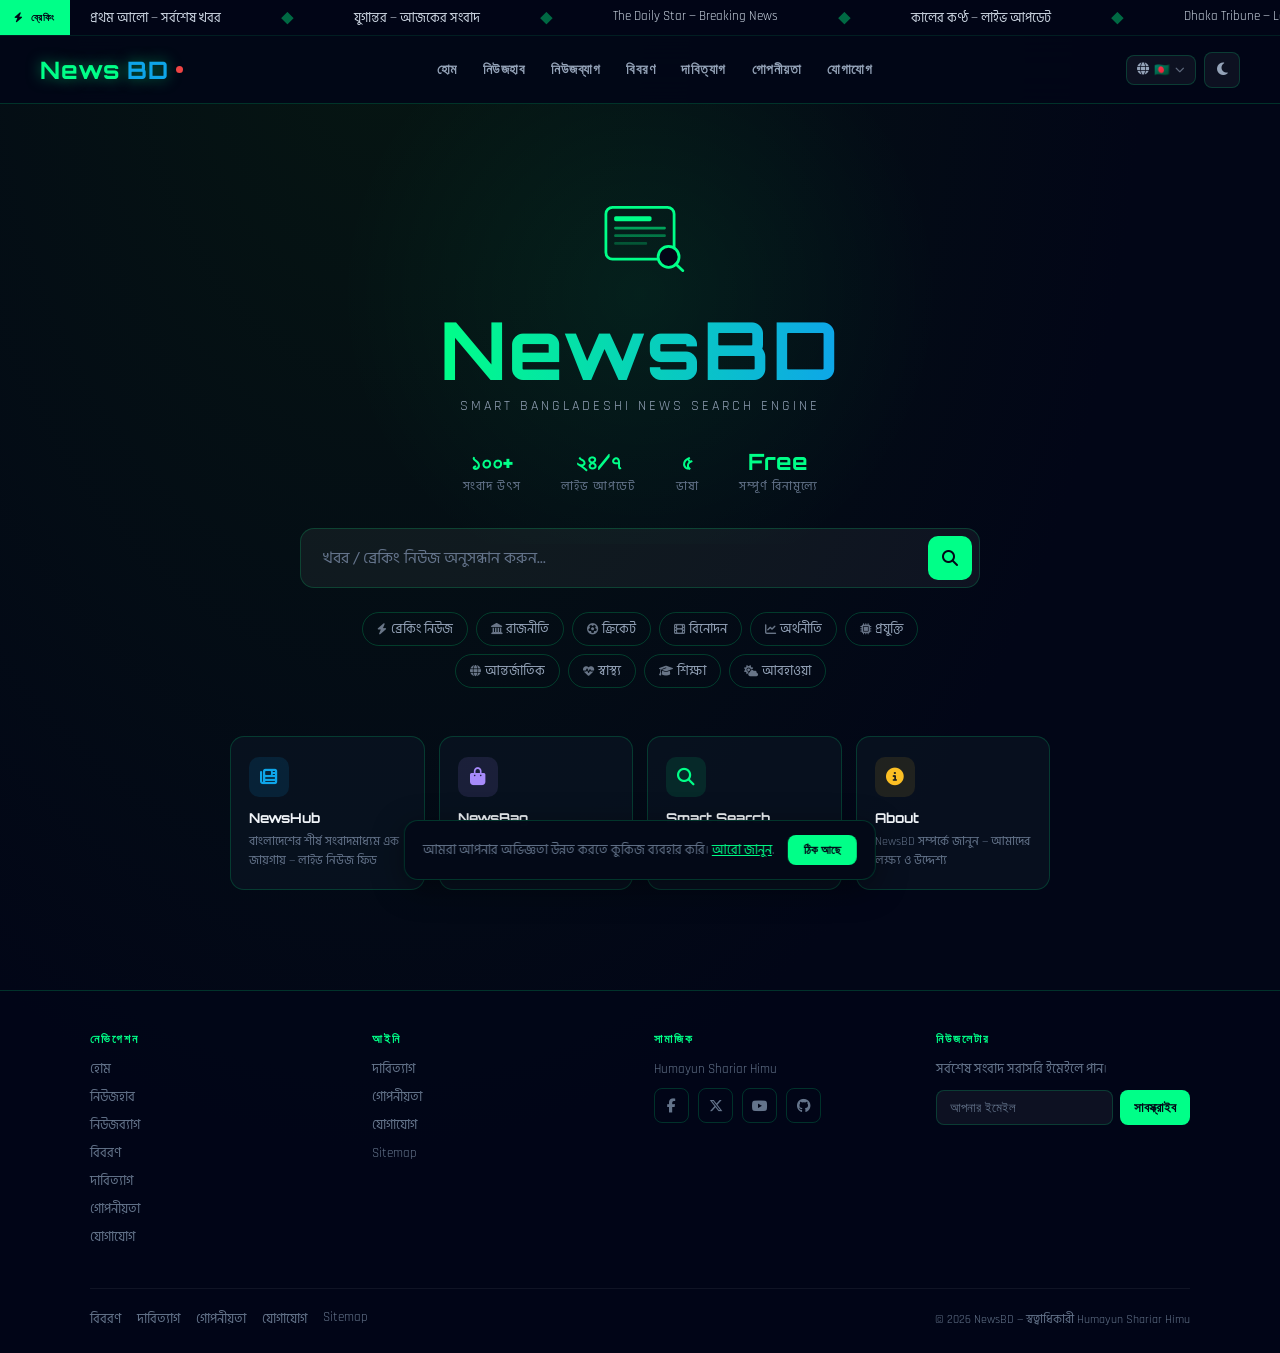
<file: index.html>
<!DOCTYPE html>
<html lang="bn" dir="ltr">
<head>
  <meta charset="UTF-8">
  <meta name="viewport" content="width=device-width, initial-scale=1.0, maximum-scale=5.0">
  <title>NewsBD | বাংলাদেশের সেরা নিউজ সার্চ ইঞ্জিন</title>
  <meta name="description" content="NewsBD — বাংলাদেশের সবচেয়ে স্মার্ট নিউজ সার্চ ইঞ্জিন। প্রথম আলো, যুগান্তর, Daily Star সহ সকল সংবাদপত্র এক জায়গায়। ব্রেকিং নিউজ, রাজনীতি, খেলাধুলা, অর্থনীতি।">
  <meta name="keywords" content="Bangladesh news, BD news, NewsBD, Bangla news, প্রথম আলো, যুগান্তর, Daily Star, ব্রেকিং নিউজ, বাংলাদেশ সংবাদ, news aggregator">
  <meta name="robots" content="index, follow, max-image-preview:large, max-snippet:-1, max-video-preview:-1">
  <meta name="author" content="Humayun Shariar Himu">
  <meta name="theme-color" content="#00ff88">
  <meta name="mobile-web-app-capable" content="yes">
  <meta name="apple-mobile-web-app-capable" content="yes">
  <meta name="apple-mobile-web-app-status-bar-style" content="black-translucent">
  <meta name="apple-mobile-web-app-title" content="NewsBD">
  <meta name="application-name" content="NewsBD">
  <meta name="format-detection" content="telephone=no">
  <meta name="rating" content="general">
  <meta name="revisit-after" content="1 day">

  <!-- Open Graph -->
  <meta property="og:type" content="website">
  <meta property="og:url" content="https://newsbd.psychotech.top/">
  <meta property="og:title" content="NewsBD | বাংলাদেশের সেরা নিউজ সার্চ ইঞ্জিন">
  <meta property="og:description" content="সকল বাংলাদেশী সংবাদপত্র এক জায়গায় — NewsBD। ব্রেকিং নিউজ, রাজনীতি, খেলাধুলা, অর্থনীতি ও আরো।">
  <meta property="og:image" content="https://newsbd.psychotech.top/newsbd_cover.png">
  <meta property="og:image:width" content="1280">
  <meta property="og:image:height" content="720">
  <meta property="og:image:alt" content="NewsBD — Bangladesh News Search Engine">
  <meta property="og:locale" content="bn_BD">
  <meta property="og:locale:alternate" content="en_US">
  <meta property="og:site_name" content="NewsBD">

  <!-- Twitter Card -->
  <meta name="twitter:card" content="summary_large_image">
  <meta name="twitter:site" content="@HumayunShariarHimu">
  <meta name="twitter:creator" content="@HumayunShariarHimu">
  <meta name="twitter:title" content="NewsBD | Bangladesh News Search Engine">
  <meta name="twitter:description" content="All Bangladeshi newspapers in one place. Search breaking news, politics, sports and more.">
  <meta name="twitter:image" content="https://newsbd.psychotech.top/newsbd_cover.png">

  <!-- hreflang -->
  <link rel="alternate" hreflang="bn" href="https://newsbd.psychotech.top/">
  <link rel="alternate" hreflang="en" href="https://newsbd.psychotech.top/">
  <link rel="alternate" hreflang="x-default" href="https://newsbd.psychotech.top/">

  <!-- Icons & PWA -->
  <link rel="icon" href="./newsbd.png" type="image/png">
  <link rel="apple-touch-icon" href="./newsbd.png">
  <link rel="manifest" href="./manifest.json">
  <link rel="canonical" href="https://newsbd.psychotech.top/">

  <!-- Preconnect -->
  <link rel="preconnect" href="https://fonts.googleapis.com">
  <link rel="preconnect" href="https://fonts.gstatic.com" crossorigin>
  <link rel="preconnect" href="https://cdnjs.cloudflare.com">

  <!-- Styles -->
  <link rel="stylesheet" href="./shared.css">
  <link rel="stylesheet" href="https://cdnjs.cloudflare.com/ajax/libs/font-awesome/6.4.0/css/all.min.css">

  <!-- Structured Data -->
  <script type="application/ld+json">
  {
    "@context": "https://schema.org",
    "@type": "WebSite",
    "name": "NewsBD",
    "alternateName": ["নিউজবিডি", "Bangladesh News Search"],
    "url": "https://newsbd.psychotech.top",
    "description": "NewsBD is Bangladesh's smartest news search engine — all newspapers in one place.",
    "inLanguage": ["bn", "en"],
    "potentialAction": {
      "@type": "SearchAction",
      "target": { "@type": "EntryPoint", "urlTemplate": "https://newsbd.psychotech.top/search.html?q={search_term_string}" },
      "query-input": "required name=search_term_string"
    },
    "publisher": {
      "@type": "Person",
      "name": "Humayun Shariar Himu",
      "url": "https://newsbd.psychotech.top/humayun_shariar_himu.html"
    }
  }
  </script>
  <script type="application/ld+json">
  {
    "@context": "https://schema.org",
    "@type": "Organization",
    "name": "NewsBD",
    "url": "https://newsbd.psychotech.top",
    "logo": "https://newsbd.psychotech.top/newsbd.png",
    "sameAs": [
      "https://www.facebook.com/humayunshariarhimu",
      "https://twitter.com/HumayunShariarHimu"
    ]
  }
  </script>

  <!-- Google Analytics -->
  <script async src="https://www.googletagmanager.com/gtag/js?id=G-GSKWQGGTLK"></script>
  <script>window.dataLayer=window.dataLayer||[];function gtag(){dataLayer.push(arguments);}gtag('js',new Date());gtag('config','G-GSKWQGGTLK',{anonymize_ip:true});</script>

  <style>
    /* ── HERO ─────────────────────────── */
    .hero {
      flex:1; display:flex; flex-direction:column;
      align-items:center; justify-content:center;
      padding:clamp(28px,6vw,80px) 20px clamp(40px,8vw,100px);
      text-align:center; position:relative; overflow:hidden;
    }
    .hero::before {
      content:''; position:absolute;
      width:700px; height:500px;
      background:radial-gradient(circle,rgba(0,255,136,0.07) 0%,transparent 70%);
      top:-60px; left:50%; transform:translateX(-50%);
      pointer-events:none;
    }
    .hero-logo svg {
      width:clamp(70px,16vw,110px);
      animation:pulse-glow 3s ease-in-out infinite;
    }
    .hero-title {
      font-family:'Orbitron',sans-serif;
      font-size:clamp(2.4rem,10vw,5rem);
      font-weight:700;
      background:linear-gradient(90deg,var(--primary) 0%,var(--secondary) 100%);
      -webkit-background-clip:text; -webkit-text-fill-color:transparent; background-clip:text;
      letter-spacing:2px; margin:8px 0 4px; line-height:1.1;
    }
    .hero-sub {
      font-size:clamp(0.65rem,2.2vw,0.85rem);
      color:#94a3b8; letter-spacing:3px; text-transform:uppercase; margin-bottom:32px;
    }
    /* Stats bar */
    .hero-stats {
      display:flex; gap:clamp(16px,4vw,40px); margin-bottom:32px;
      flex-wrap:wrap; justify-content:center;
    }
    .hero-stat { text-align:center; }
    .hero-stat strong { display:block; font-family:'Orbitron',sans-serif; font-size:clamp(1rem,3vw,1.4rem); color:var(--primary); }
    .hero-stat span { font-size:0.72rem; color:var(--muted); letter-spacing:1px; text-transform:uppercase; }

    /* Trending tags */
    .trending { display:flex; flex-wrap:wrap; justify-content:center; gap:8px; margin-top:24px; max-width:660px; }
    .tag { padding:6px 14px; border:1px solid rgba(0,255,136,0.2); border-radius:100px; font-size:0.8rem; color:#94a3b8; cursor:pointer; transition:all 0.2s; white-space:nowrap; }
    .tag:hover { border-color:var(--primary); color:var(--primary); background:rgba(0,255,136,0.06); }
    .tag i { font-size:0.7rem; margin-right:4px; opacity:0.7; }

    /* Feature cards */
    .features { display:grid; grid-template-columns:repeat(auto-fit,minmax(190px,1fr)); gap:14px; width:100%; max-width:820px; margin-top:48px; }
    .feat-card { padding:20px 18px; border-radius:14px; background:var(--card); border:1px solid var(--glass-border); text-align:left; text-decoration:none; display:block; transition:all 0.25s; }
    .feat-card:hover { border-color:rgba(0,255,136,0.4); background:rgba(0,255,136,0.04); transform:translateY(-3px); box-shadow:0 12px 32px rgba(0,0,0,0.3); }
    .feat-icon { width:40px; height:40px; border-radius:10px; background:rgba(0,255,136,0.1); display:flex; align-items:center; justify-content:center; font-size:1.1rem; color:var(--primary); margin-bottom:12px; }
    .feat-card h3 { font-family:'Orbitron',sans-serif; font-size:0.85rem; color:#f1f5f9; margin-bottom:6px; }
    .feat-card p { font-size:0.78rem; color:var(--muted); line-height:1.5; }
    .feat-card.hub .feat-icon { background:rgba(14,165,233,0.12); color:var(--secondary); }
    .feat-card.bag .feat-icon { background:rgba(167,139,250,0.12); color:var(--accent); }
    .feat-card.search .feat-icon { background:rgba(0,255,136,0.1); color:var(--primary); }
    .feat-card.about .feat-icon { background:rgba(251,191,36,0.1); color:#fbbf24; }

    @media(max-width:480px) {
      .features { grid-template-columns:1fr 1fr; }
      .feat-card { padding:14px 12px; }
      .feat-icon { width:34px; height:34px; font-size:0.95rem; }
      .feat-card h3 { font-size:0.76rem; }
      .feat-card p { font-size:0.72rem; }
    }
  </style>
</head>
<body>
  <div class="nb-page">
    <main class="hero" role="main">
      <div class="hero-logo anim-up">
        <svg viewBox="0 0 200 200" xmlns="http://www.w3.org/2000/svg" aria-hidden="true">
          <rect x="38" y="48" width="124" height="94" rx="12" fill="none" stroke="#00ff88" stroke-width="5"/>
          <rect x="53" y="64" width="68" height="9" rx="3" fill="#00ff88"/>
          <rect x="53" y="83" width="94" height="5" rx="2" fill="#00ff88" opacity="0.6"/>
          <rect x="53" y="97" width="94" height="5" rx="2" fill="#00ff88" opacity="0.4"/>
          <rect x="53" y="111" width="60" height="5" rx="2" fill="#00ff88" opacity="0.25"/>
          <circle cx="152" cy="138" r="19" stroke="#00ff88" stroke-width="5" fill="#020617"/>
          <line x1="165" y1="151" x2="178" y2="163" stroke="#00ff88" stroke-width="5" stroke-linecap="round"/>
        </svg>
      </div>
      <h1 class="hero-title anim-up anim-up-1">NewsBD</h1>
      <p class="hero-sub anim-up anim-up-2">Smart Bangladeshi News Search Engine</p>

      <div class="hero-stats anim-up anim-up-2">
        <div class="hero-stat"><strong>১০০+</strong><span>সংবাদ উৎস</span></div>
        <div class="hero-stat"><strong>২৪/৭</strong><span>লাইভ আপডেট</span></div>
        <div class="hero-stat"><strong>৫</strong><span>ভাষা</span></div>
        <div class="hero-stat"><strong>Free</strong><span>সম্পূর্ণ বিনামূল্যে</span></div>
      </div>

      <div class="nb-search-wrap anim-up anim-up-2" role="search">
        <input type="search" id="main-search" class="nb-search-input"
          placeholder="খবর / ব্রেকিং নিউজ অনুসন্ধান করুন..."
          data-i18n-ph="search_ph"
          autocomplete="off" spellcheck="false"
          aria-label="Search news">
        <button class="nb-search-btn" id="main-search-btn" aria-label="Search news">
          <i class="fa fa-search"></i>
        </button>
      </div>

      <div class="trending anim-up anim-up-3" role="navigation" aria-label="Trending topics">
        <div class="tag" data-q="ব্রেকিং নিউজ বাংলাদেশ"><i class="fa fa-bolt"></i>ব্রেকিং নিউজ</div>
        <div class="tag" data-q="রাজনীতি বাংলাদেশ"><i class="fa fa-landmark"></i>রাজনীতি</div>
        <div class="tag" data-q="ক্রিকেট বাংলাদেশ"><i class="fa fa-futbol"></i>ক্রিকেট</div>
        <div class="tag" data-q="বিনোদন ঢালিউড"><i class="fa fa-film"></i>বিনোদন</div>
        <div class="tag" data-q="অর্থনীতি বাংলাদেশ"><i class="fa fa-chart-line"></i>অর্থনীতি</div>
        <div class="tag" data-q="প্রযুক্তি সংবাদ"><i class="fa fa-microchip"></i>প্রযুক্তি</div>
        <div class="tag" data-q="আন্তর্জাতিক সংবাদ"><i class="fa fa-globe"></i>আন্তর্জাতিক</div>
        <div class="tag" data-q="স্বাস্থ্য সংবাদ বাংলাদেশ"><i class="fa fa-heart-pulse"></i>স্বাস্থ্য</div>
        <div class="tag" data-q="শিক্ষা বাংলাদেশ"><i class="fa fa-graduation-cap"></i>শিক্ষা</div>
        <div class="tag" data-q="Bangladesh weather today"><i class="fa fa-cloud-sun"></i>আবহাওয়া</div>
      </div>

      <div class="features anim-up anim-up-3">
        <a href="./newsbdhub.html" class="feat-card hub">
          <div class="feat-icon"><i class="fa fa-newspaper"></i></div>
          <h3>NewsHub</h3>
          <p>বাংলাদেশের শীর্ষ সংবাদমাধ্যম এক জায়গায় — লাইভ নিউজ ফিড</p>
        </a>
        <a href="./newsbag.html" class="feat-card bag">
          <div class="feat-icon"><i class="fa fa-bag-shopping"></i></div>
          <h3>NewsBag</h3>
          <p>বিশ্বের যেকোনো সংবাদ খুঁজুন — Global News Discovery</p>
        </a>
        <a href="./search.html" class="feat-card search">
          <div class="feat-icon"><i class="fa fa-magnifying-glass"></i></div>
          <h3>Smart Search</h3>
          <p>AI-powered সার্চ — সকল সংবাদ উৎস থেকে সেরা ফলাফল</p>
        </a>
        <a href="./description.html" class="feat-card about">
          <div class="feat-icon"><i class="fa fa-circle-info"></i></div>
          <h3>About</h3>
          <p>NewsBD সম্পর্কে জানুন — আমাদের লক্ষ্য ও উদ্দেশ্য</p>
        </a>
      </div>
    </main>
  </div>

  <script src="./nb-components.js"></script>
  <script>
    const CX_NEWSBD = '71bce4ff67b1745ad';
    function goSearch(q) {
      const query = (q || document.getElementById('main-search').value).trim();
      if (!query) return;
      window.location.href = `./search.html?cx=${encodeURIComponent(CX_NEWSBD)}&q=${encodeURIComponent(query)}&brand=NewsBD`;
    }
    document.getElementById('main-search-btn').addEventListener('click', () => goSearch());
    document.getElementById('main-search').addEventListener('keydown', e => { if (e.key === 'Enter') goSearch(); });
    document.querySelectorAll('.tag').forEach(t => t.addEventListener('click', () => goSearch(t.dataset.q)));
  </script>
</body>
</html>
</file>
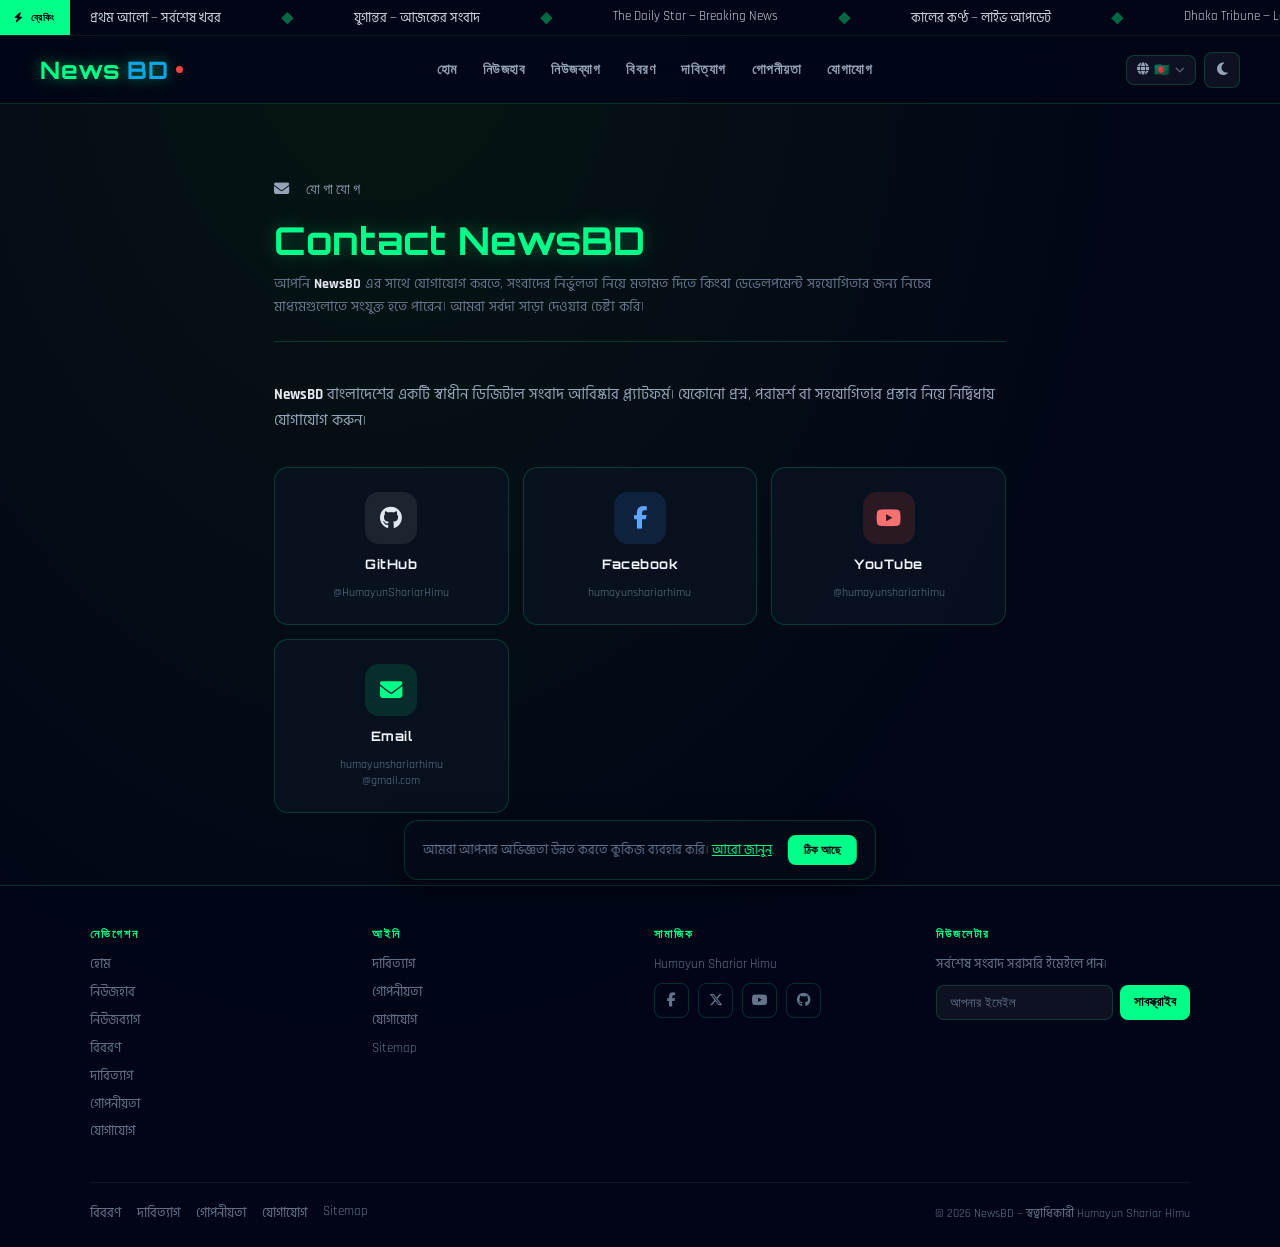
<file: contact.html>
<!DOCTYPE html>
<html lang="bn">
<head>
  <meta charset="UTF-8">
  <meta name="viewport" content="width=device-width, initial-scale=1.0, maximum-scale=1.0, user-scalable=no">
  <title>Contact | NewsBD</title>
  <meta name="description" content="NewsBD এর সাথে যোগাযোগ করুন। GitHub, Facebook, YouTube ও ইমেইল এর মাধ্যমে আমাদের সাথে সংযুক্ত হোন।">
  <meta name="robots" content="index, follow">
  <meta name="author" content="Humayun Shariar Himu">
  <meta name="theme-color" content="#00ff88">
  <meta property="og:title" content="Contact | NewsBD">
  <meta property="og:description" content="NewsBD এর সাথে যোগাযোগ করুন।">
  <meta property="og:type" content="website">
  <meta property="og:url" content="https://newsbd.psychotech.top/contact.html">
  <meta property="og:image" content="./newsbd_cover.png">
  <link rel="icon" href="./newsbd.png" type="image/png">
  <link rel="manifest" href="./manifest.json">
  <link rel="apple-touch-icon" href="./newsbd.png">
  <link rel="canonical" href="https://newsbd.psychotech.top/contact.html">
  <link rel="stylesheet" href="./shared.css">
  <link rel="stylesheet" href="https://cdnjs.cloudflare.com/ajax/libs/font-awesome/6.4.0/css/all.min.css">
  <style>
    .info-page {
      flex: 1;
      padding: clamp(36px,6vw,72px) clamp(16px,5vw,80px);
      max-width: 860px;
      margin: 0 auto;
      width: 100%;
    }
    .page-eyebrow {
      font-family: 'Orbitron', sans-serif;
      font-size: 0.72rem;
      letter-spacing: 3px;
      color: var(--muted);
      text-transform: uppercase;
      margin-bottom: 10px;
    }
    .info-page h1 {
      font-family: 'Orbitron', sans-serif;
      font-size: clamp(1.6rem, 5vw, 2.4rem);
      color: var(--primary);
      text-shadow: 0 0 18px rgba(0,255,136,0.3);
      margin-bottom: 10px;
      line-height: 1.2;
    }
    .info-page .page-sub {
      font-size: 0.9rem;
      color: var(--muted);
      margin-bottom: 40px;
      padding-bottom: 22px;
      border-bottom: 1px solid var(--glass-border);
      line-height: 1.6;
    }
    .info-page p {
      font-size: 0.95rem;
      color: #94a3b8;
      line-height: 1.75;
      margin-bottom: 14px;
    }
    .info-page a { color: var(--primary); text-decoration: none; }
    .info-page a:hover { color: #fff; }
    .info-page strong { color: #e2e8f0; }

    /* Contact cards grid */
    .contact-grid {
      display: grid;
      grid-template-columns: repeat(auto-fill, minmax(200px, 1fr));
      gap: 14px;
      margin-top: 32px;
    }
    .contact-card {
      background: var(--card);
      border: 1px solid var(--glass-border);
      border-radius: 14px;
      padding: 24px 20px;
      text-align: center;
      text-decoration: none;
      display: flex;
      flex-direction: column;
      align-items: center;
      gap: 12px;
      transition: all 0.25s;
      color: inherit;
    }
    .contact-card:hover {
      border-color: rgba(0,255,136,0.4);
      background: rgba(0,255,136,0.04);
      transform: translateY(-4px);
      box-shadow: 0 14px 36px rgba(0,0,0,0.3);
    }
    .contact-icon {
      width: 52px; height: 52px;
      border-radius: 14px;
      display: flex; align-items: center; justify-content: center;
      font-size: 1.4rem;
    }
    .contact-card h3 {
      font-family: 'Orbitron', sans-serif;
      font-size: 0.82rem;
      color: #f1f5f9;
      letter-spacing: 0.5px;
    }
    .contact-card span {
      font-size: 0.78rem;
      color: var(--muted);
    }
    .ic-github  { background: rgba(255,255,255,0.08); color: #e2e8f0; }
    .ic-fb      { background: rgba(59,130,246,0.15);  color: #60a5fa; }
    .ic-yt      { background: rgba(239,68,68,0.15);   color: #f87171; }
    .ic-mail    { background: rgba(0,255,136,0.12);   color: var(--primary); }
    .ic-web     { background: rgba(14,165,233,0.12);  color: var(--secondary); }

    @media(max-width:480px){
      .contact-grid { grid-template-columns: 1fr 1fr; }
      .contact-card { padding: 18px 12px; }
      .contact-icon { width: 44px; height: 44px; font-size: 1.2rem; }
    }
  </style>
  <script async src="https://www.googletagmanager.com/gtag/js?id=G-GSKWQGGTLK"></script>
  <script>window.dataLayer=window.dataLayer||[];function gtag(){dataLayer.push(arguments);}gtag('js',new Date());gtag('config','G-GSKWQGGTLK');</script>
</head>
<body>
  <div class="nb-page">
    <main class="info-page anim-up">

      <p class="page-eyebrow"><i class="fa fa-envelope"></i> &nbsp;যোগাযোগ</p>
      <h1>Contact NewsBD</h1>
      <p class="page-sub">
        আপনি <strong>NewsBD</strong> এর সাথে যোগাযোগ করতে, সংবাদের নির্ভুলতা নিয়ে মতামত দিতে
        কিংবা ডেভেলপমেন্ট সহযোগিতার জন্য নিচের মাধ্যমগুলোতে সংযুক্ত হতে পারেন।
        আমরা সর্বদা সাড়া দেওয়ার চেষ্টা করি।
      </p>

      <p>
        <strong>NewsBD</strong> বাংলাদেশের একটি স্বাধীন ডিজিটাল সংবাদ আবিষ্কার প্ল্যাটফর্ম।
        যেকোনো প্রশ্ন, পরামর্শ বা সহযোগিতার প্রস্তাব নিয়ে নির্দ্বিধায় যোগাযোগ করুন।
      </p>

      <div class="contact-grid">
        <a href="https://github.com/HumayunShariarHimu" target="_blank" rel="noopener" class="contact-card">
          <div class="contact-icon ic-github"><i class="fa-brands fa-github"></i></div>
          <h3>GitHub</h3>
          <span>@HumayunShariarHimu</span>
        </a>
        <a href="https://www.facebook.com/humayunshariarhimu" target="_blank" rel="noopener" class="contact-card">
          <div class="contact-icon ic-fb"><i class="fa-brands fa-facebook-f"></i></div>
          <h3>Facebook</h3>
          <span>humayunshariarhimu</span>
        </a>
        <a href="https://www.youtube.com/@humayunshariarhimu" target="_blank" rel="noopener" class="contact-card">
          <div class="contact-icon ic-yt"><i class="fa-brands fa-youtube"></i></div>
          <h3>YouTube</h3>
          <span>@humayunshariarhimu</span>
        </a>
        <a href="mailto:humayunshariarhimu@gmail.com" class="contact-card">
          <div class="contact-icon ic-mail"><i class="fa fa-envelope"></i></div>
          <h3>Email</h3>
          <span>humayunshariarhimu<br>@gmail.com</span>
        </a>
 
      </div>

    </main>
  </div>
  <script src="./nb-components.js"></script>
</body>
</html>
</file>
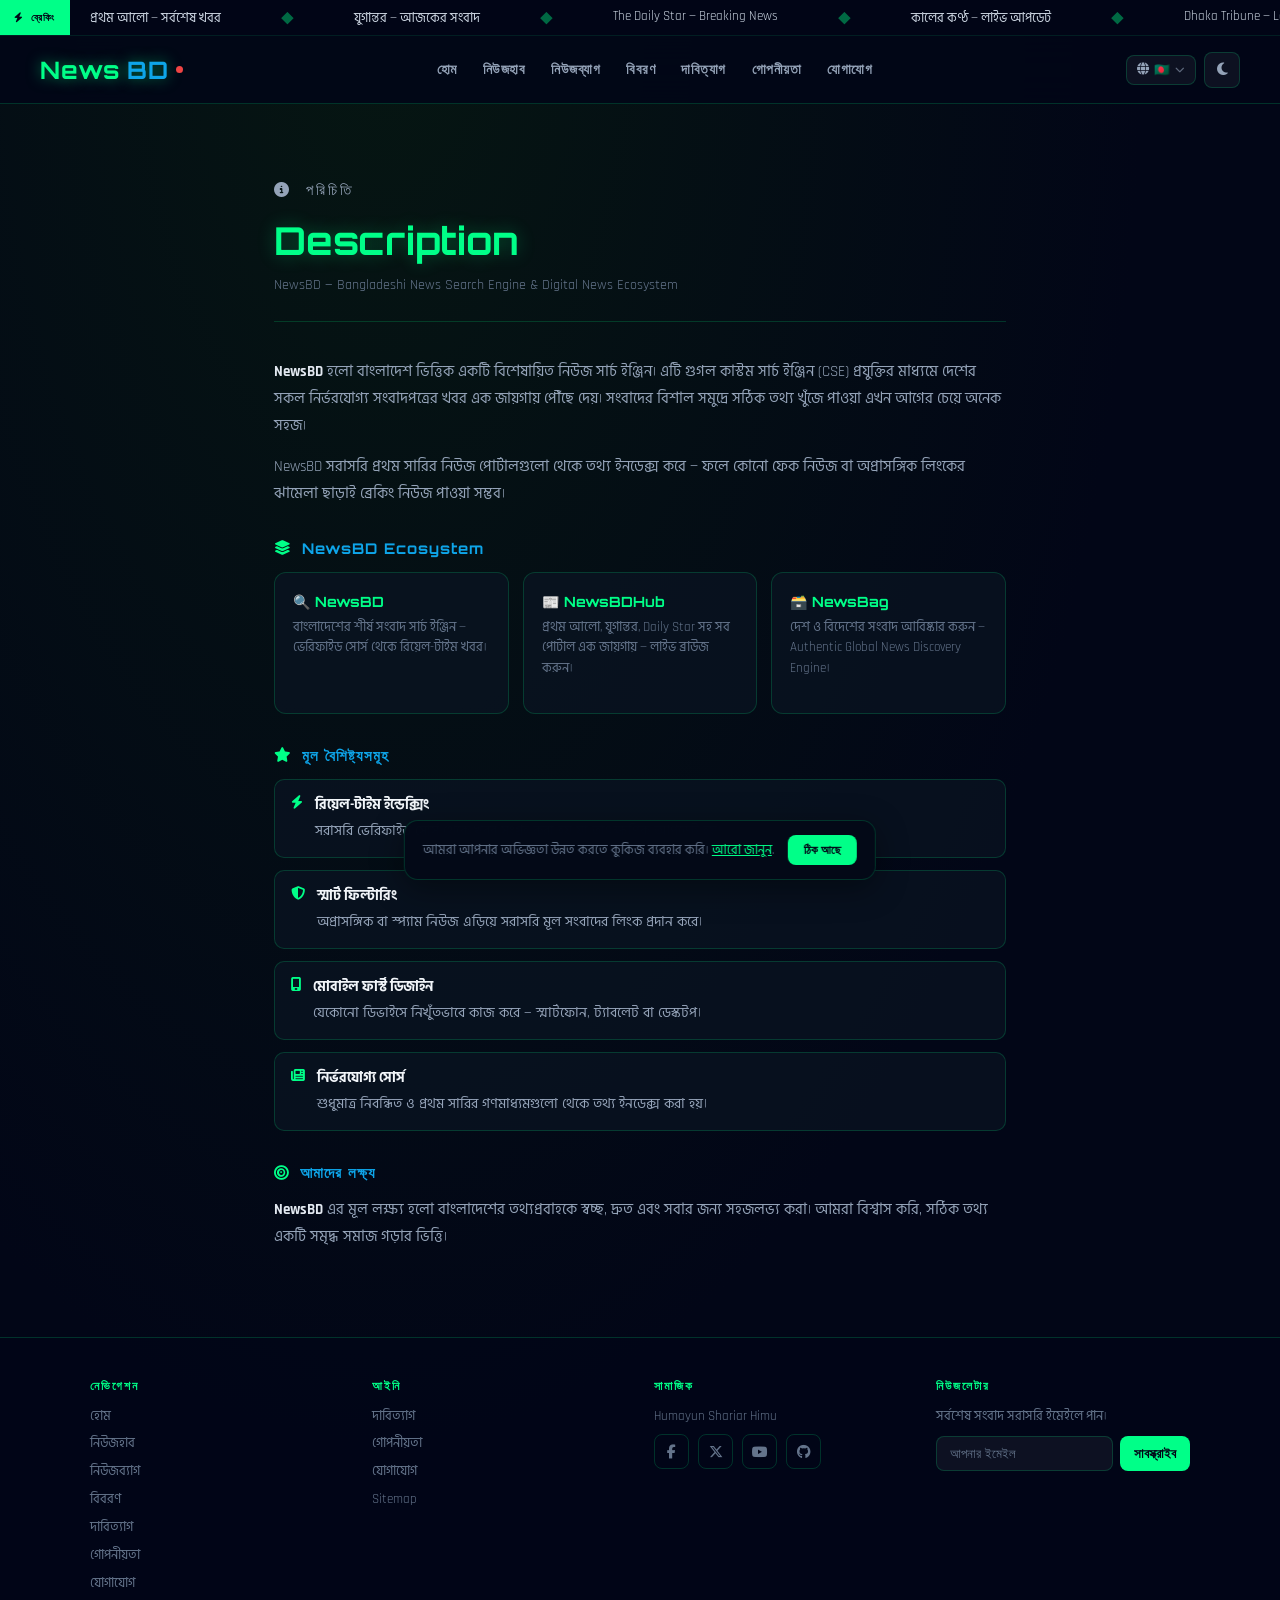
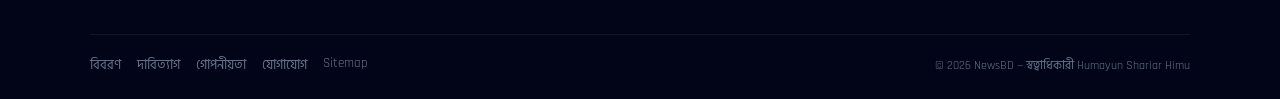
<file: description.html>
<!DOCTYPE html>
<html lang="bn">
<head>
  <meta charset="UTF-8">
  <meta name="viewport" content="width=device-width, initial-scale=1.0, maximum-scale=1.0, user-scalable=no">
  <title>Description | NewsBD</title>
  <meta name="description" content="NewsBD হলো বাংলাদেশের একটি বিশেষায়িত নিউজ সার্চ ইঞ্জিন — রিয়েল-টাইম খবর, NewsHub এবং NewsBag সহ পূর্ণাঙ্গ ডিজিটাল নিউজ ইকোসিস্টেম।">
  <meta name="robots" content="index, follow">
  <meta name="author" content="Humayun Shariar Himu">
  <meta name="theme-color" content="#00ff88">
  <meta property="og:title" content="Description | NewsBD">
  <meta property="og:description" content="NewsBD সম্পর্কে বিস্তারিত জানুন।">
  <meta property="og:type" content="website">
  <meta property="og:url" content="https://newsbd.psychotech.top/description.html">
  <meta property="og:image" content="./newsbd_cover.png">
  <link rel="icon" href="./newsbd.png" type="image/png">
  <link rel="manifest" href="./manifest.json">
  <link rel="apple-touch-icon" href="./newsbd.png">
  <link rel="canonical" href="https://newsbd.psychotech.top/description.html">
  <link rel="stylesheet" href="./shared.css">
  <link rel="stylesheet" href="https://cdnjs.cloudflare.com/ajax/libs/font-awesome/6.4.0/css/all.min.css">
  <style>
    .info-page {
      flex: 1;
      padding: clamp(36px,6vw,72px) clamp(16px,5vw,80px);
      max-width: 860px;
      margin: 0 auto;
      width: 100%;
    }
    .page-eyebrow {
      font-family: 'Orbitron', sans-serif;
      font-size: 0.72rem;
      letter-spacing: 3px;
      color: var(--muted);
      text-transform: uppercase;
      margin-bottom: 10px;
    }
    .info-page h1 {
      font-family: 'Orbitron', sans-serif;
      font-size: clamp(1.6rem, 5vw, 2.4rem);
      color: var(--primary);
      text-shadow: 0 0 18px rgba(0,255,136,0.3);
      margin-bottom: 10px;
      line-height: 1.2;
    }
    .info-page .page-sub {
      font-size: 0.9rem;
      color: var(--muted);
      margin-bottom: 36px;
      padding-bottom: 22px;
      border-bottom: 1px solid var(--glass-border);
    }
    .info-page h2 {
      font-family: 'Orbitron', sans-serif;
      font-size: 0.92rem;
      color: var(--secondary);
      letter-spacing: 1px;
      margin: 32px 0 14px;
      display: flex;
      align-items: center;
      gap: 10px;
    }
    .info-page h2 i { color: var(--primary); }
    .info-page p {
      font-size: 0.95rem;
      color: #94a3b8;
      line-height: 1.78;
      margin-bottom: 14px;
    }
    .info-page strong { color: #e2e8f0; }
    .info-page a { color: var(--primary); text-decoration: none; }
    .info-page a:hover { color: #fff; }
    .feature-list {
      list-style: none;
      padding: 0;
      display: flex;
      flex-direction: column;
      gap: 12px;
      margin-bottom: 20px;
    }
    .feature-list li {
      display: flex;
      align-items: flex-start;
      gap: 12px;
      background: var(--card);
      border: 1px solid var(--glass-border);
      border-radius: 10px;
      padding: 14px 16px;
      font-size: 0.9rem;
      color: #94a3b8;
      line-height: 1.6;
    }
    .feature-list li i {
      color: var(--primary);
      margin-top: 2px;
      flex-shrink: 0;
      font-size: 0.85rem;
    }
    .feature-list li strong { color: #f1f5f9; display: block; margin-bottom: 3px; }

    .product-cards {
      display: grid;
      grid-template-columns: repeat(auto-fit, minmax(210px, 1fr));
      gap: 14px;
      margin: 14px 0 30px;
    }
    .product-card {
      background: var(--card);
      border: 1px solid var(--glass-border);
      border-radius: 12px;
      padding: 20px 18px;
      text-decoration: none;
      transition: all 0.25s;
      display: block;
    }
    .product-card:hover {
      border-color: rgba(0,255,136,0.4);
      background: rgba(0,255,136,0.04);
      transform: translateY(-3px);
    }
    .product-card h3 { font-family: 'Orbitron',sans-serif; font-size: 0.88rem; color: var(--primary); margin-bottom: 8px; }
    .product-card p  { font-size: 0.82rem; color: var(--muted); line-height: 1.55; }
  </style>
  <script async src="https://www.googletagmanager.com/gtag/js?id=G-GSKWQGGTLK"></script>
  <script>window.dataLayer=window.dataLayer||[];function gtag(){dataLayer.push(arguments);}gtag('js',new Date());gtag('config','G-GSKWQGGTLK');</script>
</head>
<body>
  <div class="nb-page">
    <main class="info-page anim-up">

      <p class="page-eyebrow"><i class="fa fa-circle-info"></i> &nbsp;পরিচিতি</p>
      <h1>Description</h1>
      <p class="page-sub">NewsBD — Bangladeshi News Search Engine &amp; Digital News Ecosystem</p>

      <p>
        <strong>NewsBD</strong> হলো বাংলাদেশ ভিত্তিক একটি বিশেষায়িত নিউজ সার্চ ইঞ্জিন।
        এটি গুগল কাস্টম সার্চ ইঞ্জিন (CSE) প্রযুক্তির মাধ্যমে দেশের সকল নির্ভরযোগ্য
        সংবাদপত্রের খবর এক জায়গায় পৌঁছে দেয়। সংবাদের বিশাল সমুদ্রে সঠিক তথ্য খুঁজে পাওয়া
        এখন আগের চেয়ে অনেক সহজ।
      </p>
      <p>
        NewsBD সরাসরি প্রথম সারির নিউজ পোর্টালগুলো থেকে তথ্য ইনডেক্স করে — ফলে কোনো ফেক
        নিউজ বা অপ্রাসঙ্গিক লিংকের ঝামেলা ছাড়াই ব্রেকিং নিউজ পাওয়া সম্ভব।
      </p>

      <h2><i class="fa fa-layer-group"></i> NewsBD Ecosystem</h2>
      <div class="product-cards">
        <a href="./index.html" class="product-card">
          <h3>🔍 NewsBD</h3>
          <p>বাংলাদেশের শীর্ষ সংবাদ সার্চ ইঞ্জিন — ভেরিফাইড সোর্স থেকে রিয়েল-টাইম খবর।</p>
        </a>
        <a href="./newsbdhub.html" class="product-card">
          <h3>📰 NewsBDHub</h3>
          <p>প্রথম আলো, যুগান্তর, Daily Star সহ সব পোর্টাল এক জায়গায় — লাইভ ব্রাউজ করুন।</p>
        </a>
        <a href="./newsbag.html" class="product-card">
          <h3>🗃️ NewsBag</h3>
          <p>দেশ ও বিদেশের সংবাদ আবিষ্কার করুন — Authentic Global News Discovery Engine।</p>
        </a>
      </div>

      <h2><i class="fa fa-star"></i> মূল বৈশিষ্ট্যসমূহ</h2>
      <ul class="feature-list">
        <li>
          <i class="fa fa-bolt"></i>
          <div><strong>রিয়েল-টাইম ইন্ডেক্সিং</strong>সরাসরি ভেরিফাইড সোর্স থেকে খবর সংগ্রহ করা হয় যা তাৎক্ষণিক আপডেট হয়।</div>
        </li>
        <li>
          <i class="fa fa-shield-halved"></i>
          <div><strong>স্মার্ট ফিল্টারিং</strong>অপ্রাসঙ্গিক বা স্প্যাম নিউজ এড়িয়ে সরাসরি মূল সংবাদের লিংক প্রদান করে।</div>
        </li>
            
        <li>
          <i class="fa fa-mobile-screen"></i>
          <div><strong>মোবাইল ফার্স্ট ডিজাইন</strong>যেকোনো ডিভাইসে নিখুঁতভাবে কাজ করে — স্মার্টফোন, ট্যাবলেট বা ডেস্কটপ।</div>
        </li>
        <li>
          <i class="fa fa-newspaper"></i>
          <div><strong>নির্ভরযোগ্য সোর্স</strong>শুধুমাত্র নিবন্ধিত ও প্রথম সারির গণমাধ্যমগুলো থেকে তথ্য ইনডেক্স করা হয়।</div>
        </li>
      </ul>

      <h2><i class="fa fa-bullseye"></i> আমাদের লক্ষ্য</h2>
      <p>
        <strong>NewsBD</strong> এর মূল লক্ষ্য হলো বাংলাদেশের তথ্যপ্রবাহকে স্বচ্ছ, দ্রুত এবং
        সবার জন্য সহজলভ্য করা। আমরা বিশ্বাস করি, সঠিক তথ্য একটি সমৃদ্ধ সমাজ গড়ার
        ভিত্তি।
      </p>

    </main>
  </div>
  <script src="./nb-components.js"></script>
</body>
</html>
</file>
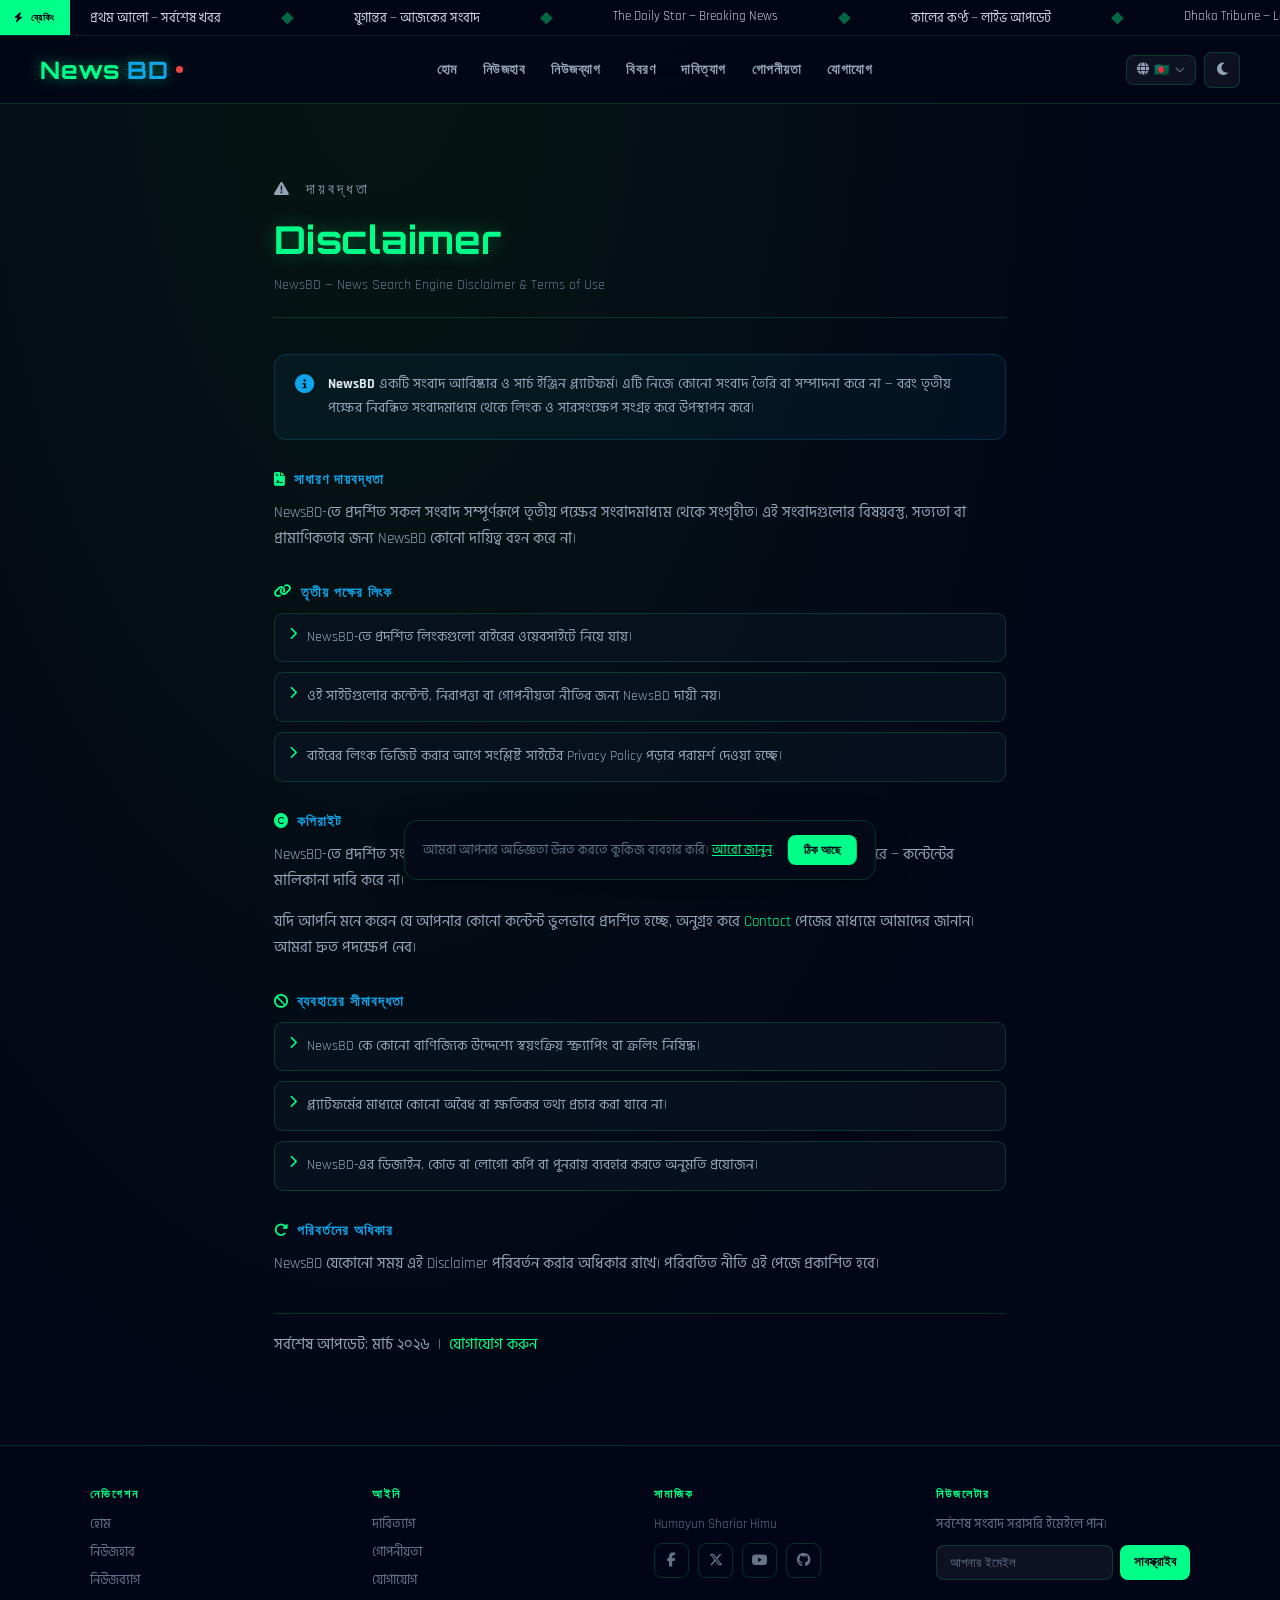
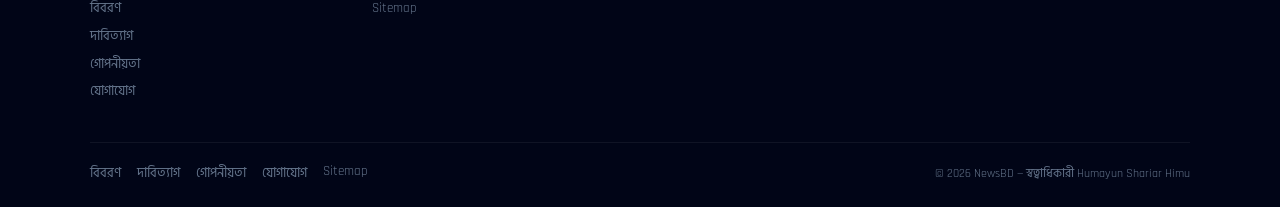
<file: disclaimer.html>
<!DOCTYPE html>
<html lang="bn">
<head>
  <meta charset="UTF-8">
  <meta name="viewport" content="width=device-width, initial-scale=1.0, maximum-scale=1.0, user-scalable=no">
  <title>Disclaimer | NewsBD</title>
  <meta name="description" content="NewsBD Disclaimer — NewsBD একটি নিউজ সার্চ ইঞ্জিন। এটি নিজে সংবাদ তৈরি করে না, বরং তৃতীয় পক্ষের উৎস থেকে সংবাদ সংগ্রহ করে।">
  <meta name="robots" content="index, follow">
  <meta name="author" content="Humayun Shariar Himu">
  <meta name="theme-color" content="#00ff88">
  <meta property="og:title" content="Disclaimer | NewsBD">
  <meta property="og:type" content="website">
  <meta property="og:url" content="https://newsbd.psychotech.top/disclaimer.html">
  <meta property="og:image" content="./newsbd_cover.png">
  <link rel="icon" href="./newsbd.png" type="image/png">
  <link rel="manifest" href="./manifest.json">
  <link rel="apple-touch-icon" href="./newsbd.png">
  <link rel="canonical" href="https://newsbd.psychotech.top/disclaimer.html">
  <link rel="stylesheet" href="./shared.css">
  <link rel="stylesheet" href="https://cdnjs.cloudflare.com/ajax/libs/font-awesome/6.4.0/css/all.min.css">
  <style>
    .info-page {
      flex: 1;
      padding: clamp(36px,6vw,72px) clamp(16px,5vw,80px);
      max-width: 860px;
      margin: 0 auto;
      width: 100%;
    }
    .page-eyebrow {
      font-family: 'Orbitron', sans-serif;
      font-size: 0.72rem;
      letter-spacing: 3px;
      color: var(--muted);
      text-transform: uppercase;
      margin-bottom: 10px;
    }
    .info-page h1 {
      font-family: 'Orbitron', sans-serif;
      font-size: clamp(1.6rem, 5vw, 2.4rem);
      color: var(--primary);
      text-shadow: 0 0 18px rgba(0,255,136,0.3);
      margin-bottom: 10px;
      line-height: 1.2;
    }
    .info-page .page-sub {
      font-size: 0.85rem;
      color: var(--muted);
      margin-bottom: 36px;
      padding-bottom: 20px;
      border-bottom: 1px solid var(--glass-border);
    }
    .info-page h2 {
      font-family: 'Orbitron', sans-serif;
      font-size: 0.88rem;
      color: var(--secondary);
      letter-spacing: 1px;
      margin: 30px 0 12px;
      display: flex; align-items: center; gap: 8px;
    }
    .info-page h2 i { color: var(--primary); }
    .info-page p {
      font-size: 0.93rem;
      color: #94a3b8;
      line-height: 1.78;
      margin-bottom: 14px;
    }
    .info-page strong { color: #e2e8f0; }
    .info-page a { color: var(--primary); text-decoration: none; }
    .info-page a:hover { color: #fff; }
    .info-page ul {
      list-style: none;
      padding: 0;
      display: flex;
      flex-direction: column;
      gap: 10px;
      margin-bottom: 18px;
    }
    .info-page ul li {
      display: flex;
      gap: 10px;
      font-size: 0.9rem;
      color: #94a3b8;
      line-height: 1.65;
      padding: 12px 14px;
      background: var(--card);
      border: 1px solid var(--glass-border);
      border-radius: 9px;
    }
    .info-page ul li i { color: var(--primary); flex-shrink: 0; margin-top: 2px; font-size: 0.8rem; }
    .notice-box {
      background: rgba(14,165,233,0.06);
      border: 1px solid rgba(14,165,233,0.2);
      border-radius: 12px;
      padding: 18px 20px;
      margin: 24px 0;
      display: flex;
      gap: 14px;
      align-items: flex-start;
    }
    .notice-box i { color: var(--secondary); font-size: 1.2rem; flex-shrink: 0; margin-top: 2px; }
    .notice-box p { font-size: 0.88rem; color: #94a3b8; margin: 0; line-height: 1.7; }
    .last-updated { font-size: 0.78rem; color: #475569; margin-top: 36px; padding-top: 18px; border-top: 1px solid var(--glass-border); }
  </style>
  <script async src="https://www.googletagmanager.com/gtag/js?id=G-GSKWQGGTLK"></script>
  <script>window.dataLayer=window.dataLayer||[];function gtag(){dataLayer.push(arguments);}gtag('js',new Date());gtag('config','G-GSKWQGGTLK');</script>
</head>
<body>
  <div class="nb-page">
    <main class="info-page anim-up">

      <p class="page-eyebrow"><i class="fa fa-triangle-exclamation"></i> &nbsp;দায়বদ্ধতা</p>
      <h1>Disclaimer</h1>
      <p class="page-sub">NewsBD — News Search Engine Disclaimer &amp; Terms of Use</p>

      <div class="notice-box">
        <i class="fa fa-circle-info"></i>
        <p>
          <strong>NewsBD</strong> একটি সংবাদ আবিষ্কার ও সার্চ ইঞ্জিন প্ল্যাটফর্ম।
          এটি নিজে কোনো সংবাদ তৈরি বা সম্পাদনা করে না — বরং তৃতীয় পক্ষের
          নিবন্ধিত সংবাদমাধ্যম থেকে লিংক ও সারসংক্ষেপ সংগ্রহ করে উপস্থাপন করে।
        </p>
      </div>

      <h2><i class="fa fa-file-contract"></i> সাধারণ দায়বদ্ধতা</h2>
      <p>
        NewsBD-তে প্রদর্শিত সকল সংবাদ সম্পূর্ণরূপে তৃতীয় পক্ষের সংবাদমাধ্যম থেকে
        সংগৃহীত। এই সংবাদগুলোর বিষয়বস্তু, সত্যতা বা প্রামাণিকতার জন্য NewsBD
        কোনো দায়িত্ব বহন করে না।
      </p>

      <h2><i class="fa fa-link"></i> তৃতীয় পক্ষের লিংক</h2>
      <ul>
        <li><i class="fa fa-chevron-right"></i>NewsBD-তে প্রদর্শিত লিংকগুলো বাইরের ওয়েবসাইটে নিয়ে যায়।</li>
        <li><i class="fa fa-chevron-right"></i>ওই সাইটগুলোর কন্টেন্ট, নিরাপত্তা বা গোপনীয়তা নীতির জন্য NewsBD দায়ী নয়।</li>
        <li><i class="fa fa-chevron-right"></i>বাইরের লিংক ভিজিট করার আগে সংশ্লিষ্ট সাইটের Privacy Policy পড়ার পরামর্শ দেওয়া হচ্ছে।</li>
      </ul>

      <h2><i class="fa fa-copyright"></i> কপিরাইট</h2>
      <p>
        NewsBD-তে প্রদর্শিত সংবাদের কপিরাইট সম্পূর্ণভাবে মূল প্রকাশকের।
        NewsBD শুধুমাত্র সার্চ ইন্টারফেস প্রদান করে — কন্টেন্টের মালিকানা দাবি করে না।
      </p>
      <p>
        যদি আপনি মনে করেন যে আপনার কোনো কন্টেন্ট ভুলভাবে প্রদর্শিত হচ্ছে,
        অনুগ্রহ করে <a href="./contact.html">Contact</a> পেজের মাধ্যমে আমাদের
        জানান। আমরা দ্রুত পদক্ষেপ নেব।
      </p>

      <h2><i class="fa fa-ban"></i> ব্যবহারের সীমাবদ্ধতা</h2>
      <ul>
        <li><i class="fa fa-chevron-right"></i>NewsBD কে কোনো বাণিজ্যিক উদ্দেশ্যে স্বয়ংক্রিয় স্ক্র্যাপিং বা ক্রলিং নিষিদ্ধ।</li>
        <li><i class="fa fa-chevron-right"></i>প্ল্যাটফর্মের মাধ্যমে কোনো অবৈধ বা ক্ষতিকর তথ্য প্রচার করা যাবে না।</li>
        <li><i class="fa fa-chevron-right"></i>NewsBD-এর ডিজাইন, কোড বা লোগো কপি বা পুনরায় ব্যবহার করতে অনুমতি প্রয়োজন।</li>
      </ul>

      <h2><i class="fa fa-rotate-right"></i> পরিবর্তনের অধিকার</h2>
      <p>
        NewsBD যেকোনো সময় এই Disclaimer পরিবর্তন করার অধিকার রাখে।
        পরিবর্তিত নীতি এই পেজে প্রকাশিত হবে।
      </p>

      <p class="last-updated">সর্বশেষ আপডেট: মার্চ ২০২৬ &nbsp;|&nbsp; <a href="./contact.html">যোগাযোগ করুন</a></p>

    </main>
  </div>
  <script src="./nb-components.js"></script>
</body>
</html>
</file>
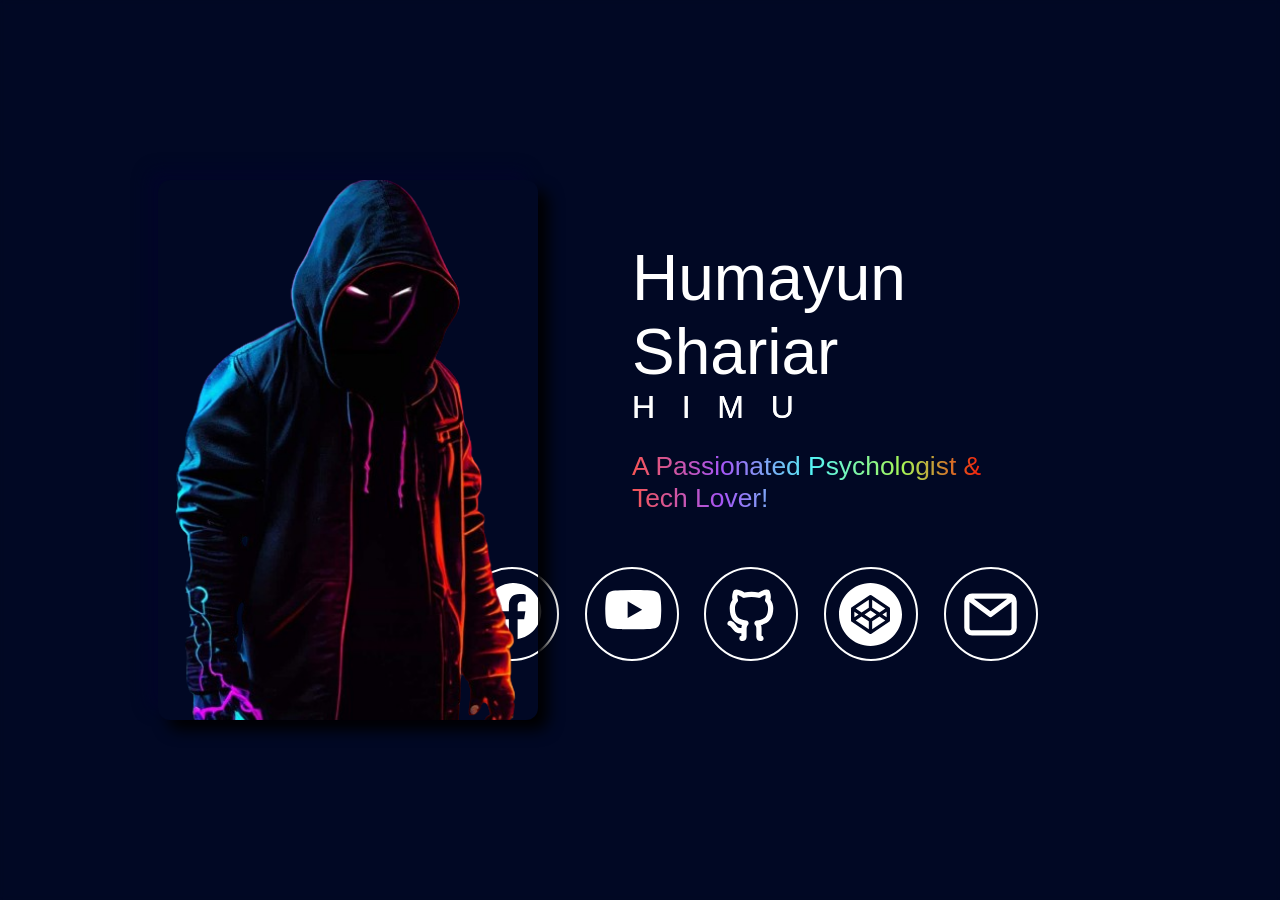
<file: humayun_shariar_himu.html>
<!DOCTYPE html>
<html lang="en" >
<head>
  <meta charset="UTF-8">
  <title>Humayun Shariar Himu</title>
<!-- SEO Meta Tags -->
<meta name="title" content="Humayun Shariar Himu — Owner & Founder of NewsBD">
<meta name="description" content="Humayun Shariar Himu, Owner & Founder of NewsBD, is a passionate psychologist and AI innovator from Bangladesh. Explore his work in Cognitive AI, BrainGuru, NewsBD projects, and technology-driven psychological solutions.">
<meta name="keywords" content="Humayun Shariar Himu, NewsBD, Owner, Founder, Humayun Shariar Himu">
<meta name="author" content="Humayun Shariar Himu">
<meta name="robots" content="index, follow">
<meta name="language" content="Bangla, English">

<!-- Canonical URL -->
<link rel="canonical" href="./humayun_shariar_himu.html">

<!-- Open Graph Meta Tags -->
<meta property="og:type" content="website">
<meta property="og:title" content="Humayun Shariar Himu — Owner & Founder of NewsBD">
<meta property="og:description" content="Humayun Shariar Himu, Owner & Founder of NewsBD, is a passionate psychologist and AI innovator from Bangladesh. Explore his work in Cognitive AI, BrainGuru, NewsBD projects, and technology-driven psychological solutions.">
<meta property="og:image" content="./newsbd_cover.png">
<meta property="og:url" content="./humayun_shariar_himu.html">
<meta property="og:site_name" content="NewsBD">

<!-- Twitter Card Tags -->
<meta name="twitter:card" content="summary_large_image">
<meta name="twitter:title" content="Humayun Shariar Himu — Owner & Founder of NewsBD">
<meta name="twitter:description" content="Humayun Shariar Himu, Owner & Founder of NewsBD, is a passionate psychologist and AI innovator from Bangladesh. Explore his work in Cognitive AI, BrainGuru, NewsBD projects, and technology-driven psychological solutions.">
<meta name="twitter:image" content="./NewsBD_cover.jpg">

<!-- Favicon -->
<link rel="icon" type="image/png" href="./newsbd.png">
<link rel="apple-touch-icon" href="./newsbd.png">

<!-- JSON-LD Schema Markup -->
<script type="application/ld+json">
{
  "@context": "https://schema.org",
  "@type": "Person",
  "name": "Humayun Shariar Himu",
  "url": "https://newsbd.psychotech.top/humayun_shariar_himu.html",
  "sameAs": [
    "https://www.facebook.com/humayunshariarhimu",
    "https://github.com/HumayunShariarHimu",
    "https://youtube.com/@HumayunShariarHimu",
    "https://codepen.io/HumayunShariarHimu",
    "mailto:humayunshariarhimu@gmail.com"
  ],
  "jobTitle": "Owner & Founder",
  "worksFor": {
    "@type": "Organization",
    "name": "NewsBD"
  }
}
</script>
<link rel="stylesheet" href="./humayun_shariar_himu_style_one.css">
<link rel="stylesheet" href="./humayun_shariar_himu_style_two.css">
<link rel="stylesheet" href="./humayun_shariar_himu_style_three.css">
<!-- Google tag (gtag.js) -->
<script async src="https://www.googletagmanager.com/gtag/js?id=G-GSKWQGGTLK"></script>
<script>
  window.dataLayer = window.dataLayer || [];
  function gtag(){dataLayer.push(arguments);}
  gtag('js', new Date());

  gtag('config', 'G-GSKWQGGTLK');
</script>
</head>
<body>
<!-- partial:index.partial.html -->
<body class="main-content">
    <canvas class="particles-js"></canvas>
    <header class="section sec1 header active" id="home">
        <div class="header-content">
            <div class="left-header">
                <div class="image">
                    <img src="./HumayunShariarHimu.png" alt="Humayun Shariar Himu">
                </div>
            </div>
            <div class="right-header">
                <div class="name">
                    <p>Humayun Shariar</p>
                    <div class="span loader">
                    <span class='m'>H</span>
                    <span class='m'>&nbsp;</span>
                    <span class='m'>I</span>
                   <span class='m'>&nbsp;</span>
                    <span class='m'>M</span>
                    <span class='m'>&nbsp;</span>
                    <span class='m'>U</span>
                    </div>
                </div>
                <p class="intro">
                  A Passionated Psychologist & Tech Lover!
                </p>
<div class="cajita">
			<div class="icons">
				<a href="https://www.facebook.com/humayunshariarhimu" class="icon icon--instagram" target="_blank">
					<svg xmlns="http://www.w3.org/2000/svg" viewBox="0 0 15 18"><path fill="none" d="M0 0h24v24H0z"/><path d="M16 8.049c0-4.446-3.582-8.05-8-8.05C3.58 0-.002 3.603-.002 8.05c0 4.017 2.926 7.347 6.75 7.951v-5.625h-2.03V8.05H6.75V6.275c0-2.017 1.195-3.131 3.022-3.131.876 0 1.791.157 1.791.157v1.98h-1.009c-.993 0-1.303.621-1.303 1.258v1.51h2.218l-.354 2.326H9.25V16c3.824-.604 6.75-3.934 6.75-7.951z" fill="rgba(255,255,255,1)"/></svg>
					<i class="ri-instagram-line"></i>
				</a>
			</div>
			<div class="icons">
				<a href="https://youtube.com/@HumayunShariarHimu" class="icon icon--instagram" target="_blank">
					<svg xmlns="http://www.w3.org/2000/svg" viewBox="0 0 15 18"><path fill="none" d="M0 0h24v24H0z"/><path d="M8.051 1.999h.089c.822.003 4.987.033 6.11.335a2.01 2.01 0 0 1 1.415 1.42c.101.38.172.883.22 1.402l.01.104.022.26.008.104c.065.914.073 1.77.074 1.957v.075c-.001.194-.01 1.108-.082 2.06l-.008.105-.009.104c-.05.572-.124 1.14-.235 1.558a2.01 2.01 0 0 1-1.415 1.42c-1.16.312-5.569.334-6.18.335h-.142c-.309 0-1.587-.006-2.927-.052l-.17-.006-.087-.004-.171-.007-.171-.007c-1.11-.049-2.167-.128-2.654-.26a2.01 2.01 0 0 1-1.415-1.419c-.111-.417-.185-.986-.235-1.558L.09 9.82l-.008-.104A31 31 0 0 1 0 7.68v-.123c.002-.215.01-.958.064-1.778l.007-.103.003-.052.008-.104.022-.26.01-.104c.048-.519.119-1.023.22-1.402a2.01 2.01 0 0 1 1.415-1.42c.487-.13 1.544-.21 2.654-.26l.17-.007.172-.006.086-.003.171-.007A100 100 0 0 1 7.858 2zM6.4 5.209v4.818l4.157-2.408z" fill="rgba(255,255,255,1)"/></svg>
					<i class="ri-linkedin-line"></i>
				</a>
			</div>
			<div class="icons">
				<a href="https://github.com/HumayunShariarHimu" class="icon icon--instagram" target="_blank">
					<svg xmlns="http://www.w3.org/2000/svg" viewBox="0 0 24 24"><path fill="none" d="M0 0h24v24H0z"/><path d="M5.883 18.653c-.3-.2-.558-.455-.86-.816a50.32 50.32 0 0 1-.466-.579c-.463-.575-.755-.84-1.057-.949a1 1 0 0 1 .676-1.883c.752.27 1.261.735 1.947 1.588-.094-.117.34.427.433.539.19.227.33.365.44.438.204.137.587.196 1.15.14.023-.382.094-.753.202-1.095C5.38 15.31 3.7 13.396 3.7 9.64c0-1.24.37-2.356 1.058-3.292-.218-.894-.185-1.975.302-3.192a1 1 0 0 1 .63-.582c.081-.024.127-.035.208-.047.803-.123 1.937.17 3.415 1.096A11.731 11.731 0 0 1 12 3.315c.912 0 1.818.104 2.684.308 1.477-.933 2.613-1.226 3.422-1.096.085.013.157.03.218.05a1 1 0 0 1 .616.58c.487 1.216.52 2.297.302 3.19.691.936 1.058 2.045 1.058 3.293 0 3.757-1.674 5.665-4.642 6.392.125.415.19.879.19 1.38a300.492 300.492 0 0 1-.012 2.716 1 1 0 0 1-.019 1.958c-1.139.228-1.983-.532-1.983-1.525l.002-.446.005-.705c.005-.708.007-1.338.007-1.998 0-.697-.183-1.152-.425-1.36-.661-.57-.326-1.655.54-1.752 2.967-.333 4.337-1.482 4.337-4.66 0-.955-.312-1.744-.913-2.404a1 1 0 0 1-.19-1.045c.166-.414.237-.957.096-1.614l-.01.003c-.491.139-1.11.44-1.858.949a1 1 0 0 1-.833.135A9.626 9.626 0 0 0 12 5.315c-.89 0-1.772.119-2.592.35a1 1 0 0 1-.83-.134c-.752-.507-1.374-.807-1.868-.947-.144.653-.073 1.194.092 1.607a1 1 0 0 1-.189 1.045C6.016 7.89 5.7 8.694 5.7 9.64c0 3.172 1.371 4.328 4.322 4.66.865.097 1.201 1.177.544 1.748-.192.168-.429.732-.429 1.364v3.15c0 .986-.835 1.725-1.96 1.528a1 1 0 0 1-.04-1.962v-.99c-.91.061-1.662-.088-2.254-.485z" fill="rgba(255,255,255,1)"/></svg>
					<i class="ri-github-line"></i>
				</a>
			</div>
			<div class="icons">
				<a href="https://codepen.io/HumayunShariarHimu" class="icon icon--instagram" target="_blank">
					<svg xmlns="http://www.w3.org/2000/svg" viewBox="0 0 24 24"><path fill="none" d="M0 0h24v24H0z"/><path d="M18.144 13.067v-2.134L16.55 12zm1.276 1.194a.628.628 0 01-.006.083l-.005.028-.011.053-.01.031c-.005.016-.01.031-.017.047l-.014.03a.78.78 0 01-.021.043l-.019.03a.57.57 0 01-.08.1l-.026.025a.602.602 0 01-.036.03l-.029.022-.01.008-6.782 4.522a.637.637 0 01-.708 0L4.864 14.79l-.01-.008a.599.599 0 01-.065-.052l-.026-.025-.032-.034-.021-.028a.588.588 0 01-.067-.11l-.014-.031a.644.644 0 01-.017-.047l-.01-.03c-.004-.018-.008-.036-.01-.054l-.006-.028a.628.628 0 01-.006-.083V9.739c0-.028.002-.055.006-.083l.005-.027.011-.054.01-.03a.574.574 0 01.12-.217l.031-.034.026-.025a.62.62 0 01.065-.052l.01-.008 6.782-4.521a.638.638 0 01.708 0l6.782 4.521.01.008.03.022.035.03c.01.008.017.016.026.025a.545.545 0 01.08.1l.019.03a.633.633 0 01.021.043l.014.03c.007.016.012.032.017.047l.01.031c.004.018.008.036.01.054l.006.027a.619.619 0 01.006.083zM12 0C5.373 0 0 5.372 0 12 0 18.627 5.373 24 12 24c6.628 0 12-5.372 12-12 0-6.627-5.372-12-12-12m0 10.492L9.745 12 12 13.51 14.255 12zm.638 4.124v2.975l4.996-3.33-2.232-1.493zm-6.272-.356l4.996 3.33v-2.974l-2.764-1.849zm11.268-4.52l-4.996-3.33v2.974l2.764 1.85zm-6.272-.356V6.41L6.366 9.74l2.232 1.493zm-5.506 1.549v2.134L7.45 12Z" fill="rgba(255,255,255,1)"/></svg>
					<i class="ri-instagram-line"></i>
				</a>
			</div>
			<div class="icons">
				<a href="mailto:humayunshariarhimu@gmail.com" class="icon icon--instagram" target="_blank">
					<svg xmlns="http://www.w3.org/2000/svg" viewBox="0 0 24 24"><path fill="none" d="M0 0h24v24H0z"/><path d="M19,4H5A3,3,0,0,0,2,7V17a3,3,0,0,0,3,3H19a3,3,0,0,0,3-3V7A3,3,0,0,0,19,4Zm-.67,2L12,10.75,5.67,6ZM19,18H5a1,1,0,0,1-1-1V7.25l7.4,5.55a1,1,0,0,0,.6.2,1,1,0,0,0,.6-.2L20,7.25V17A1,1,0,0,1,19,18Z" fill="rgba(255,255,255,1)"/></svg>
					<i class="ri-instagram-line"></i>
				</a>
			</div>
                </div>
            </div>
        </div>
    </header>
</body>
<!-- partial -->
</body>
</html>
</file>
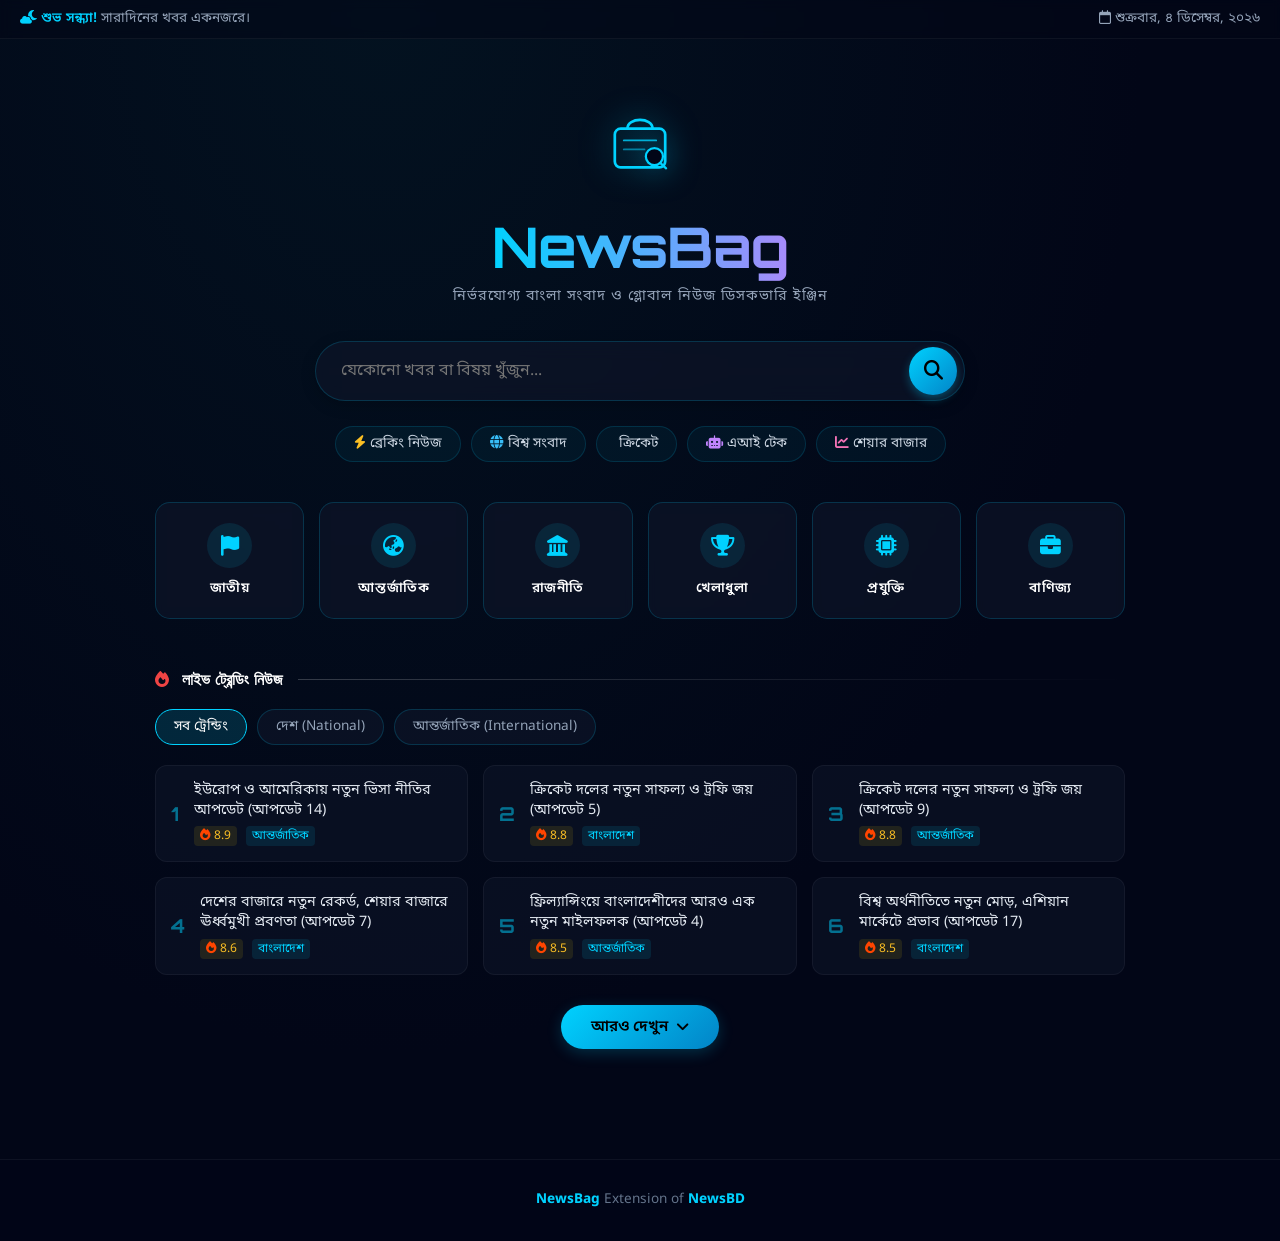
<file: newsbag.html>
<!DOCTYPE html>
<html lang="bn">
<head>
    <meta charset="UTF-8">
    <meta name="viewport" content="width=device-width, initial-scale=1.0, maximum-scale=1.0, user-scalable=yes">
    <title>NewsBag - Authentic News Information Search Engine</title>
    
    <meta name="title" content="NewsBag | Authentic News Information Search Engine">
    <meta name="description" content="NewsBag is a smart news search engine that aggregates breaking news, headlines, politics, and technology updates from verified global and Bangladeshi sources in real-time.">
    <meta name="keywords" content="NewsBD,NewsBag, news search engine, Bangladesh news, global news, breaking news, online news finder, latest headlines, BD news, news aggregator, tech news, politics, Humayun Shariar Himu">
    <meta name="robots" content="index, follow">
    <meta name="language" content="English">
    <meta name="author" content="Humayun Shariar Himu">
    <meta name="distribution" content="global">
    <meta name="rating" content="general">
    <meta name="revisit-after" content="1 day">
    <meta name="theme-color" content="#00d2ff">
    
    <meta property="og:type" content="website">
    <meta property="og:url" content="https://newsbd.psychotech.top/newsbag.html">
    <meta property="og:title" content="NewsBag - Authentic News Information Search Engine">
    <meta property="og:description" content="Explore verified news from across the web with NewsBag. Your smartest companion for real-time headlines and AI-powered news discovery.">
    <meta property="og:image" content="./newsbd_cover.png">
    <meta property="og:locale" content="en_US">
    <meta property="og:site_name" content="NewsBD">
    
    <meta name="twitter:card" content="summary_large_image">
    <meta name="twitter:title" content="NewsBag - Authentic News Information Search Engine">
    <meta name="twitter:description" content="Get the latest updates from top news sources in one smart search. Powered by NewsBag — simple, fast, and reliable.">
    <meta name="twitter:image" content="./newsbd_cover.png">
    <meta name="twitter:creator" content="@HumayunShariarHimu">
    
    <link rel="icon" href="./newsbd.png" type="image/png">
<link rel="manifest" href="./manifest.json">
    <link rel="apple-touch-icon" sizes="180x180" href="./newsbd.png">
    <meta name="apple-mobile-web-app-title" content="NewsBD">
    <meta name="application-name" content="NewsBD">
    <meta name="theme-color" content="#00d2ff">

    <link rel="stylesheet" href="https://cdnjs.cloudflare.com/ajax/libs/font-awesome/6.4.0/css/all.min.css">
    <link href="https://fonts.googleapis.com/css2?family=Noto+Sans+Bengali:wght@400;600&family=Orbitron:wght@400;700&display=swap" rel="stylesheet">
    
    <style>
        /* Global Reset */
        * { margin: 0; padding: 0; box-sizing: border-box; -webkit-tap-highlight-color: transparent; }
        :root {
            --primary: #00d2ff;
            --secondary: #0ea5e9;
            --glass-bg: rgba(15, 23, 42, 0.6);
            --glass-border: rgba(0,210,255,0.18);
            --bg-dark: #020617;
            --text-muted: #94a3b8;
        }
        html, body {
            width: 100%;
            min-height: 100vh;
            background: radial-gradient(ellipse at 30% 0%, #031220 0%, #020617 60%, #020617 100%);
            color: #fff;
            font-family: 'Noto Sans Bengali', 'Segoe UI', sans-serif;
            overflow-x: hidden;
            overflow-y: auto;
            scroll-behavior: smooth;
        }

        /* Top Bar - Premium Feature */
        .top-bar {
            width: 100%;
            padding: 10px 20px;
            display: flex;
            justify-content: space-between;
            align-items: center;
            background: rgba(2, 6, 23, 0.5);
            backdrop-filter: blur(5px);
            border-bottom: 1px solid rgba(255,255,255,0.05);
            font-size: 0.85rem;
            color: var(--text-muted);
        }
        .top-bar span { font-weight: 600; color: var(--primary); }
        .nb-page { width: 100%; display: flex; flex-direction: column; position: relative; }

        /* ── Hero Section ── */
        .bag-hero {
            width: 100%;
            max-width: 1000px;
            margin: 0 auto;
            display: flex;
            flex-direction: column;
            align-items: center;
            padding: clamp(30px, 6vw, 60px) 15px;
            text-align: center;
            position: relative;
        }
        .bag-logo svg {
            width: clamp(70px, 12vw, 90px);
            margin-bottom: 15px;
            filter: drop-shadow(0 0 15px rgba(0,210,255,0.5));
            animation: bag-pulse 3s ease-in-out infinite;
        }
        @keyframes bag-pulse {
            0%, 100% { transform: scale(1); filter: drop-shadow(0 0 12px rgba(0,210,255,0.4)); }
            50% { transform: scale(1.05); filter: drop-shadow(0 0 25px rgba(0,210,255,0.7)); }
        }
        .bag-title {
            font-family: 'Orbitron', sans-serif;
            font-size: clamp(2rem, 8vw, 3.5rem);
            font-weight: 700;
            background: linear-gradient(90deg, #00d2ff 0%, #a78bfa 100%);
            -webkit-background-clip: text;
            -webkit-text-fill-color: transparent;
            margin-bottom: 5px;
            letter-spacing: -1px;
        }
        .bag-sub {
            font-size: clamp(0.75rem, 2.5vw, 0.9rem);
            color: var(--text-muted);
            letter-spacing: 1px;
            margin-bottom: 35px;
        }

        /* ── Search Bar & Voice ── */
        .nb-search-wrap {
            width: 100%;
            max-width: 650px;
            display: flex;
            position: relative;
            margin-bottom: 25px;
        }
        .nb-search-input {
            width: 100%;
            background: var(--glass-bg);
            border: 1px solid var(--glass-border);
            padding: 18px 100px 18px 25px; 
            border-radius: 50px;
            color: #fff;
            font-size: 1rem;
            font-family: 'Noto Sans Bengali', sans-serif;
            outline: none;
            backdrop-filter: blur(10px);
            transition: all 0.3s;
            box-shadow: 0 4px 15px rgba(0,0,0,0.2);
        }
        .nb-search-input:focus {
            border-color: var(--primary);
            box-shadow: 0 0 25px rgba(0, 210, 255, 0.2);
            background: rgba(15, 23, 42, 0.8);
        }
        .nb-mic-btn {
            position: absolute;
            right: 65px;
            top: 50%;
            transform: translateY(-50%);
            background: none;
            border: none;
            color: var(--text-muted);
            font-size: 1.2rem;
            cursor: pointer;
            transition: 0.3s;
        }
        .nb-mic-btn:hover { color: var(--primary); }
        .nb-mic-btn.recording {
            color: #ef4444;
            animation: pulse-red 1s infinite;
        }
        @keyframes pulse-red {
            0% { transform: translateY(-50%) scale(1); filter: drop-shadow(0 0 5px #ef4444); }
            50% { transform: translateY(-50%) scale(1.1); filter: drop-shadow(0 0 15px #ef4444); }
            100% { transform: translateY(-50%) scale(1); filter: drop-shadow(0 0 5px #ef4444); }
        }
        .nb-search-btn {
            position: absolute;
            right: 8px;
            top: 50%;
            transform: translateY(-50%);
            width: 48px;
            height: 48px;
            border-radius: 50%;
            border: none;
            background: linear-gradient(135deg, var(--primary), #0284c7);
            color: #000;
            cursor: pointer;
            display: flex;
            align-items: center;
            justify-content: center;
            font-size: 1.2rem;
            transition: 0.3s;
            box-shadow: 0 4px 10px rgba(0, 210, 255, 0.3);
        }
        .nb-search-btn:hover {
            background: #fff;
            transform: translateY(-50%) scale(1.05);
        }

        /* ── Tags (Short Keywords) ── */
        .bag-tags {
            display: flex;
            flex-wrap: wrap;
            justify-content: center;
            gap: 10px;
            margin-bottom: 40px;
        }
        .bag-tag {
            padding: 8px 18px;
            background: rgba(0, 210, 255, 0.05);
            border: 1px solid rgba(0, 210, 255, 0.15);
            border-radius: 100px;
            font-size: 0.85rem;
            color: #cbd5e1;
            cursor: pointer;
            white-space: nowrap;
            transition: 0.3s;
        }
        .bag-tag:hover {
            border-color: var(--primary);
            color: #fff;
            background: rgba(0, 210, 255, 0.15);
            transform: translateY(-2px);
        }

        /* ── Category Grid ── */
        .bag-cats {
            display: grid;
            grid-template-columns: repeat(auto-fit, minmax(110px, 1fr));
            gap: 15px;
            width: 100%;
            margin-bottom: 50px;
        }
        .bag-cat-card {
            background: var(--glass-bg);
            border: 1px solid var(--glass-border);
            border-radius: 15px;
            padding: 20px 10px;
            display: flex;
            flex-direction: column;
            align-items: center;
            gap: 12px;
            cursor: pointer;
            transition: 0.3s;
            backdrop-filter: blur(5px);
        }
        .bag-cat-card:hover {
            transform: translateY(-5px);
            background: rgba(0, 210, 255, 0.08);
            border-color: var(--primary);
            box-shadow: 0 5px 20px rgba(0, 210, 255, 0.1);
        }
        .bag-cat-icon {
            width: 45px;
            height: 45px;
            background: rgba(0, 210, 255, 0.1);
            border-radius: 50%;
            display: flex;
            align-items: center;
            justify-content: center;
            font-size: 1.3rem;
            color: var(--primary);
            transition: 0.3s;
        }
        .bag-cat-card:hover .bag-cat-icon {
            background: var(--primary);
            color: #000;
        }
        .bag-cat-card h4 {
            font-size: 0.85rem;
            letter-spacing: 0.5px;
            font-weight: 600;
        }

        /* ── API Trending Section ── */
        .bag-trending-section { width: 100%; text-align: left; }
        .section-head {
            display: flex;
            align-items: center;
            gap: 15px;
            margin-bottom: 20px;
        }
        .section-head h3 {
            font-family: 'Orbitron', sans-serif;
            font-size: 1rem;
            color: #fff;
            white-space: nowrap;
        }
        .section-line {
            flex: 1;
            height: 1px;
            background: linear-gradient(90deg, rgba(255,255,255,0.2) 0%, transparent 100%);
        }
        .trending-grid {
            display: grid;
            grid-template-columns: repeat(auto-fill, minmax(280px, 1fr));
            gap: 15px;
        }
        .trend-card {
            background: rgba(15, 23, 42, 0.5);
            border: 1px solid rgba(255,255,255,0.05);
            padding: 15px;
            border-radius: 12px;
            display: flex;
            align-items: center;
            gap: 15px;
            cursor: pointer;
            transition: 0.2s;
        }
        .trend-card:hover {
            background: rgba(0, 210, 255, 0.08);
            border-color: var(--primary);
            transform: translateX(5px);
        }
        .trend-num {
            color: var(--primary);
            font-family: 'Orbitron', sans-serif;
            font-weight: bold;
            opacity: 0.5;
            font-size: 1.2rem;
        }
        .trend-text {
            font-size: 0.9rem;
            color: #e2e8f0;
            line-height: 1.4;
            display: -webkit-box;
            -webkit-line-clamp: 2;
            -webkit-box-orient: vertical;
            overflow: hidden;
        }
        .loading-pulse {
            text-align: center;
            color: var(--text-muted);
            font-size: 0.9rem;
            width: 100%;
            grid-column: 1 / -1;
            animation: pulse 1.5s infinite;
        }
        @keyframes pulse { 0%, 100% { opacity: 0.5; } 50% { opacity: 1; } }

        /* ── Footer ── */
        .nb-footer {
            width: 100%;
            padding: 30px 20px;
            background: rgba(2, 6, 23, 0.8);
            border-top: 1px solid rgba(255,255,255,0.05);
            text-align: center;
            margin-top: 50px;
        }
        .copy { font-size: 0.85rem; color: #64748b; line-height: 1.6; }
        .copy a { color: var(--primary); text-decoration: none; font-weight: bold; }

        /* ── NEW: Filters & Load More Button Styles (Added without modifying old CSS) ── */
        .news-filters {
            display: flex;
            gap: 10px;
            margin-bottom: 20px;
            justify-content: flex-start;
            flex-wrap: wrap;
        }
        .filter-btn {
            background: rgba(15, 23, 42, 0.6);
            border: 1px solid var(--glass-border);
            color: var(--text-muted);
            padding: 8px 18px;
            border-radius: 20px;
            cursor: pointer;
            font-size: 0.85rem;
            transition: 0.3s;
            font-family: 'Noto Sans Bengali', sans-serif;
        }
        .filter-btn.active, .filter-btn:hover {
            background: rgba(0, 210, 255, 0.15);
            border-color: var(--primary);
            color: #fff;
        }
        .load-more-wrap {
            width: 100%;
            text-align: center;
            margin-top: 30px;
        }
        .load-more-btn {
            background: linear-gradient(135deg, var(--primary), #0284c7);
            color: #000;
            border: none;
            padding: 12px 30px;
            border-radius: 50px;
            font-size: 0.95rem;
            font-weight: 600;
            cursor: pointer;
            transition: 0.3s;
            box-shadow: 0 4px 15px rgba(0, 210, 255, 0.2);
            font-family: 'Noto Sans Bengali', sans-serif;
            display: inline-flex;
            align-items: center;
            gap: 8px;
        }
        .load-more-btn:hover {
            transform: translateY(-2px);
            box-shadow: 0 6px 20px rgba(0, 210, 255, 0.4);
            background: #fff;
        }
        .rating-badge {
            display: inline-block;
            background: rgba(255, 215, 0, 0.1);
            color: #fbbf24;
            padding: 2px 6px;
            border-radius: 4px;
            font-size: 0.75rem;
            margin-top: 5px;
        }
        .cat-badge {
            display: inline-block;
            background: rgba(0, 210, 255, 0.1);
            color: var(--primary);
            padding: 2px 6px;
            border-radius: 4px;
            font-size: 0.75rem;
            margin-left: 5px;
        }

        /* ── Mobile Responsive ── */
        @media (max-width: 600px) {
            .top-bar { flex-direction: column; gap: 5px; text-align: center; }
            .bag-hero { padding: 20px 12px; }
            .bag-cats { grid-template-columns: repeat(3, 1fr); gap: 10px; }
            .bag-cat-card { padding: 15px 5px; }
            .bag-cat-icon { width: 35px; height: 35px; font-size: 1rem; }
            .bag-cat-card h4 { font-size: 0.75rem; }
            .trending-grid { grid-template-columns: 1fr; }
            .nb-search-input { padding: 15px 90px 15px 20px; font-size: 0.95rem; }
            .nb-mic-btn { right: 55px; }
            .news-filters { justify-content: center; }
        }
    </style>

    <script async src="https://www.googletagmanager.com/gtag/js?id=G-GSKWQGGTLK"></script>
    <script>
        window.dataLayer = window.dataLayer || [];
        function gtag(){dataLayer.push(arguments);}
        gtag('js', new Date());
        gtag('config', 'G-GSKWQGGTLK');
    </script>
</head>
<body>
    <div class="nb-page">
        <div class="top-bar">
            <div id="greetingMsg">শুভ দিন!</div>
            <div id="liveDate"><i class="fa-regular fa-calendar"></i> লোডিং...</div>
        </div>

        <main class="bag-hero">
            <div class="bag-logo">
                <svg viewBox="0 0 200 200" xmlns="http://www.w3.org/2000/svg">
                    <path d="M72 66 C72 40, 128 40, 128 66" stroke="#00d2ff" stroke-width="6" fill="none" stroke-linecap="round"/>
                    <rect x="44" y="66" width="112" height="86" rx="13" fill="none" stroke="#00d2ff" stroke-width="6"/>
                    <line x1="64" y1="92" x2="136" y2="92" stroke="#00d2ff" stroke-width="4" stroke-linecap="round" opacity="0.8"/>
                    <line x1="64" y1="112" x2="110" y2="112" stroke="#00d2ff" stroke-width="4" stroke-linecap="round" opacity="0.55"/>
                    <circle cx="132" cy="128" r="19" stroke="#00d2ff" stroke-width="5" fill="#020617"/>
                    <line x1="145" y1="142" x2="158" y2="154" stroke="#00d2ff" stroke-width="5" stroke-linecap="round"/>
                </svg>
            </div>
            
            <h1 class="bag-title">NewsBag</h1>
            <p class="bag-sub">নির্ভরযোগ্য বাংলা সংবাদ ও গ্লোবাল নিউজ ডিসকভারি ইঞ্জিন</p>

            <div class="nb-search-wrap">
                <input type="search" id="bag-search" class="nb-search-input" placeholder="যেকোনো খবর বা বিষয় খুঁজুন..." autocomplete="off">
            

                <button class="nb-search-btn" id="bag-search-btn"><i class="fa fa-search"></i></button>
            </div>

            <div class="bag-tags">
                <div class="bag-tag" data-q="ব্রেকিং নিউজ"><i class="fa fa-bolt" style="color:#fbbf24"></i> ব্রেকিং নিউজ</div>
                <div class="bag-tag" data-q="আজকের বিশ্ব সংবাদ"><i class="fa fa-globe" style="color:#38bdf8"></i> বিশ্ব সংবাদ</div>
                <div class="bag-tag" data-q="ক্রিকেট আপডেট"><i class="fa fa-cricket-bat-ball" style="color:#4ade80"></i> ক্রিকেট</div>
                <div class="bag-tag" data-q="আর্টিফিশিয়াল ইন্টেলিজেন্স"><i class="fa fa-robot" style="color:#c084fc"></i> এআই টেক</div>
                <div class="bag-tag" data-q="শেয়ার বাজার আপডেট"><i class="fa fa-chart-line" style="color:#f472b6"></i> শেয়ার বাজার</div>
            </div>

            <div class="bag-cats">
                <div class="bag-cat-card" data-q="জাতীয় সংবাদ">
                    <div class="bag-cat-icon"><i class="fa fa-flag"></i></div>
                    <h4>জাতীয়</h4>
                </div>
                <div class="bag-cat-card" data-q="আন্তর্জাতিক সংবাদ">
                    <div class="bag-cat-icon"><i class="fa fa-earth-asia"></i></div>
                    <h4>আন্তর্জাতিক</h4>
                </div>
                <div class="bag-cat-card" data-q="রাজনীতি">
                    <div class="bag-cat-icon"><i class="fa fa-landmark"></i></div>
                    <h4>রাজনীতি</h4>
                </div>
                <div class="bag-cat-card" data-q="খেলাধুলা">
                    <div class="bag-cat-icon"><i class="fa fa-trophy"></i></div>
                    <h4>খেলাধুলা</h4>
                </div>
                <div class="bag-cat-card" data-q="প্রযুক্তির খবর">
                    <div class="bag-cat-icon"><i class="fa fa-microchip"></i></div>
                    <h4>প্রযুক্তি</h4>
                </div>
                <div class="bag-cat-card" data-q="বাণিজ্য সংবাদ">
                    <div class="bag-cat-icon"><i class="fa fa-briefcase"></i></div>
                    <h4>বাণিজ্য</h4>
                </div>
            </div>

            <div class="bag-trending-section">
                <div class="section-head">
                    <h3><i class="fa fa-fire" style="color:#ef4444; margin-right:8px; animation: pulse-red 2s infinite;"></i> লাইভ ট্রেন্ডিং নিউজ</h3>
                    <div class="section-line"></div>
                </div>

                <div class="news-filters">
                    <button id="btn-all" class="filter-btn active" onclick="filterNews('all')">সব ট্রেন্ডিং</button>
                    <button id="btn-desh" class="filter-btn" onclick="filterNews('desh')">দেশ (National)</button>
                    <button id="btn-intl" class="filter-btn" onclick="filterNews('intl')">আন্তর্জাতিক (International)</button>
                </div>

                <div class="trending-grid" id="trending-grid">
                    <div class="loading-pulse">সর্বশেষ খবর সংগ্রহ করা হচ্ছে...</div>
                </div>

                <div id="load-more-container" class="load-more-wrap" style="display:none;">
                    <button id="load-more-btn" class="load-more-btn" onclick="loadMoreItems()">আরও দেখুন <i class="fa fa-angle-down"></i></button>
                </div>
            </div>

        </main>

        <footer class="nb-footer">
            <p class="copy">
                <a href="./newsbag.html">NewsBag</a> Extension of <a href="./index.html">NewsBD</a><br>
            </p>
        </footer>
    </div>

    <script>
        const CX_BAG = 'c3f7fdad916b54b83';

        // 1. Dynamic Live Date & Time Greeting
        function updateTopBar() {
            const now = new Date();
            const hour = now.getHours();
            let greeting = "শুভ দিন!";
            if(hour >= 5 && hour < 12) greeting = "<span><i class='fa-regular fa-sun'></i> শুভ সকাল!</span> আজকের সর্বশেষ খবর জানুন।";
            else if(hour >= 12 && hour < 17) greeting = "<span><i class='fa-solid fa-cloud-sun'></i> শুভ দুপুর!</span> দুপুরের আপডেট দেখুন।";
            else if(hour >= 17 && hour < 20) greeting = "<span><i class='fa-solid fa-cloud-moon'></i> শুভ সন্ধ্যা!</span> সারাদিনের খবর একনজরে।";
            else greeting = "<span><i class='fa-solid fa-moon'></i> শুভ রাত্রি!</span> চোখ রাখুন ব্রেকিং নিউজে।";
            
            document.getElementById('greetingMsg').innerHTML = greeting;
            
            const options = { weekday: 'long', year: 'numeric', month: 'long', day: 'numeric' };
            document.getElementById('liveDate').innerHTML = `<i class="fa-regular fa-calendar"></i> ` + now.toLocaleDateString('bn-BD', options);
        }
        updateTopBar();


        // ── NEW ADVANCED SECTION (API Fetch, Rating Sort, Endless Scroll, Filters) ──
        let globalNewsArray = [];
        let filteredNewsArray = [];
        let displayedCount = 0;
        const ITEMS_PER_LOAD = 6;
        let currentFilter = 'all';

        // --- স্মার্ট রেটিং ক্যালকুলেটর (নতুন লজিক) ---
        function calculateRealRating(title, pubDate) {
            let score = 7.5; // বেস স্কোর
            const hotWords = ["ব্রেকিং", "জরুরি", "রেকর্ড", "জয়", "সতর্কবার্তা", "বিপর্যয়", "অ্যালার্ট", "নতুন", "প্রথম"];
            const trendingTopics = ["এআই", "নির্বাচন", "ক্রিকেট", "বাজেট", "স্বর্ণ", "ডলার", "চমক"];

            // ১. শিরোনামে গুরুত্বপুর্ণ শব্দ থাকলে স্কোর বাড়বে
            hotWords.forEach(word => { if(title.includes(word)) score += 0.4; });
            trendingTopics.forEach(word => { if(title.includes(word)) score += 0.3; });

            // ২. সময়ের গুরুত্ব (যত নতুন নিউজ, তত বেশি রেটিং)
            const newsTime = new Date(pubDate).getTime();
            const nowTime = new Date().getTime();
            const diffHours = (nowTime - newsTime) / (1000 * 60 * 60);

            if (diffHours < 2) score += 1.2;
            else if (diffHours < 6) score += 0.8;
            else if (diffHours < 24) score += 0.4;

            return Math.min(score, 10.0).toFixed(1); // সর্বোচ্চ ১০.০
        }

        // National & International Fetch Functions (Simulating Google News via RSS2JSON)
        async function fetchDeshNewsAPI() {
            try {
                const rssUrl = encodeURIComponent('https://news.google.com/rss/search?q=বাংলাদেশ&hl=bn&gl=BD&ceid=BD:bn');
                const res = await fetch(`https://api.rss2json.com/v1/api.json?rss_url=${rssUrl}`);
                const data = await res.json();
                return data.items.map(item => ({...item, category: 'desh', rating: calculateRealRating(item.title, item.pubDate) }));
            } catch (e) { return []; }
        }

        async function fetchIntlNewsAPI() {
            try {
                const rssUrl = encodeURIComponent('https://feeds.bbci.co.uk/bengali/rss.xml'); // BBC for international general
                const res = await fetch(`https://api.rss2json.com/v1/api.json?rss_url=${rssUrl}`);
                const data = await res.json();
                return data.items.map(item => ({...item, category: 'intl', rating: calculateRealRating(item.title, item.pubDate) }));
            } catch (e) { return []; }
        }

        async function loadLiveTrending() {
            const grid = document.getElementById('trending-grid');
            grid.innerHTML = '<div class="loading-pulse">সর্বশেষ ট্রেন্ডিং ও জনপ্রিয় খবর সংগ্রহ করা হচ্ছে...</div>';

            const [deshNews, intlNews] = await Promise.all([fetchDeshNewsAPI(), fetchIntlNewsAPI()]);
            let combined = [...deshNews, ...intlNews];

            if (combined.length === 0) {
                combined = generateEndlessFallbackData(0, 20); 
            }

            // রেটিং অনুসারে হাইপ ক্যালকুলেটেড নিউজ সবার আগে থাকবে
            combined.sort((a, b) => parseFloat(b.rating) - parseFloat(a.rating));

            globalNewsArray = combined;
            filteredNewsArray = [...globalNewsArray];
            
            grid.innerHTML = '';
            displayedCount = 0;
            loadMoreItems();

            document.getElementById('load-more-container').style.display = 'block';
        }

        function loadMoreItems() {
            const grid = document.getElementById('trending-grid');
            const newItems = filteredNewsArray.slice(displayedCount, displayedCount + ITEMS_PER_LOAD);

            if (newItems.length === 0) {
                const extraData = generateEndlessFallbackData(filteredNewsArray.length, ITEMS_PER_LOAD, currentFilter);
                extraData.sort((a, b) => parseFloat(b.rating) - parseFloat(a.rating));
                filteredNewsArray = filteredNewsArray.concat(extraData);
                loadMoreItems();
                return;
            }

            newItems.forEach((item, index) => {
                const rank = displayedCount + index + 1;
                const div = document.createElement('div');
                div.className = 'trend-card';
                div.innerHTML = `
                    <div style="display:flex; flex-direction:column; align-items:center;">
                        <span class="trend-num">${rank}</span>
                    </div>
                    <div style="display:flex; flex-direction:column; width:100%;">
                        <span class="trend-text">${item.title}</span>
                        <div>
                            <span class="rating-badge"><i class="fa fa-fire" style="color:#ff4500"></i> ${item.rating}</span>
                            <span class="cat-badge">${item.category === 'desh' ? 'বাংলাদেশ' : 'আন্তর্জাতিক'}</span>
                        </div>
                    </div>
                `;
                div.addEventListener('click', () => goSearch(item.title));
                grid.appendChild(div);
            });

            displayedCount += newItems.length;
        }

        // Filtering Logic
        function filterNews(type) {
            currentFilter = type;
            document.querySelectorAll('.filter-btn').forEach(btn => btn.classList.remove('active'));
            document.getElementById('btn-' + type).classList.add('active');

            if (type === 'all') {
                filteredNewsArray = [...globalNewsArray];
            } else {
                filteredNewsArray = globalNewsArray.filter(item => item.category === type);
            }
            
            filteredNewsArray.sort((a, b) => parseFloat(b.rating) - parseFloat(a.rating));

            document.getElementById('trending-grid').innerHTML = '';
            displayedCount = 0;
            loadMoreItems();
        }

        // Endless Data Generator (Fallback)
        function generateEndlessFallbackData(offset, amount, specificCategory = 'all') {
            const staticTitles = [
                "দেশের বাজারে নতুন রেকর্ড, শেয়ার বাজারে ঊর্ধ্বমুখী প্রবণতা",
                "বিশ্ব অর্থনীতিতে নতুন মোড়, এশিয়ান মার্কেটে প্রভাব",
                "কৃত্রিম বুদ্ধিমত্তার নতুন আপডেট, চমকপ্রদ এআই প্রযুক্তি",
                "ক্রিকেট দলের নতুন সাফল্য ও ট্রফি জয়",
                "ফ্রিল্যান্সিংয়ে বাংলাদেশীদের আরও এক নতুন মাইলফলক",
                "ইউরোপ ও আমেরিকায় নতুন ভিসা নীতির আপডেট"
            ];
            let data = [];
            for (let i = 0; i < amount; i++) {
                let cat = specificCategory === 'all' ? (Math.random() > 0.5 ? 'desh' : 'intl') : specificCategory;
                let title = staticTitles[Math.floor(Math.random() * staticTitles.length)];
                data.push({
                    title: `${title} (আপডেট ${offset + i + 1})`,
                    category: cat,
                    rating: (Math.random() * 1.5 + 7.5).toFixed(1),
                    pubDate: new Date().toISOString()
                });
            }
            return data;
        }

        loadLiveTrending();

        function goSearch(q) {
            const query = (q || document.getElementById('bag-search').value).trim();
            if (!query) return;
            window.location.href = `./search.html?cx=${encodeURIComponent(CX_BAG)}&q=${encodeURIComponent(query)}&brand=NewsBag&sort=date`;
        }

        document.getElementById('bag-search-btn').addEventListener('click', () => goSearch());
        document.getElementById('bag-search').addEventListener('keydown', e => {
            if (e.key==='Enter') goSearch();
        });

        document.querySelectorAll('.bag-tag, .bag-cat-card').forEach(el => {
            el.addEventListener('click', () => goSearch(el.dataset.q));
        });
    </script>
</body>
</html>
</file>
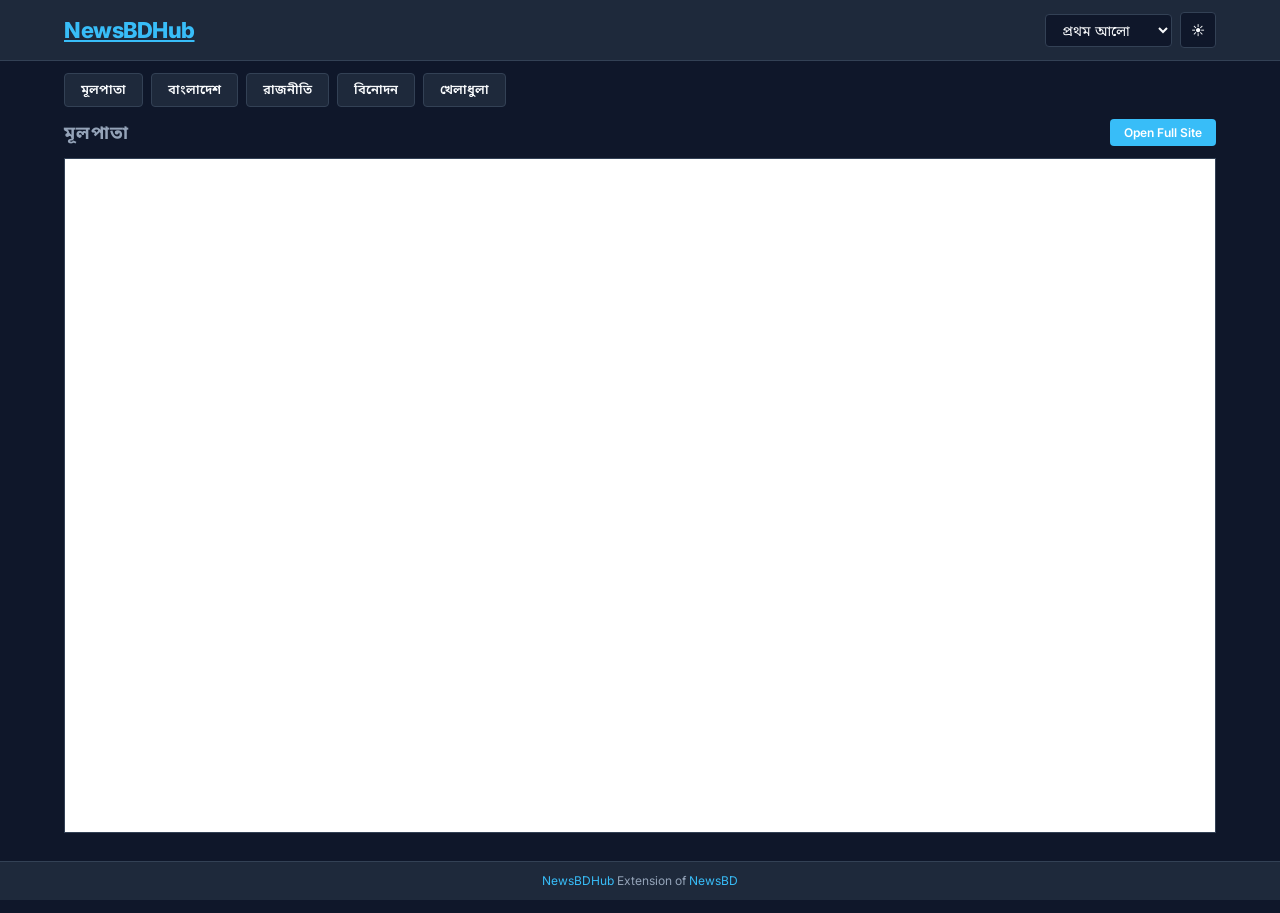
<file: newsbdhub.html>
<!DOCTYPE html>
<html lang="bn">
<head>
<meta charset="UTF-8">
<meta name="viewport" content="width=device-width, initial-scale=1.0">
<title>NewsBD Hub — বাংলাদেশের প্রধান নিউজ হাব</title>
<meta name="description" content="NewsBD Hub: বাংলাদেশের প্রধান  বাংলা নিউজ পোর্টালের প্রফেশনাল নিউজ হাব। রাজনীতি, বিনোদন, খেলা, আন্তর্জাতিক ও দেশীয় খবর সহ সর্বশেষ সংবাদ।">
<meta name="keywords" content="NewsBD Hub, বাংলা খবর, বাংলাদেশ, প্রথম আলো, যুগান্তর, ইনকিলাব, দৈনিক জনকণ্ঠ, সমকাল, The Daily Star, Dhaka Tribune, BDNews24, রাজনীতি, বিনোদন, খেলা, আন্তর্জাতিক সংবাদ">

<link rel="canonical" href="https://newsbd.psychotech.top/newsbdhub.html">

<meta property="og:title" content="NewsBD Hub — বাংলাদেশের প্রধান নিউজ হাব">
<meta property="og:description" content="NewsBD Hub: বাংলাদেশের প্রধান  বাংলা নিউজ পোর্টালের প্রফেশনাল নিউজ হাব। রাজনীতি, বিনোদন, খেলা, আন্তর্জাতিক ও দেশীয় খবর সহ সর্বশেষ সংবাদ।">
<meta property="og:type" content="website">
<meta property="og:url" content="https://newsbd.psychotech.top/newsbdhub.html">
<meta property="og:image" content="./newsbd_cover.png">

<meta name="twitter:card" content="summary_large_image">
<meta name="twitter:title" content="NewsBD Hub — বাংলাদেশের প্রধান নিউজ হাব">
<meta name="twitter:description" content="NewsBD Hub: বাংলাদেশের প্রধান  বাংলা নিউজ পোর্টালের প্রফেশনাল নিউজ হাব। রাজনীতি, বিনোদন, খেলা, আন্তর্জাতিক ও দেশীয় খবর সহ সর্বশেষ সংবাদ।">
<meta name="twitter:image" content="./newsbd_cover.png">
<link rel="icon" href="./newsbd.png" type="image/png">
<link rel="manifest" href="./manifest.json">
<link rel="alternate" hreflang="bn" href="https://newsbd.psychotech.top/newsbdhub.html">
<link rel="alternate" hreflang="en" href="https://newsbd.psychotech.top/newsbdhub.html">
<link rel="alternate" hreflang="x-default" href="https://newsbd.psychotech.top/newsbdhub.html">
<link rel="apple-touch-icon" sizes="180x180" href="./newsbd.png">
  
 
<script type="application/ld+json">
{
  "@context": "https://schema.org",
  "@type": "NewsMediaOrganization",
  "name": "NewsBD Hub",
  "url": "https://newsbd.psychotech.top/newsbdhub.html",
  "logo": "https://newsbd.psychotech.top/newsbd_cover.png",
  "sameAs": [
    "https://www.facebook.com/humayunshariarhimu"
  ],
  "description": "NewsBD Hub: বাংলাদেশের প্রধান বাংলা নিউজ পোর্টালের প্রফেশনাল নিউজ হাব। রাজনীতি, বিনোদন, খেলা, আন্তর্জাতিক ও দেশীয় খবর সহ সর্বশেষ সংবাদ।"
}
</script>

<style>
@import url('https://fonts.googleapis.com/css2?family=Inter:wght@400;600;800&family=Noto+Sans+Bengali:wght@400;700&display=swap');

:root {
  --primary: #2563eb;
  --bg: #0f172a;
  --card-bg: #1e293b;
  --border: #334155;
  --text-main: #f8fafc;
  --text-muted: #94a3b8;
  --accent: #38bdf8;
}

body.light {
  --bg: #f1f5f9;
  --card-bg: #ffffff;
  --border: #cbd5e1;
  --text-main: #0f172a;
  --text-muted: #475569;
  --accent: #2563eb;
}

* {
  box-sizing: border-box;
  margin: 0;
  padding: 0;
  font-family: 'Inter', 'Noto Sans Bengali', sans-serif;
}

body {
  background: var(--bg);
  color: var(--text-main);
  transition: background 0.2s ease;
  min-height: 100vh;
  line-height: 1.5;
}

/* --- Sharp Header --- */
header {
  display: flex;
  align-items: center;
  justify-content: space-between;
  padding: 0.75rem 5%;
  background: var(--card-bg);
  position: sticky;
  top: 0;
  z-index: 1000;
  border-bottom: 1.5px solid var(--border);
}

.logo {
  font-weight: 800;
  font-size: 22px;
  color: var(--accent);
  letter-spacing: -0.5px;
}

.navbar {
  display: flex;
  gap: 8px;
  align-items: center;
}

select#siteSelect {
  background: var(--bg);
  color: var(--text-main);
  border: 1px solid var(--border);
  padding: 6px 12px;
  border-radius: 4px;
  font-size: 14px;
  outline: none;
  cursor: pointer;
}

#toggleTheme {
  background: var(--bg);
  border: 1px solid var(--border);
  color: var(--text-main);
  width: 36px;
  height: 36px;
  border-radius: 4px;
  cursor: pointer;
  display: flex;
  align-items: center;
  justify-content: center;
}

/* --- Sharp Category Bar --- */
.category-bar {
  display: flex;
  gap: 8px;
  padding: 12px 5%;
  overflow-x: auto;
  scrollbar-width: none;
  background: var(--bg);
}

.category-bar::-webkit-scrollbar { display: none; }

.cat-btn {
  padding: 6px 16px;
  border-radius: 4px;
  background: var(--card-bg);
  border: 1px solid var(--border);
  color: var(--text-main);
  font-size: 13px;
  font-weight: 600;
  white-space: nowrap;
  cursor: pointer;
}

.cat-btn:hover {
  border-color: var(--accent);
  color: var(--accent);
}

/* --- Main Layout --- */
.main-view {
  max-width: 1280px;
  margin: 0 auto;
  padding: 0 5% 80px;
}

.viewer-header {
  display: flex;
  justify-content: space-between;
  align-items: center;
  margin-bottom: 12px;
}

.viewer-header h2 {
  font-size: 18px;
  font-weight: 700;
  color: var(--text-muted);
  text-transform: uppercase;
  letter-spacing: 1px;
}

#openNewTab {
  background: var(--accent);
  color: #fff;
  border: none;
  padding: 6px 14px;
  border-radius: 4px;
  font-weight: 600;
  font-size: 12px;
  cursor: pointer;
}

/* --- Iframe Area --- */
.iframe-wrap {
  width: 100%;
  height: 75vh;
  background: #fff;
  border: 1.5px solid var(--border);
  position: relative;
  overflow: hidden;
}

iframe {
  width: 100%;
  height: 100%;
  border: none;
}

/* --- Fixed Footer --- */
footer {
  position: fixed;
  bottom: 0;
  left: 0;
  right: 0;
  background: var(--card-bg);
  padding: 10px;
  border-top: 1px solid var(--border);
  text-align: center;
  font-size: 12px;
  color: var(--text-muted);
  z-index: 1000;
}

footer a {
  color: var(--accent);
  text-decoration: none;
}

/* --- Mobile Fixes --- */
@media (max-width: 600px) {
  header { padding: 10px 4%; }
  .logo { font-size: 18px; }
  .main-view { padding-bottom: 60px; }
  .iframe-wrap { height: 70vh; }
  select#siteSelect { max-width: 110px; font-size: 12px; }
  .viewer-header h2 { font-size: 14px; }
}
</style>
<!-- Google tag (gtag.js) --> <script async src="https://www.googletagmanager.com/gtag/js?id=G-GSKWQGGTLK"></script> <script> window.dataLayer = window.dataLayer || []; function gtag(){dataLayer.push(arguments);} gtag('js', new Date()); gtag('config', 'G-GSKWQGGTLK'); </script>
</head>
<body>

<header>
  <div class="logo-wrapper">
    <a href="./newsbdhub.html" class="logo">NewsBDHub</a>
</div>

  <div class="navbar">
    <select id="siteSelect"></select>
    <button id="toggleTheme">☀️</button>
  </div>
</header>

<div class="category-bar" id="categories"></div>

<div class="main-view">
  <div class="viewer-header">
    <h2 id="viewerTitle">Latest News</h2>
    <button id="openNewTab">Open Full Site</button>
  </div>
  <div class="iframe-wrap">
    <iframe id="siteFrame" src="about:blank" title="NewsBD Hub" loading="lazy"></iframe>
  </div>
</div>

<footer>
  <a href="./newsbdhub.html" target="_blank">NewsBDHub</a> Extension of <a href="./index.html" target="_blank">NewsBD</a>
</footer>

<script>
// --- [Core Logic: Unchanged] ---
const SITES = {
  "প্রথম আলো":{base:"https://www.prothomalo.com",categories:{"মূলপাতা":"/","বাংলাদেশ":"/bangladesh","রাজনীতি":"/politics","বিনোদন":"/entertainment","খেলাধুলা":"/sports"}},
  "যুগান্তর":{base:"https://www.jugantor.com",categories:{"মূলপাতা":"/","বাংলাদেশ":"/bangladesh","রাজনীতি":"/politics","বিনোদন":"/entertainment","খেলাধুলা":"/sports"}},
  "ইনকিলাব":{base:"https://www.dailyinqilab.com",categories:{"মূলপাতা":"/","বাংলাদেশ":"/","রাজনীতি":"/","খেলাধুলা":"/sports"}},
  "দৈনিক জনকণ্ঠ":{base:"https://www.dailyjanakantha.com",categories:{"মূলপাতা":"/","বাংলাদেশ":"/","রাজনীতি":"/","বিনোদন":"/entertainment"}},
  "সমকাল":{base:"https://samakal.com",categories:{"মূলপাতা":"/","বাংলাদেশ":"/country","রাজনীতি":"/politics","খেলাধুলা":"/sports"}},
  "BDNews24":{base:"https://bdnews24.com",categories:{"মূলপাতা":"/","বাংলাদেশ":"/bangladesh","রাজনীতি":"/politics","খেলাধুলা":"/sports"}}
};

const siteSelect = document.getElementById('siteSelect');
const categoriesEl = document.getElementById('categories');
const siteFrame = document.getElementById('siteFrame');
const viewerTitle = document.getElementById('viewerTitle');
const openNewTabBtn = document.getElementById('openNewTab');

let activeSite = Object.keys(SITES)[0];
let activeCategory = Object.keys(SITES[activeSite].categories)[0];

function renderSiteOptions(){
  siteSelect.innerHTML = '';
  Object.keys(SITES).forEach(site=>{
    const opt = document.createElement('option');
    opt.value = site;
    opt.textContent = site;
    siteSelect.appendChild(opt);
  });
  siteSelect.value = activeSite;
}

siteSelect.addEventListener('change', e=>{
  activeSite = e.target.value;
  activeCategory = Object.keys(SITES[activeSite].categories)[0];
  renderCategories();
  loadFrame();
});

function renderCategories(){
  categoriesEl.innerHTML='';
  const cats = SITES[activeSite].categories;
  Object.entries(cats).forEach(([label,path])=>{
    const btn = document.createElement('div');
    btn.className='cat-btn';
    btn.textContent = label;
    btn.addEventListener('click',()=>{
      activeCategory=label;
      loadFrame();
    });
    categoriesEl.appendChild(btn);
  });
}

function getFullUrl(){ 
  const path = SITES[activeSite].categories[activeCategory];
  const base = SITES[activeSite].base;
  if(!path) return base;
  if(base.endsWith('/') && path.startsWith('/')) return base + path.slice(1);
  if(!base.endsWith('/') && !path.startsWith('/')) return base + '/' + path;
  return base + path;
}

function loadFrame(){
  const url = getFullUrl();
  siteFrame.src = url;
  viewerTitle.textContent = activeCategory;
}

openNewTabBtn.addEventListener('click', ()=>{ window.open(getFullUrl(),'_blank'); });

document.getElementById('toggleTheme').addEventListener('click', ()=>{
  const isLight = document.body.classList.toggle('light');
  document.getElementById('toggleTheme').textContent = isLight ? '🌙' : '☀️';
});

renderSiteOptions();
renderCategories();
loadFrame();
</script>
</body>
</html>
</file>
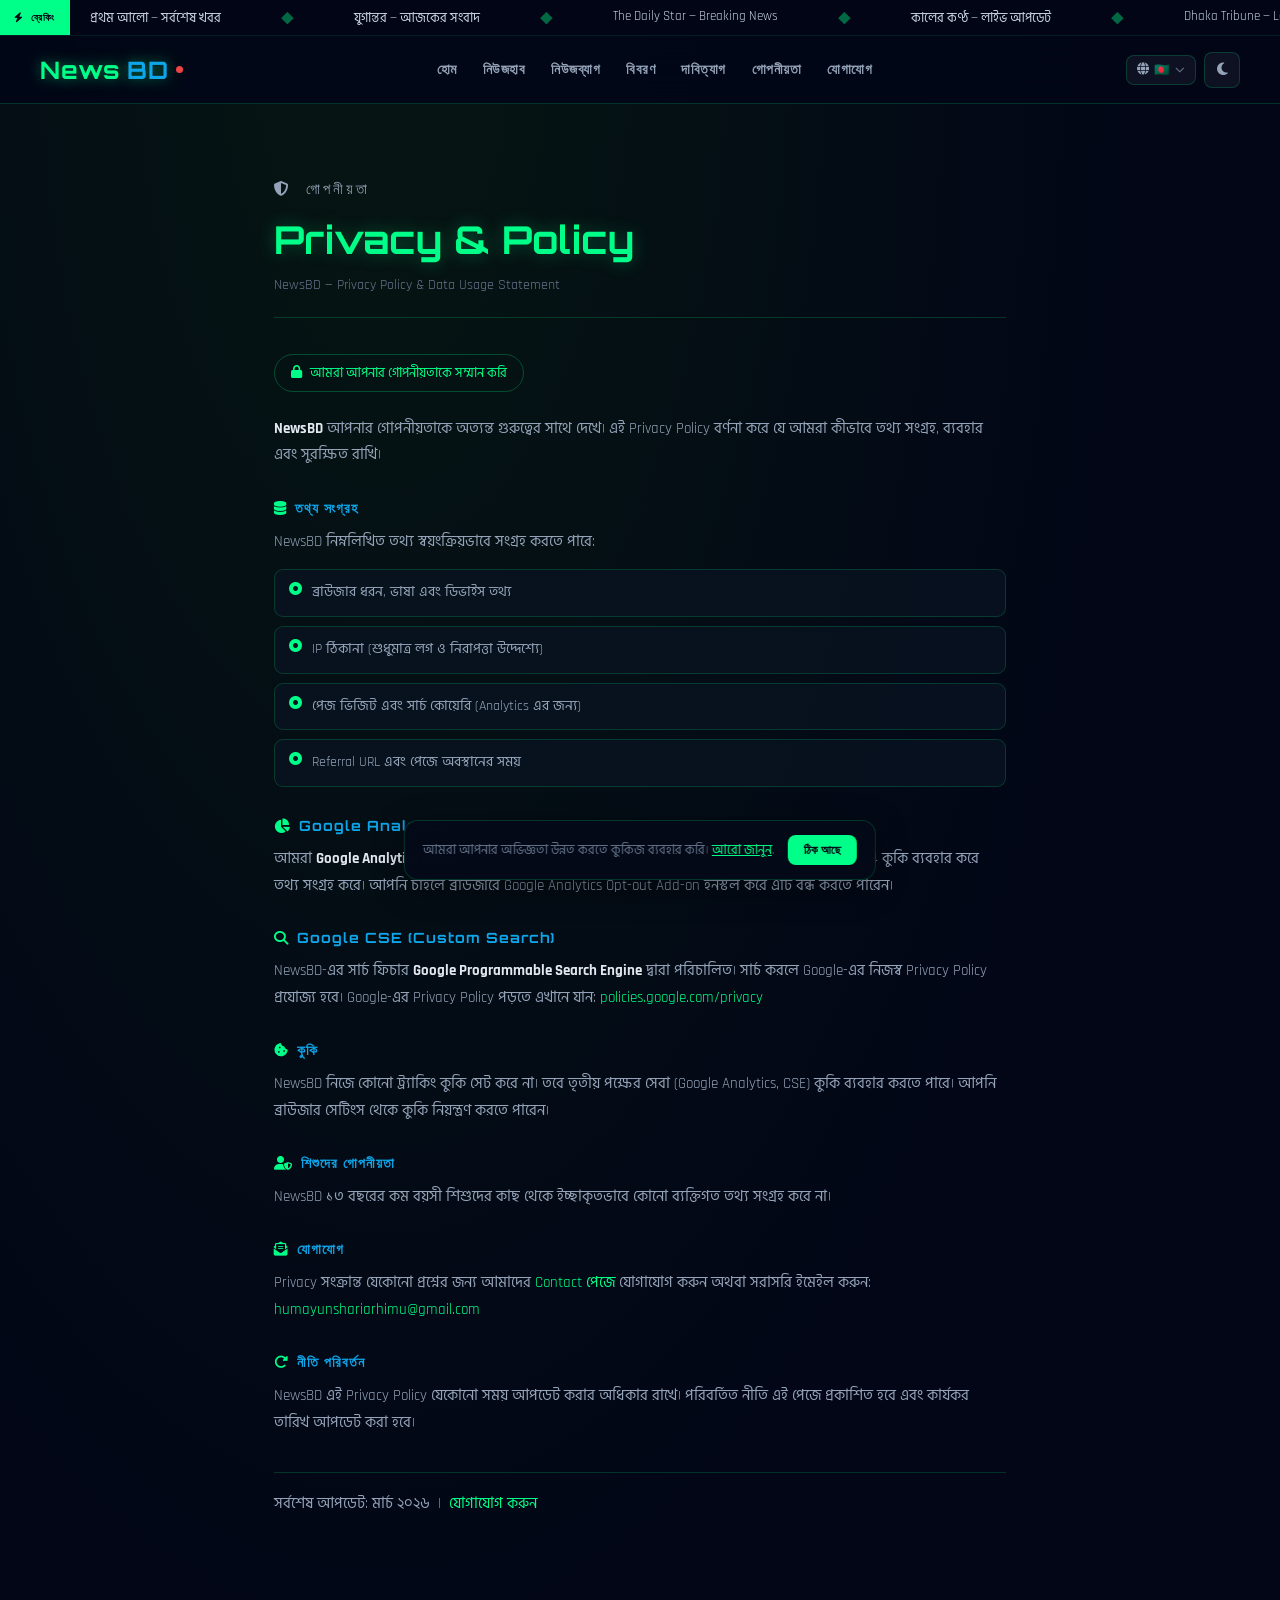
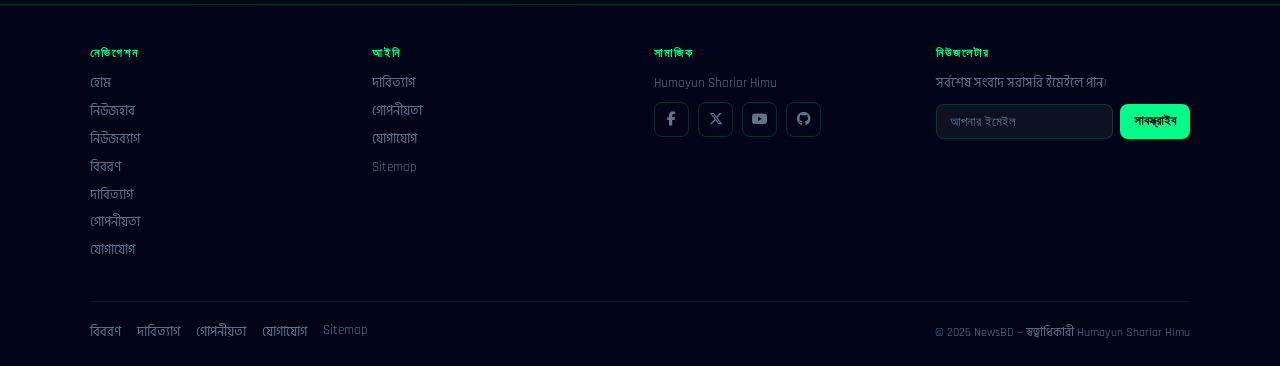
<file: privacy.html>
<!DOCTYPE html>
<html lang="bn">
<head>
  <meta charset="UTF-8">
  <meta name="viewport" content="width=device-width, initial-scale=1.0, maximum-scale=1.0, user-scalable=no">
  <title>Privacy Policy | NewsBD</title>
  <meta name="description" content="NewsBD Privacy Policy — আমরা কীভাবে আপনার তথ্য সংগ্রহ ও ব্যবহার করি তা জানুন।">
  <meta name="robots" content="index, follow">
  <meta name="author" content="Humayun Shariar Himu">
  <meta name="theme-color" content="#00ff88">
  <meta property="og:title" content="Privacy Policy | NewsBD">
  <meta property="og:type" content="website">
  <meta property="og:url" content="https://newsbd.psychotech.top/privacy.html">
  <meta property="og:image" content="./newsbd_cover.png">
  <link rel="icon" href="./newsbd.png" type="image/png">
  <link rel="manifest" href="./manifest.json">
  <link rel="apple-touch-icon" href="./newsbd.png">
  <link rel="canonical" href="https://newsbd.psychotech.top/privacy.html">
  <link rel="stylesheet" href="./shared.css">
  <link rel="stylesheet" href="https://cdnjs.cloudflare.com/ajax/libs/font-awesome/6.4.0/css/all.min.css">
  <style>
    .info-page {
      flex: 1;
      padding: clamp(36px,6vw,72px) clamp(16px,5vw,80px);
      max-width: 860px;
      margin: 0 auto;
      width: 100%;
    }
    .page-eyebrow {
      font-family: 'Orbitron', sans-serif;
      font-size: 0.72rem;
      letter-spacing: 3px;
      color: var(--muted);
      text-transform: uppercase;
      margin-bottom: 10px;
    }
    .info-page h1 {
      font-family: 'Orbitron', sans-serif;
      font-size: clamp(1.6rem, 5vw, 2.4rem);
      color: var(--primary);
      text-shadow: 0 0 18px rgba(0,255,136,0.3);
      margin-bottom: 10px;
      line-height: 1.2;
    }
    .info-page .page-sub {
      font-size: 0.85rem;
      color: var(--muted);
      margin-bottom: 36px;
      padding-bottom: 20px;
      border-bottom: 1px solid var(--glass-border);
    }
    .info-page h2 {
      font-family: 'Orbitron', sans-serif;
      font-size: 0.88rem;
      color: var(--secondary);
      letter-spacing: 1px;
      margin: 30px 0 12px;
      display: flex; align-items: center; gap: 8px;
    }
    .info-page h2 i { color: var(--primary); }
    .info-page p {
      font-size: 0.93rem;
      color: #94a3b8;
      line-height: 1.78;
      margin-bottom: 14px;
    }
    .info-page strong { color: #e2e8f0; }
    .info-page a { color: var(--primary); text-decoration: none; }
    .info-page a:hover { color: #fff; }
    .info-list {
      list-style: none;
      padding: 0;
      display: flex;
      flex-direction: column;
      gap: 9px;
      margin-bottom: 18px;
    }
    .info-list li {
      display: flex;
      gap: 10px;
      font-size: 0.9rem;
      color: #94a3b8;
      line-height: 1.65;
      padding: 11px 14px;
      background: var(--card);
      border: 1px solid var(--glass-border);
      border-radius: 9px;
    }
    .info-list li i { color: var(--primary); flex-shrink: 0; margin-top: 2px; font-size: 0.8rem; }
    .privacy-badge {
      display: inline-flex;
      align-items: center;
      gap: 8px;
      padding: 8px 16px;
      border: 1px solid rgba(0,255,136,0.25);
      border-radius: 100px;
      font-size: 0.8rem;
      color: var(--primary);
      margin-bottom: 24px;
    }
    .last-updated { font-size: 0.78rem; color: #475569; margin-top: 36px; padding-top: 18px; border-top: 1px solid var(--glass-border); }
  </style>
  <script async src="https://www.googletagmanager.com/gtag/js?id=G-GSKWQGGTLK"></script>
  <script>window.dataLayer=window.dataLayer||[];function gtag(){dataLayer.push(arguments);}gtag('js',new Date());gtag('config','G-GSKWQGGTLK');</script>
</head>
<body>
  <div class="nb-page">
    <main class="info-page anim-up">

      <p class="page-eyebrow"><i class="fa fa-shield-halved"></i> &nbsp;গোপনীয়তা</p>
      <h1>Privacy &amp; Policy</h1>
      <p class="page-sub">NewsBD — Privacy Policy &amp; Data Usage Statement</p>

      <div class="privacy-badge">
        <i class="fa fa-lock"></i>
        আমরা আপনার গোপনীয়তাকে সম্মান করি
      </div>

      <p>
        <strong>NewsBD</strong> আপনার গোপনীয়তাকে অত্যন্ত গুরুত্বের সাথে দেখে।
        এই Privacy Policy বর্ণনা করে যে আমরা কীভাবে তথ্য সংগ্রহ, ব্যবহার এবং
        সুরক্ষিত রাখি।
      </p>

      <h2><i class="fa fa-database"></i> তথ্য সংগ্রহ</h2>
      <p>NewsBD নিম্নলিখিত তথ্য স্বয়ংক্রিয়ভাবে সংগ্রহ করতে পারে:</p>
      <ul class="info-list">
        <li><i class="fa fa-circle-dot"></i>ব্রাউজার ধরন, ভাষা এবং ডিভাইস তথ্য</li>
        <li><i class="fa fa-circle-dot"></i>IP ঠিকানা (শুধুমাত্র লগ ও নিরাপত্তা উদ্দেশ্যে)</li>
        <li><i class="fa fa-circle-dot"></i>পেজ ভিজিট এবং সার্চ কোয়েরি (Analytics এর জন্য)</li>
        <li><i class="fa fa-circle-dot"></i>Referral URL এবং পেজে অবস্থানের সময়</li>
      </ul>

      <h2><i class="fa fa-chart-pie"></i> Google Analytics</h2>
      <p>
        আমরা <strong>Google Analytics (GA4)</strong> ব্যবহার করি যা সাইটের ট্র্যাফিক
        ও ব্যবহারকারীর আচরণ বিশ্লেষণ করে। GA4 কুকি ব্যবহার করে তথ্য সংগ্রহ করে।
        আপনি চাইলে ব্রাউজারে Google Analytics Opt-out Add-on ইনস্টল করে এটি
        বন্ধ করতে পারেন।
      </p>

      <h2><i class="fa fa-magnifying-glass"></i> Google CSE (Custom Search)</h2>
      <p>
        NewsBD-এর সার্চ ফিচার <strong>Google Programmable Search Engine</strong>
        দ্বারা পরিচালিত। সার্চ করলে Google-এর নিজস্ব Privacy Policy প্রযোজ্য হবে।
        Google-এর Privacy Policy পড়তে এখানে যান:
        <a href="https://policies.google.com/privacy" target="_blank" rel="noopener">policies.google.com/privacy</a>
      </p>

      <h2><i class="fa fa-cookie-bite"></i> কুকি</h2>
      <p>
        NewsBD নিজে কোনো ট্র্যাকিং কুকি সেট করে না। তবে তৃতীয় পক্ষের সেবা
        (Google Analytics, CSE) কুকি ব্যবহার করতে পারে। আপনি ব্রাউজার সেটিংস
        থেকে কুকি নিয়ন্ত্রণ করতে পারেন।
      </p>

      <h2><i class="fa fa-user-shield"></i> শিশুদের গোপনীয়তা</h2>
      <p>
        NewsBD ১৩ বছরের কম বয়সী শিশুদের কাছ থেকে ইচ্ছাকৃতভাবে কোনো
        ব্যক্তিগত তথ্য সংগ্রহ করে না।
      </p>

      <h2><i class="fa fa-envelope-open-text"></i> যোগাযোগ</h2>
      <p>
        Privacy সংক্রান্ত যেকোনো প্রশ্নের জন্য আমাদের
        <a href="./contact.html">Contact পেজে</a> যোগাযোগ করুন অথবা সরাসরি ইমেইল করুন:
        <a href="mailto:humayunshariarhimu@gmail.com">humayunshariarhimu@gmail.com</a>
      </p>

      <h2><i class="fa fa-rotate-right"></i> নীতি পরিবর্তন</h2>
      <p>
        NewsBD এই Privacy Policy যেকোনো সময় আপডেট করার অধিকার রাখে।
        পরিবর্তিত নীতি এই পেজে প্রকাশিত হবে এবং কার্যকর তারিখ আপডেট করা হবে।
      </p>

      <p class="last-updated">সর্বশেষ আপডেট: মার্চ ২০২৬ &nbsp;|&nbsp; <a href="./contact.html">যোগাযোগ করুন</a></p>

    </main>
  </div>
  <script src="./nb-components.js"></script>
</body>
</html>
</file>
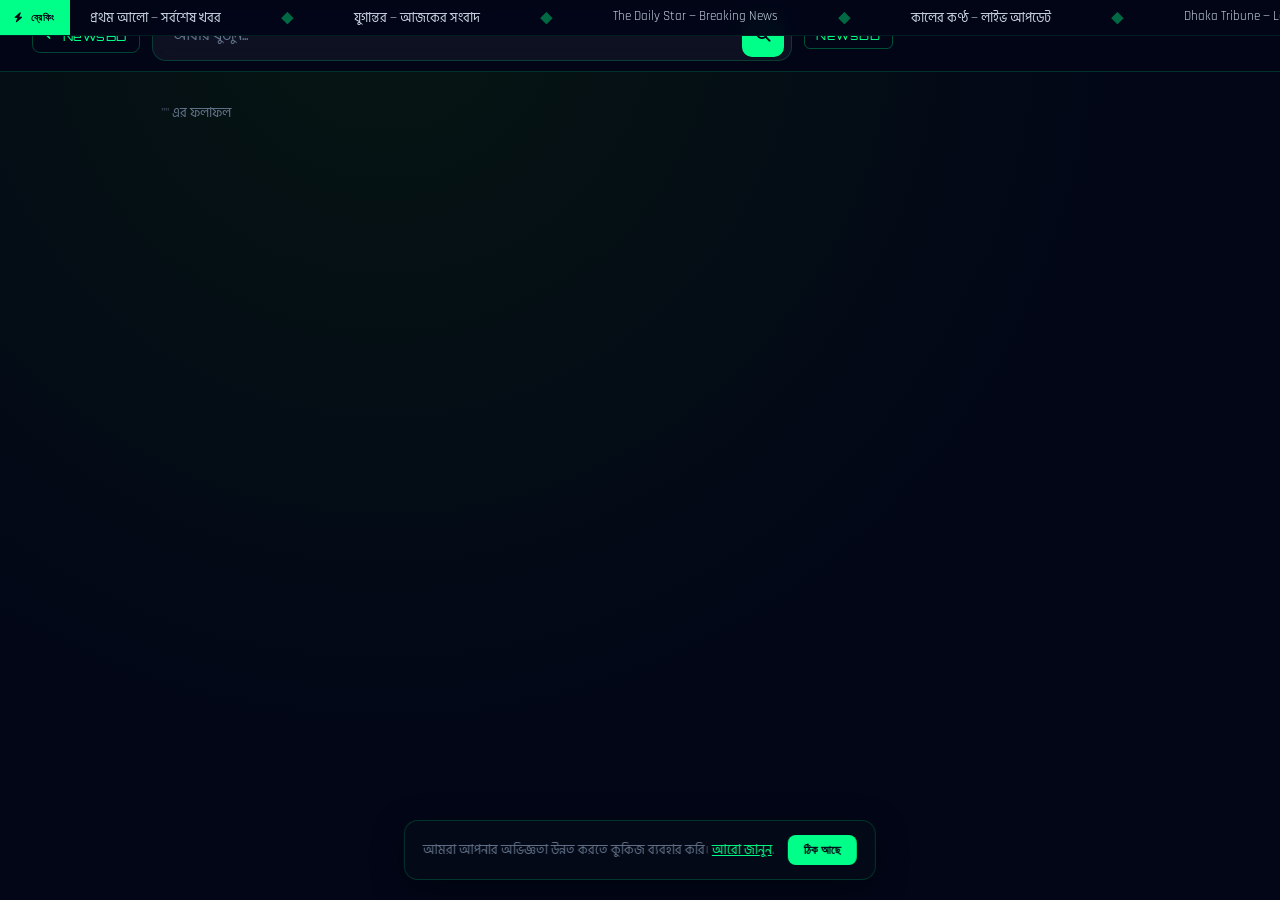
<file: search.html>
<!DOCTYPE html>
<html lang="bn">
<head>
  <meta charset="UTF-8">
  <meta name="viewport" content="width=device-width, initial-scale=1.0, maximum-scale=1.0, user-scalable=no">
  <title>অনুসন্ধান ফলাফল | NewsBD</title>
  <meta name="robots" content="noindex, nofollow">
  <link rel="icon" href="./newsbd.png" type="image/png">
  <link rel="apple-touch-icon" href="./newsbd.png">
  <link rel="stylesheet" href="./shared.css">
  <link rel="stylesheet" href="https://cdnjs.cloudflare.com/ajax/libs/font-awesome/6.4.0/css/all.min.css">

  <style>
    /* ── No navbar on this page ── */
    .nb-nav, .nb-overlay { display: none !important; }
    .nb-footer { display: none !important; }
    body { padding-top: 0 !important; }
    .nb-page { padding-top: 0 !important; }

    /* ── Compact top bar ── */
    .search-topbar {
      position: sticky;
      top: 0;
      z-index: 800;
      background: rgba(2,6,23,0.96);
      backdrop-filter: blur(14px);
      -webkit-backdrop-filter: blur(14px);
      border-bottom: 1px solid var(--glass-border);
      padding: 10px clamp(12px,3vw,32px);
      display: flex;
      align-items: center;
      gap: 12px;
    }

    /* Back button */
    .back-btn {
      display: flex;
      align-items: center;
      gap: 6px;
      color: var(--primary);
      text-decoration: none;
      font-family: 'Orbitron', sans-serif;
      font-size: 0.78rem;
      letter-spacing: 0.5px;
      white-space: nowrap;
      padding: 8px 12px;
      border: 1px solid rgba(0,255,136,0.25);
      border-radius: 8px;
      transition: all 0.2s;
      flex-shrink: 0;
    }
    .back-btn:hover {
      background: rgba(0,255,136,0.07);
      border-color: var(--primary);
    }

    /* Search bar in topbar */
    .search-topbar .nb-search-wrap {
      flex: 1;
      max-width: 640px;
    }
    .search-topbar .nb-search-input {
      padding: 12px 20px;
      padding-right: 56px;
      font-size: 0.95rem;
    }
    .search-topbar .nb-search-btn {
      width: 42px;
      height: 42px;
      font-size: 0.9rem;
    }

    .brand-badge {
      font-family: 'Orbitron', sans-serif;
      font-size: 0.75rem;
      color: var(--primary);
      border: 1px solid rgba(0,255,136,0.3);
      border-radius: 6px;
      padding: 5px 11px;
      white-space: nowrap;
      letter-spacing: 1px;
      flex-shrink: 0;
    }

    /* ── Results wrapper ── */
    .results-wrap {
      flex: 1;
      padding: clamp(16px,3vw,30px) clamp(14px,4vw,52px);
      max-width: 1060px;
      margin: 0 auto;
      width: 100%;
    }

    .result-meta {
      font-size: 0.82rem;
      color: var(--muted);
      margin-bottom: 20px;
    }
    .result-meta span { color: var(--primary); font-weight: 600; }

    /* ══ Google CSE Deep Overrides ═══════════════════════ */
    .gsc-control-cse,
    .gsc-control-cse * {
      background: transparent !important;
      border-color: transparent !important;
      font-family: 'Rajdhani','Hind Siliguri',sans-serif !important;
      box-shadow: none !important;
    }

    /* Result cards */
    .gsc-result {
      background: var(--card) !important;
      border: 1px solid var(--glass-border) !important;
      border-radius: 12px !important;
      padding: 16px 18px !important;
      margin-bottom: 10px !important;
      transition: border-color 0.2s, box-shadow 0.2s !important;
    }
    .gsc-result:hover {
      border-color: rgba(0,255,136,0.38) !important;
      box-shadow: 0 4px 18px rgba(0,0,0,0.3) !important;
    }

    /* Title */
    .gs-title, .gs-title * {
      color: var(--primary) !important;
      font-size: 1.05rem !important;
      font-weight: 600 !important;
      text-decoration: none !important;
    }
    .gs-title:hover, .gs-title *:hover {
      color: #fff !important;
      text-shadow: 0 0 10px rgba(0,255,136,0.4) !important;
    }

    /* URL */
    .gsc-url-top, .gsc-url-bottom, .gs-visibleUrl {
      color: var(--secondary) !important;
      font-size: 0.77rem !important;
    }

    /* Snippet */
    .gs-snippet, .gsc-body-text {
      color: #94a3b8 !important;
      font-size: 0.9rem !important;
      line-height: 1.55 !important;
    }

    /* ── Pagination — fully visible & styled ── */
    .gsc-cursor-box {
      padding: 28px 0 16px !important;
      display: flex !important;
      justify-content: center !important;
      gap: 8px !important;
      flex-wrap: wrap !important;
    }
    .gsc-cursor-page {
      display: inline-flex !important;
      align-items: center !important;
      justify-content: center !important;
      min-width: 38px !important;
      height: 38px !important;
      padding: 0 12px !important;
      color: var(--primary) !important;
      background: rgba(0,255,136,0.08) !important;
      border: 1px solid rgba(0,255,136,0.35) !important;
      border-radius: 8px !important;
      font-size: 0.95rem !important;
      font-weight: 700 !important;
      cursor: pointer !important;
      transition: all 0.2s !important;
      font-family: 'Orbitron', sans-serif !important;
      text-decoration: none !important;
    }
    .gsc-cursor-page:hover {
      background: rgba(0,255,136,0.18) !important;
      border-color: var(--primary) !important;
      box-shadow: 0 0 12px rgba(0,255,136,0.25) !important;
    }
    .gsc-cursor-current-page {
      color: #020617 !important;
      background: var(--primary) !important;
      border-color: var(--primary) !important;
      box-shadow: 0 0 14px rgba(0,255,136,0.4) !important;
    }

    /* Next / Prev labels inside cursor */
    .gsc-cursor-next-page,
    .gsc-cursor-previous-page {
      color: #f1f5f9 !important;
      background: rgba(14,165,233,0.12) !important;
      border-color: rgba(14,165,233,0.4) !important;
      font-family: 'Rajdhani', sans-serif !important;
      font-size: 0.88rem !important;
      letter-spacing: 0.5px !important;
    }
    .gsc-cursor-next-page:hover,
    .gsc-cursor-previous-page:hover {
      background: rgba(14,165,233,0.25) !important;
      border-color: var(--secondary) !important;
      color: #fff !important;
    }

    /* Hide unwanted Google elements */
    .gsc-search-box,
    .gsc-input-box,
    .gsc-search-button,
    table.gsc-search-box              { display: none !important; }

    .gsc-above-wrapper-area           { display: none !important; }

    /* "Enhanced by Google" / branding — hide all variants */
    .gcsc-more-maybe-branding-root,
    .gcsc-branding,
    .gcsc-branding-text,
    .gcsc-branding-img,
    .gcsc-find-more-on-google,
    .gcsc-find-more-on-google-root,
    .gsc-results-wrapper-overlay .gcsc-more-maybe-branding-root,
    [class*="gcsc-branding"],
    [class*="gcsc-more"],
    [class*="gcsc-find-more"]         { display: none !important; }

    /* Thumbnail hide */
    .gsc-thumbnail-inside .gs-image-box { display: none !important; }

    /* Make result display properly */
    .gsc-webResult.gsc-result { display: block !important; }

    /* ── Loading spinner ── */
    .search-loading {
      display: flex;
      flex-direction: column;
      align-items: center;
      justify-content: center;
      padding: 60px 20px;
      gap: 16px;
      color: var(--muted);
      font-size: 0.9rem;
    }
    .spinner {
      width: 42px; height: 42px;
      border: 3px solid rgba(0,255,136,0.12);
      border-top-color: var(--primary);
      border-radius: 50%;
      animation: spin 0.8s linear infinite;
    }
    @keyframes spin { to { transform: rotate(360deg); } }

    @media(max-width:600px){
      .brand-badge { display: none; }
      .gs-title, .gs-title * { font-size: 0.9rem !important; }
      .gsc-cursor-page { min-width: 34px !important; height: 34px !important; font-size: 0.82rem !important; }
      .back-btn span { display: none; }
    }
  </style>

  <script async src="https://www.googletagmanager.com/gtag/js?id=G-GSKWQGGTLK"></script>
  <script>window.dataLayer=window.dataLayer||[];function gtag(){dataLayer.push(arguments);}gtag('js',new Date());gtag('config','G-GSKWQGGTLK');</script>
</head>
<body>

  <!-- nb-components.js will inject navbar+footer — we hide them via CSS above -->
  <div class="nb-page">

    <!-- ── Top bar (no full navbar) ── -->
    <div class="search-topbar">
      <a href="javascript:history.back()" class="back-btn" id="back-link">
        <i class="fa fa-arrow-left"></i>
        <span id="back-label">NewsBD</span>
      </a>

      <div class="nb-search-wrap">
        <input type="search" id="top-search" class="nb-search-input"
               autocomplete="off" spellcheck="false" placeholder="আবার খুঁজুন...">
        <button class="nb-search-btn" id="top-search-btn" aria-label="Search">
          <i class="fa fa-search"></i>
        </button>
      </div>

      <div class="brand-badge" id="brand-badge">NewsBD</div>
    </div>

    <!-- ── Results ── -->
    <div class="results-wrap">
      <p class="result-meta">
        "<span id="query-display"></span>" এর ফলাফল
      </p>

      <!-- Loading -->
      <div class="search-loading" id="search-loading">
        <div class="spinner"></div>
        <p>সংবাদ খুঁজছি...</p>
      </div>

      <!-- CSE output -->
      <div id="cse-results" style="display:none;">
        <div class="gcse-searchresults-only" id="gsc-results-root"></div>
      </div>
    </div>

  </div><!-- .nb-page -->

  <script src="./nb-components.js"></script>

  <script>
    // ── Params ──────────────────────────────────────────
    const params = new URLSearchParams(window.location.search);
    const cx     = params.get('cx')    || '71bce4ff67b1745ad';
    const query  = params.get('q')     || '';
    const brand  = params.get('brand') || 'NewsBD';
    const isNewsBag = brand === 'NewsBag';

    // Update UI
    document.title = `"${query}" — অনুসন্ধান | ${brand}`;
    document.getElementById('query-display').textContent  = query;
    document.getElementById('top-search').value           = query;
    document.getElementById('brand-badge').textContent    = brand;
    document.getElementById('back-label').textContent     = brand;
    document.getElementById('back-link').href             = isNewsBag ? './newsbag.html' : './index.html';

    // NewsBag = blue accent
    if (isNewsBag) {
      document.documentElement.style.setProperty('--primary',      '#00d2ff');
      document.documentElement.style.setProperty('--glass-border', 'rgba(0,210,255,0.2)');
    }

    // ── Inject Google CSE ────────────────────────────────
    window.__gcse = {
      parsetags: 'explicit',
      callback: function () {
        if (window.google && google.search && google.search.cse) {
          google.search.cse.element.render({
            div: 'gsc-results-root',
            tag: 'searchresults-only',
            gname: 'nb-search'
          });
          google.search.cse.element.getElement('nb-search').execute(query);
          hide('search-loading');
          show('cse-results');
          // Retry branding removal after render
          setTimeout(removeBranding, 800);
          setTimeout(removeBranding, 2000);
        }
      }
    };

    const cseScript  = document.createElement('script');
    cseScript.src    = `https://cse.google.com/cse.js?cx=${encodeURIComponent(cx)}`;
    cseScript.async  = true;
    document.head.appendChild(cseScript);

    // Fallback
    setTimeout(() => {
      if (getEl('search-loading').style.display !== 'none') {
        hide('search-loading');
        show('cse-results');
      }
      removeBranding();
    }, 3800);

    // ── Remove "Enhanced by Google" at runtime ────────────
    function removeBranding() {
      const selectors = [
        '.gcsc-more-maybe-branding-root',
        '.gcsc-branding',
        '.gcsc-find-more-on-google',
        '.gcsc-find-more-on-google-root',
        '[class*="gcsc-branding"]',
        '[class*="gcsc-more"]',
        '[class*="gcsc-find"]',
        '.gsc-above-wrapper-area',
      ];
      selectors.forEach(sel => {
        document.querySelectorAll(sel).forEach(el => el.remove());
      });
    }

    // Also watch DOM mutations for late-injected branding
    const obs = new MutationObserver(() => removeBranding());
    obs.observe(document.body, { childList: true, subtree: true });

    // ── Re-search ────────────────────────────────────────
    function reSearch() {
      const q = getEl('top-search').value.trim();
      if (!q) return;
      window.location.href =
        `./search.html?cx=${encodeURIComponent(cx)}&q=${encodeURIComponent(q)}&brand=${encodeURIComponent(brand)}`;
    }
    document.getElementById('top-search-btn').addEventListener('click', reSearch);
    document.getElementById('top-search').addEventListener('keydown', e => {
      if (e.key === 'Enter') reSearch();
    });

    // ── Helpers ──────────────────────────────────────────
    function getEl(id) { return document.getElementById(id); }
    function hide(id)  { getEl(id).style.display = 'none'; }
    function show(id)  { getEl(id).style.display = 'block'; }
  </script>
</body>
</html>
</file>
<file: shared.css>
/* ============================================================
   NewsBD — Shared Stylesheet v2.0 (Enhanced)
   ============================================================ */

@import url('https://fonts.googleapis.com/css2?family=Orbitron:wght@400;500;700&family=Rajdhani:wght@400;500;600&family=Hind+Siliguri:wght@400;500;600&family=Noto+Sans+Arabic:wght@400;600&family=Noto+Sans+SC:wght@400;600&display=swap');

:root {
  --primary:      #00ff88;
  --secondary:    #0ea5e9;
  --accent:       #a78bfa;
  --bg:           #020617;
  --bg2:          #061612;
  --glass:        rgba(255,255,255,0.03);
  --glass-border: rgba(0,255,136,0.18);
  --text:         #f1f5f9;
  --muted:        #64748b;
  --card:         rgba(10,20,35,0.7);
  --nav-h:        68px;
  --ticker-h:     36px;
  --shadow:       0 8px 32px rgba(0,0,0,0.4);
}

/* ── LIGHT MODE ──────────────────────────────── */
body.light-mode {
  --bg:           #f0f4f8;
  --glass:        rgba(0,0,0,0.03);
  --glass-border: rgba(0,120,60,0.18);
  --text:         #0f172a;
  --muted:        #64748b;
  --card:         rgba(255,255,255,0.85);
  --primary:      #008844;
  --secondary:    #0284c7;
}
body.light-mode { background: #f0f4f8 !important; }
body.light-mode .nb-nav { background: rgba(240,244,248,0.95) !important; }
body.light-mode .nb-ticker { background: rgba(240,244,248,0.95) !important; }
body.light-mode .nb-overlay { background: rgba(240,244,248,0.98) !important; }
body.light-mode .nb-footer { background: rgba(224,232,240,0.9) !important; }

/* ── RTL ──────────────────────────────────────── */
html[dir="rtl"] { direction: rtl; }

*, *::before, *::after { box-sizing:border-box; margin:0; padding:0; }
html { scroll-behavior: smooth; }

body {
  font-family:'Rajdhani','Hind Siliguri','Noto Sans Arabic','Noto Sans SC',sans-serif;
  background: radial-gradient(ellipse at 30% 0%,#061612 0%,#020617 60%,#020617 100%);
  color:var(--text);
  min-height:100vh;
  display:flex;
  flex-direction:column;
  overflow-x:hidden;
  transition:background 0.3s,color 0.3s;
}

/* ── BREAKING NEWS TICKER ─────────────────────── */
.nb-ticker {
  position:fixed; top:0; left:0; right:0;
  height:var(--ticker-h);
  z-index:999;
  background:rgba(2,6,23,0.97);
  backdrop-filter:blur(10px);
  border-bottom:1px solid rgba(0,255,136,0.1);
  display:flex; align-items:center; overflow:hidden;
}
.nb-ticker-label {
  flex-shrink:0;
  background:var(--primary);
  color:#020617;
  font-family:'Orbitron',sans-serif;
  font-size:0.62rem; font-weight:700;
  padding:0 14px; letter-spacing:1.5px;
  text-transform:uppercase; height:100%;
  display:flex; align-items:center; gap:6px;
}
.nb-ticker-label i { animation:blink 1s infinite; }
@keyframes blink{0%,100%{opacity:1}50%{opacity:0.3}}
.nb-ticker-track { flex:1; overflow:hidden; }
.nb-ticker-inner {
  display:flex; gap:56px; white-space:nowrap;
  animation:ticker-scroll 45s linear infinite;
  padding-left:20px; font-size:0.8rem; color:#cbd5e1;
}
.nb-ticker-inner:hover { animation-play-state:paused; cursor:pointer; }
.nb-ticker-inner a { color:#cbd5e1; text-decoration:none; transition:color 0.2s; }
.nb-ticker-inner a:hover { color:var(--primary); }
.nb-ticker-sep { color:var(--primary); opacity:0.4; margin:0 4px; }
@keyframes ticker-scroll{0%{transform:translateX(0)}100%{transform:translateX(-50%)}}

/* ── NAVBAR ─────────────────────────────────── */
.nb-nav {
  position:fixed;
  top:var(--ticker-h); left:0; right:0;
  height:var(--nav-h);
  display:flex; align-items:center; justify-content:space-between;
  padding:0 clamp(16px,4vw,40px);
  background:rgba(2,6,23,0.88);
  backdrop-filter:blur(18px); -webkit-backdrop-filter:blur(18px);
  border-bottom:1px solid var(--glass-border);
  z-index:900; transition:background 0.3s;
  gap:12px;
}

.nb-logo {
  font-family:'Orbitron',sans-serif;
  font-size:clamp(1.1rem,3vw,1.5rem);
  font-weight:700; color:var(--primary);
  text-decoration:none; letter-spacing:1px;
  text-shadow:0 0 14px rgba(0,255,136,0.5);
  white-space:nowrap;
  display:flex; align-items:center; gap:7px;
  flex-shrink:0;
}
.nb-logo span { color:var(--secondary); }
.nb-logo-dot {
  width:7px; height:7px;
  background:#ef4444; border-radius:50%;
  animation:pulse-dot 1.5s ease-in-out infinite;
  flex-shrink:0;
}
@keyframes pulse-dot{0%,100%{box-shadow:0 0 0 0 rgba(239,68,68,0.6)}50%{box-shadow:0 0 0 5px rgba(239,68,68,0)}}

.nb-nav-center { display:flex; gap:4px; align-items:center; }
.nb-nav-link {
  font-family:'Rajdhani',sans-serif;
  font-size:0.87rem; font-weight:600; color:#94a3b8;
  text-decoration:none; padding:6px 11px;
  border-radius:6px; white-space:nowrap; letter-spacing:0.5px;
  transition:color 0.2s,background 0.2s;
}
.nb-nav-link:hover,.nb-nav-link.active{color:var(--primary);background:rgba(0,255,136,0.07);}

.nb-nav-controls { display:flex; align-items:center; gap:8px; flex-shrink:0; }

/* Language switcher */
.nb-lang-wrap { position:relative; }
.nb-lang-btn {
  display:flex; align-items:center; gap:5px;
  background:rgba(255,255,255,0.05);
  border:1px solid var(--glass-border);
  border-radius:8px; padding:6px 10px;
  cursor:pointer; font-size:0.78rem; color:#94a3b8;
  font-family:'Rajdhani',sans-serif; font-weight:600;
  transition:all 0.2s; white-space:nowrap;
}
.nb-lang-btn:hover{border-color:var(--primary);color:var(--primary);background:rgba(0,255,136,0.06);}
.nb-lang-dropdown {
  position:absolute; top:calc(100% + 8px); right:0;
  background:rgba(4,10,24,0.99);
  border:1px solid var(--glass-border);
  border-radius:10px; min-width:148px; overflow:hidden;
  opacity:0; pointer-events:none; transform:translateY(-6px);
  transition:all 0.2s; z-index:1100;
  backdrop-filter:blur(20px);
  box-shadow:0 12px 40px rgba(0,0,0,0.5);
}
.nb-lang-dropdown.open{opacity:1;pointer-events:all;transform:translateY(0);}
.nb-lang-option {
  display:flex; align-items:center; gap:10px;
  padding:10px 14px; cursor:pointer;
  font-size:0.82rem; color:#94a3b8;
  transition:all 0.15s;
  border-bottom:1px solid rgba(255,255,255,0.04);
}
.nb-lang-option:last-child{border-bottom:none;}
.nb-lang-option:hover,.nb-lang-option.selected{background:rgba(0,255,136,0.07);color:var(--primary);}
.nb-lang-option .flag{font-size:1rem;}
.nb-lang-option .lname{flex:1;font-weight:600;}

/* Theme toggle */
.nb-theme-btn {
  width:36px; height:36px;
  display:flex; align-items:center; justify-content:center;
  background:rgba(255,255,255,0.05);
  border:1px solid var(--glass-border); border-radius:8px;
  cursor:pointer; font-size:0.9rem; color:#94a3b8;
  transition:all 0.2s;
}
.nb-theme-btn:hover{border-color:var(--primary);color:var(--primary);background:rgba(0,255,136,0.06);}

.nb-menu-btn{display:none;font-size:1.4rem;color:var(--primary);cursor:pointer;background:none;border:none;padding:6px;line-height:1;}

/* ── OVERLAY MENU ────────────────────────────── */
.nb-overlay {
  position:fixed; inset:0;
  background:rgba(2,6,23,0.97);
  backdrop-filter:blur(20px);
  display:flex; flex-direction:column; align-items:center; justify-content:center;
  z-index:950; opacity:0; pointer-events:none; transition:opacity 0.35s ease;
}
.nb-overlay.open{opacity:1;pointer-events:all;}
.nb-overlay-close{position:absolute;top:22px;right:28px;font-size:2rem;color:var(--primary);cursor:pointer;background:none;border:none;line-height:1;}
.nb-overlay-brand{font-family:'Orbitron',sans-serif;font-size:1.8rem;font-weight:700;color:var(--primary);letter-spacing:3px;text-shadow:0 0 30px rgba(0,255,136,0.4);margin-bottom:28px;}
.nb-overlay-links{display:flex;flex-direction:column;gap:8px;align-items:center;width:100%;padding:0 24px;margin-bottom:20px;}
.nb-overlay-links a{font-family:'Orbitron',sans-serif;font-size:clamp(0.85rem,3.5vw,1rem);color:#94a3b8;text-decoration:none;padding:13px 28px;width:min(320px,90%);text-align:center;border:1px solid rgba(0,255,136,0.12);border-radius:10px;transition:all 0.2s;letter-spacing:0.8px;}
.nb-overlay-links a:hover{color:var(--primary);border-color:var(--primary);background:rgba(0,255,136,0.05);}
.nb-overlay-lang{display:flex;gap:8px;flex-wrap:wrap;justify-content:center;padding:0 24px;}
.nb-overlay-lang button{padding:7px 13px;border:1px solid rgba(0,255,136,0.15);border-radius:8px;background:none;color:#94a3b8;font-size:0.78rem;cursor:pointer;transition:all 0.2s;display:flex;align-items:center;gap:5px;}
.nb-overlay-lang button:hover,.nb-overlay-lang button.selected{border-color:var(--primary);color:var(--primary);background:rgba(0,255,136,0.06);}

/* ── PAGE ──────────────────────────────────── */
.nb-page{flex:1;display:flex;flex-direction:column;padding-top:calc(var(--ticker-h) + var(--nav-h));}

/* ── SEARCH ────────────────────────────────── */
.nb-search-wrap{position:relative;width:100%;max-width:680px;}
.nb-search-input{width:100%;padding:16px 60px 16px 22px;font-size:1rem;font-family:'Hind Siliguri','Rajdhani',sans-serif;background:rgba(255,255,255,0.05);border:1px solid var(--glass-border);border-radius:14px;color:var(--text);outline:none;transition:border-color 0.2s,box-shadow 0.2s;backdrop-filter:blur(10px);}
.nb-search-input::placeholder{color:var(--muted);}
.nb-search-input:focus{border-color:var(--primary);box-shadow:0 0 0 3px rgba(0,255,136,0.1),0 8px 32px rgba(0,0,0,0.3);}
.nb-search-btn{position:absolute;right:8px;top:50%;transform:translateY(-50%);width:44px;height:44px;background:var(--primary);border:none;border-radius:10px;color:#020617;font-size:1rem;cursor:pointer;display:flex;align-items:center;justify-content:center;transition:all 0.2s;}
.nb-search-btn:hover{background:#00cc70;transform:translateY(-50%) scale(1.05);box-shadow:0 4px 16px rgba(0,255,136,0.3);}

/* ── FOOTER ────────────────────────────────── */
.nb-footer{background:rgba(2,6,23,0.92);border-top:1px solid var(--glass-border);padding:40px clamp(16px,5vw,60px) 24px;}
.nb-footer-grid{display:grid;grid-template-columns:repeat(auto-fit,minmax(170px,1fr));gap:28px;max-width:1100px;margin:0 auto 32px;}
.nb-footer-col h4{font-family:'Orbitron',sans-serif;font-size:0.72rem;color:var(--primary);letter-spacing:2px;text-transform:uppercase;margin-bottom:14px;}
.nb-footer-col a,.nb-footer-col p{display:block;color:var(--muted);text-decoration:none;font-size:0.83rem;margin-bottom:8px;transition:color 0.2s;line-height:1.5;}
.nb-footer-col a:hover{color:var(--text);}
.nb-footer-social{display:flex;gap:9px;margin-top:6px;}
.nb-footer-social a{width:35px;height:35px;border:1px solid var(--glass-border);border-radius:8px;display:flex!important;align-items:center;justify-content:center;font-size:0.88rem;margin:0!important;padding:0!important;transition:all 0.2s!important;}
.nb-footer-social a:hover{border-color:var(--primary)!important;color:var(--primary)!important;background:rgba(0,255,136,0.06)!important;}
.nb-newsletter{display:flex;gap:7px;margin-top:10px;}
.nb-newsletter input{flex:1;padding:9px 13px;background:rgba(255,255,255,0.05);border:1px solid var(--glass-border);border-radius:8px;color:var(--text);font-size:0.8rem;outline:none;transition:border-color 0.2s;min-width:0;}
.nb-newsletter input:focus{border-color:var(--primary);}
.nb-newsletter input::placeholder{color:var(--muted);}
.nb-newsletter button{padding:9px 14px;background:var(--primary);border:none;border-radius:8px;color:#020617;font-size:0.8rem;font-weight:700;cursor:pointer;white-space:nowrap;transition:all 0.2s;}
.nb-newsletter button:hover{background:#00cc70;}
.nb-footer-bottom{border-top:1px solid rgba(255,255,255,0.06);padding-top:20px;display:flex;flex-wrap:wrap;justify-content:space-between;align-items:center;gap:12px;max-width:1100px;margin:0 auto;}
.nb-footer-links{display:flex;flex-wrap:wrap;gap:5px 16px;}
.nb-footer-links a{color:var(--muted);text-decoration:none;font-size:0.8rem;transition:color 0.2s;}
.nb-footer-links a:hover{color:var(--primary);}
.copy{font-size:0.78rem;color:var(--muted);}
.copy a{color:var(--muted);text-decoration:none;transition:color 0.2s;}
.copy a:hover{color:var(--primary);}

/* ── BACK TO TOP ───────────────────────────── */
.nb-back-top{position:fixed;bottom:28px;right:24px;width:44px;height:44px;background:var(--primary);border:none;border-radius:12px;color:#020617;font-size:1rem;cursor:pointer;display:flex;align-items:center;justify-content:center;z-index:800;opacity:0;pointer-events:none;transform:translateY(12px);transition:all 0.3s;box-shadow:0 4px 20px rgba(0,255,136,0.3);}
.nb-back-top.visible{opacity:1;pointer-events:all;transform:translateY(0);}
.nb-back-top:hover{transform:translateY(-3px);box-shadow:0 8px 28px rgba(0,255,136,0.4);}

/* ── READING PROGRESS ──────────────────────── */
.nb-progress{position:fixed;top:calc(var(--ticker-h) + var(--nav-h));left:0;width:0%;height:3px;background:linear-gradient(90deg,var(--primary),var(--secondary));z-index:890;border-radius:0 2px 2px 0;box-shadow:0 0 8px rgba(0,255,136,0.5);}

/* ── PWA INSTALL BANNER ────────────────────── */
.nb-install-banner{position:fixed;bottom:84px;left:50%;transform:translateX(-50%) translateY(20px);background:rgba(4,10,24,0.99);border:1px solid var(--primary);border-radius:14px;padding:14px 18px;display:flex;align-items:center;gap:12px;z-index:800;opacity:0;pointer-events:none;transition:all 0.35s;max-width:min(370px,92vw);backdrop-filter:blur(20px);box-shadow:0 8px 40px rgba(0,0,0,0.5);}
.nb-install-banner.visible{opacity:1;pointer-events:all;transform:translateX(-50%) translateY(0);}
.nb-install-banner img{width:38px;height:38px;border-radius:9px;flex-shrink:0;}
.nb-install-banner-text{flex:1;}
.nb-install-banner-text strong{display:block;font-size:0.86rem;color:var(--text);margin-bottom:2px;}
.nb-install-banner-text span{font-size:0.73rem;color:var(--muted);}
.nb-install-btn{padding:8px 14px;background:var(--primary);border:none;border-radius:8px;color:#020617;font-weight:700;font-size:0.78rem;cursor:pointer;white-space:nowrap;flex-shrink:0;}
.nb-install-dismiss{position:absolute;top:8px;right:10px;background:none;border:none;color:var(--muted);font-size:0.85rem;cursor:pointer;}

/* ── COOKIE CONSENT ────────────────────────── */
.nb-cookie{position:fixed;bottom:20px;left:50%;transform:translateX(-50%);background:rgba(4,10,24,0.99);border:1px solid var(--glass-border);border-radius:14px;padding:14px 18px;display:flex;align-items:center;gap:14px;z-index:798;max-width:min(560px,94vw);backdrop-filter:blur(20px);box-shadow:var(--shadow);font-size:0.8rem;color:var(--muted);}
.nb-cookie a{color:var(--primary);}
.nb-cookie-btn{padding:8px 16px;background:var(--primary);border:none;border-radius:8px;color:#020617;font-weight:700;font-size:0.78rem;cursor:pointer;white-space:nowrap;flex-shrink:0;}
.nb-cookie.hidden{display:none;}

/* ── ANIMATIONS ────────────────────────────── */
@keyframes pulse-glow{0%,100%{filter:drop-shadow(0 0 8px rgba(0,255,136,0.4))}50%{filter:drop-shadow(0 0 20px rgba(0,255,136,0.7))}}
@keyframes anim-up-in{from{opacity:0;transform:translateY(22px)}to{opacity:1;transform:translateY(0)}}
.anim-up{animation:anim-up-in 0.6s ease both;}
.anim-up-1{animation-delay:0.08s;}
.anim-up-2{animation-delay:0.16s;}
.anim-up-3{animation-delay:0.24s;}
.anim-up-4{animation-delay:0.32s;}

/* ── RESPONSIVE ────────────────────────────── */
@media(max-width:880px){.nb-nav-center{display:none;}.nb-menu-btn{display:flex;}}
@media(max-width:600px){:root{--ticker-h:30px;--nav-h:58px;}.nb-lang-btn .lang-text{display:none;}.nb-footer-grid{grid-template-columns:1fr 1fr;}}
@media(max-width:380px){.nb-footer-grid{grid-template-columns:1fr;}}
</file>
<file: humayun_shariar_himu_style_one.css>
.fa,.fab,.fad,.fal,.far,.fas{-moz-osx-font-smoothing:grayscale;-webkit-font-smoothing:antialiased;display:inline-block;font-style:normal;font-variant:normal;text-rendering:auto;line-height:1}.fa-lg{font-size:1.33333em;line-height:.75em;vertical-align:-.0667em}.fa-xs{font-size:.75em}.fa-sm{font-size:.875em}.fa-1x{font-size:1em}.fa-2x{font-size:2em}.fa-3x{font-size:3em}.fa-4x{font-size:4em}.fa-5x{font-size:5em}.fa-6x{font-size:6em}.fa-7x{font-size:7em}.fa-8x{font-size:8em}.fa-9x{font-size:9em}.fa-10x{font-size:10em}.fa-fw{text-align:center;width:1.25em}.fa-ul{list-style-type:none;margin-left:2.5em;padding-left:0}.fa-ul>li{position:relative}.fa-li{left:-2em;position:absolute;text-align:center;width:2em;line-height:inherit}.fa-border{border:.08em solid #eee;border-radius:.1em;padding:.2em .25em .15em}.fa-pull-left{float:left}.fa-pull-right{float:right}.fa.fa-pull-left,.fab.fa-pull-left,.fal.fa-pull-left,.far.fa-pull-left,.fas.fa-pull-left{margin-right:.3em}.fa.fa-pull-right,.fab.fa-pull-right,.fal.fa-pull-right,.far.fa-pull-right,.fas.fa-pull-right{margin-left:.3em}.fa-spin{-webkit-animation:fa-spin 2s linear infinite;animation:fa-spin 2s linear infinite}.fa-pulse{-webkit-animation:fa-spin 1s steps(8) infinite;animation:fa-spin 1s steps(8) infinite}@-webkit-keyframes fa-spin{0%{-webkit-transform:rotate(0deg);transform:rotate(0deg)}to{-webkit-transform:rotate(1turn);transform:rotate(1turn)}}@keyframes fa-spin{0%{-webkit-transform:rotate(0deg);transform:rotate(0deg)}to{-webkit-transform:rotate(1turn);transform:rotate(1turn)}}.fa-rotate-90{-ms-filter:"progid:DXImageTransform.Microsoft.BasicImage(rotation=1)";-webkit-transform:rotate(90deg);transform:rotate(90deg)}.fa-rotate-180{-ms-filter:"progid:DXImageTransform.Microsoft.BasicImage(rotation=2)";-webkit-transform:rotate(180deg);transform:rotate(180deg)}.fa-rotate-270{-ms-filter:"progid:DXImageTransform.Microsoft.BasicImage(rotation=3)";-webkit-transform:rotate(270deg);transform:rotate(270deg)}.fa-flip-horizontal{-ms-filter:"progid:DXImageTransform.Microsoft.BasicImage(rotation=0, mirror=1)";-webkit-transform:scaleX(-1);transform:scaleX(-1)}.fa-flip-vertical{-webkit-transform:scaleY(-1);transform:scaleY(-1)}.fa-flip-both,.fa-flip-horizontal.fa-flip-vertical,.fa-flip-vertical{-ms-filter:"progid:DXImageTransform.Microsoft.BasicImage(rotation=2, mirror=1)"}.fa-flip-both,.fa-flip-horizontal.fa-flip-vertical{-webkit-transform:scale(-1);transform:scale(-1)}:root .fa-flip-both,:root .fa-flip-horizontal,:root .fa-flip-vertical,:root .fa-rotate-90,:root .fa-rotate-180,:root .fa-rotate-270{-webkit-filter:none;filter:none}.fa-stack{display:inline-block;height:2em;line-height:2em;position:relative;vertical-align:middle;width:2.5em}.fa-stack-1x,.fa-stack-2x{left:0;position:absolute;text-align:center;width:100%}.fa-stack-1x{line-height:inherit}.fa-stack-2x{font-size:2em}.fa-inverse{color:#fff}.fa-500px:before{content:"\f26e"}.fa-accessible-icon:before{content:"\f368"}.fa-accusoft:before{content:"\f369"}.fa-acquisitions-incorporated:before{content:"\f6af"}.fa-ad:before{content:"\f641"}.fa-address-book:before{content:"\f2b9"}.fa-address-card:before{content:"\f2bb"}.fa-adjust:before{content:"\f042"}.fa-adn:before{content:"\f170"}.fa-adversal:before{content:"\f36a"}.fa-affiliatetheme:before{content:"\f36b"}.fa-air-freshener:before{content:"\f5d0"}.fa-airbnb:before{content:"\f834"}.fa-algolia:before{content:"\f36c"}.fa-align-center:before{content:"\f037"}.fa-align-justify:before{content:"\f039"}.fa-align-left:before{content:"\f036"}.fa-align-right:before{content:"\f038"}.fa-alipay:before{content:"\f642"}.fa-allergies:before{content:"\f461"}.fa-amazon:before{content:"\f270"}.fa-amazon-pay:before{content:"\f42c"}.fa-ambulance:before{content:"\f0f9"}.fa-american-sign-language-interpreting:before{content:"\f2a3"}.fa-amilia:before{content:"\f36d"}.fa-anchor:before{content:"\f13d"}.fa-android:before{content:"\f17b"}.fa-angellist:before{content:"\f209"}.fa-angle-double-down:before{content:"\f103"}.fa-angle-double-left:before{content:"\f100"}.fa-angle-double-right:before{content:"\f101"}.fa-angle-double-up:before{content:"\f102"}.fa-angle-down:before{content:"\f107"}.fa-angle-left:before{content:"\f104"}.fa-angle-right:before{content:"\f105"}.fa-angle-up:before{content:"\f106"}.fa-angry:before{content:"\f556"}.fa-angrycreative:before{content:"\f36e"}.fa-angular:before{content:"\f420"}.fa-ankh:before{content:"\f644"}.fa-app-store:before{content:"\f36f"}.fa-app-store-ios:before{content:"\f370"}.fa-apper:before{content:"\f371"}.fa-apple:before{content:"\f179"}.fa-apple-alt:before{content:"\f5d1"}.fa-apple-pay:before{content:"\f415"}.fa-archive:before{content:"\f187"}.fa-archway:before{content:"\f557"}.fa-arrow-alt-circle-down:before{content:"\f358"}.fa-arrow-alt-circle-left:before{content:"\f359"}.fa-arrow-alt-circle-right:before{content:"\f35a"}.fa-arrow-alt-circle-up:before{content:"\f35b"}.fa-arrow-circle-down:before{content:"\f0ab"}.fa-arrow-circle-left:before{content:"\f0a8"}.fa-arrow-circle-right:before{content:"\f0a9"}.fa-arrow-circle-up:before{content:"\f0aa"}.fa-arrow-down:before{content:"\f063"}.fa-arrow-left:before{content:"\f060"}.fa-arrow-right:before{content:"\f061"}.fa-arrow-up:before{content:"\f062"}.fa-arrows-alt:before{content:"\f0b2"}.fa-arrows-alt-h:before{content:"\f337"}.fa-arrows-alt-v:before{content:"\f338"}.fa-artstation:before{content:"\f77a"}.fa-assistive-listening-systems:before{content:"\f2a2"}.fa-asterisk:before{content:"\f069"}.fa-asymmetrik:before{content:"\f372"}.fa-at:before{content:"\f1fa"}.fa-atlas:before{content:"\f558"}.fa-atlassian:before{content:"\f77b"}.fa-atom:before{content:"\f5d2"}.fa-audible:before{content:"\f373"}.fa-audio-description:before{content:"\f29e"}.fa-autoprefixer:before{content:"\f41c"}.fa-avianex:before{content:"\f374"}.fa-aviato:before{content:"\f421"}.fa-award:before{content:"\f559"}.fa-aws:before{content:"\f375"}.fa-baby:before{content:"\f77c"}.fa-baby-carriage:before{content:"\f77d"}.fa-backspace:before{content:"\f55a"}.fa-backward:before{content:"\f04a"}.fa-bacon:before{content:"\f7e5"}.fa-bacteria:before{content:"\e059"}.fa-bacterium:before{content:"\e05a"}.fa-bahai:before{content:"\f666"}.fa-balance-scale:before{content:"\f24e"}.fa-balance-scale-left:before{content:"\f515"}.fa-balance-scale-right:before{content:"\f516"}.fa-ban:before{content:"\f05e"}.fa-band-aid:before{content:"\f462"}.fa-bandcamp:before{content:"\f2d5"}.fa-barcode:before{content:"\f02a"}.fa-bars:before{content:"\f0c9"}.fa-baseball-ball:before{content:"\f433"}.fa-basketball-ball:before{content:"\f434"}.fa-bath:before{content:"\f2cd"}.fa-battery-empty:before{content:"\f244"}.fa-battery-full:before{content:"\f240"}.fa-battery-half:before{content:"\f242"}.fa-battery-quarter:before{content:"\f243"}.fa-battery-three-quarters:before{content:"\f241"}.fa-battle-net:before{content:"\f835"}.fa-bed:before{content:"\f236"}.fa-beer:before{content:"\f0fc"}.fa-behance:before{content:"\f1b4"}.fa-behance-square:before{content:"\f1b5"}.fa-bell:before{content:"\f0f3"}.fa-bell-slash:before{content:"\f1f6"}.fa-bezier-curve:before{content:"\f55b"}.fa-bible:before{content:"\f647"}.fa-bicycle:before{content:"\f206"}.fa-biking:before{content:"\f84a"}.fa-bimobject:before{content:"\f378"}.fa-binoculars:before{content:"\f1e5"}.fa-biohazard:before{content:"\f780"}.fa-birthday-cake:before{content:"\f1fd"}.fa-bitbucket:before{content:"\f171"}.fa-bitcoin:before{content:"\f379"}.fa-bity:before{content:"\f37a"}.fa-black-tie:before{content:"\f27e"}.fa-blackberry:before{content:"\f37b"}.fa-blender:before{content:"\f517"}.fa-blender-phone:before{content:"\f6b6"}.fa-blind:before{content:"\f29d"}.fa-blog:before{content:"\f781"}.fa-blogger:before{content:"\f37c"}.fa-blogger-b:before{content:"\f37d"}.fa-bluetooth:before{content:"\f293"}.fa-bluetooth-b:before{content:"\f294"}.fa-bold:before{content:"\f032"}.fa-bolt:before{content:"\f0e7"}.fa-bomb:before{content:"\f1e2"}.fa-bone:before{content:"\f5d7"}.fa-bong:before{content:"\f55c"}.fa-book:before{content:"\f02d"}.fa-book-dead:before{content:"\f6b7"}.fa-book-medical:before{content:"\f7e6"}.fa-book-open:before{content:"\f518"}.fa-book-reader:before{content:"\f5da"}.fa-bookmark:before{content:"\f02e"}.fa-bootstrap:before{content:"\f836"}.fa-border-all:before{content:"\f84c"}.fa-border-none:before{content:"\f850"}.fa-border-style:before{content:"\f853"}.fa-bowling-ball:before{content:"\f436"}.fa-box:before{content:"\f466"}.fa-box-open:before{content:"\f49e"}.fa-box-tissue:before{content:"\e05b"}.fa-boxes:before{content:"\f468"}.fa-braille:before{content:"\f2a1"}.fa-brain:before{content:"\f5dc"}.fa-bread-slice:before{content:"\f7ec"}.fa-briefcase:before{content:"\f0b1"}.fa-briefcase-medical:before{content:"\f469"}.fa-broadcast-tower:before{content:"\f519"}.fa-broom:before{content:"\f51a"}.fa-brush:before{content:"\f55d"}.fa-btc:before{content:"\f15a"}.fa-buffer:before{content:"\f837"}.fa-bug:before{content:"\f188"}.fa-building:before{content:"\f1ad"}.fa-bullhorn:before{content:"\f0a1"}.fa-bullseye:before{content:"\f140"}.fa-burn:before{content:"\f46a"}.fa-buromobelexperte:before{content:"\f37f"}.fa-bus:before{content:"\f207"}.fa-bus-alt:before{content:"\f55e"}.fa-business-time:before{content:"\f64a"}.fa-buy-n-large:before{content:"\f8a6"}.fa-buysellads:before{content:"\f20d"}.fa-calculator:before{content:"\f1ec"}.fa-calendar:before{content:"\f133"}.fa-calendar-alt:before{content:"\f073"}.fa-calendar-check:before{content:"\f274"}.fa-calendar-day:before{content:"\f783"}.fa-calendar-minus:before{content:"\f272"}.fa-calendar-plus:before{content:"\f271"}.fa-calendar-times:before{content:"\f273"}.fa-calendar-week:before{content:"\f784"}.fa-camera:before{content:"\f030"}.fa-camera-retro:before{content:"\f083"}.fa-campground:before{content:"\f6bb"}.fa-canadian-maple-leaf:before{content:"\f785"}.fa-candy-cane:before{content:"\f786"}.fa-cannabis:before{content:"\f55f"}.fa-capsules:before{content:"\f46b"}.fa-car:before{content:"\f1b9"}.fa-car-alt:before{content:"\f5de"}.fa-car-battery:before{content:"\f5df"}.fa-car-crash:before{content:"\f5e1"}.fa-car-side:before{content:"\f5e4"}.fa-caravan:before{content:"\f8ff"}.fa-caret-down:before{content:"\f0d7"}.fa-caret-left:before{content:"\f0d9"}.fa-caret-right:before{content:"\f0da"}.fa-caret-square-down:before{content:"\f150"}.fa-caret-square-left:before{content:"\f191"}.fa-caret-square-right:before{content:"\f152"}.fa-caret-square-up:before{content:"\f151"}.fa-caret-up:before{content:"\f0d8"}.fa-carrot:before{content:"\f787"}.fa-cart-arrow-down:before{content:"\f218"}.fa-cart-plus:before{content:"\f217"}.fa-cash-register:before{content:"\f788"}.fa-cat:before{content:"\f6be"}.fa-cc-amazon-pay:before{content:"\f42d"}.fa-cc-amex:before{content:"\f1f3"}.fa-cc-apple-pay:before{content:"\f416"}.fa-cc-diners-club:before{content:"\f24c"}.fa-cc-discover:before{content:"\f1f2"}.fa-cc-jcb:before{content:"\f24b"}.fa-cc-mastercard:before{content:"\f1f1"}.fa-cc-paypal:before{content:"\f1f4"}.fa-cc-stripe:before{content:"\f1f5"}.fa-cc-visa:before{content:"\f1f0"}.fa-centercode:before{content:"\f380"}.fa-centos:before{content:"\f789"}.fa-certificate:before{content:"\f0a3"}.fa-chair:before{content:"\f6c0"}.fa-chalkboard:before{content:"\f51b"}.fa-chalkboard-teacher:before{content:"\f51c"}.fa-charging-station:before{content:"\f5e7"}.fa-chart-area:before{content:"\f1fe"}.fa-chart-bar:before{content:"\f080"}.fa-chart-line:before{content:"\f201"}.fa-chart-pie:before{content:"\f200"}.fa-check:before{content:"\f00c"}.fa-check-circle:before{content:"\f058"}.fa-check-double:before{content:"\f560"}.fa-check-square:before{content:"\f14a"}.fa-cheese:before{content:"\f7ef"}.fa-chess:before{content:"\f439"}.fa-chess-bishop:before{content:"\f43a"}.fa-chess-board:before{content:"\f43c"}.fa-chess-king:before{content:"\f43f"}.fa-chess-knight:before{content:"\f441"}.fa-chess-pawn:before{content:"\f443"}.fa-chess-queen:before{content:"\f445"}.fa-chess-rook:before{content:"\f447"}.fa-chevron-circle-down:before{content:"\f13a"}.fa-chevron-circle-left:before{content:"\f137"}.fa-chevron-circle-right:before{content:"\f138"}.fa-chevron-circle-up:before{content:"\f139"}.fa-chevron-down:before{content:"\f078"}.fa-chevron-left:before{content:"\f053"}.fa-chevron-right:before{content:"\f054"}.fa-chevron-up:before{content:"\f077"}.fa-child:before{content:"\f1ae"}.fa-chrome:before{content:"\f268"}.fa-chromecast:before{content:"\f838"}.fa-church:before{content:"\f51d"}.fa-circle:before{content:"\f111"}.fa-circle-notch:before{content:"\f1ce"}.fa-city:before{content:"\f64f"}.fa-clinic-medical:before{content:"\f7f2"}.fa-clipboard:before{content:"\f328"}.fa-clipboard-check:before{content:"\f46c"}.fa-clipboard-list:before{content:"\f46d"}.fa-clock:before{content:"\f017"}.fa-clone:before{content:"\f24d"}.fa-closed-captioning:before{content:"\f20a"}.fa-cloud:before{content:"\f0c2"}.fa-cloud-download-alt:before{content:"\f381"}.fa-cloud-meatball:before{content:"\f73b"}.fa-cloud-moon:before{content:"\f6c3"}.fa-cloud-moon-rain:before{content:"\f73c"}.fa-cloud-rain:before{content:"\f73d"}.fa-cloud-showers-heavy:before{content:"\f740"}.fa-cloud-sun:before{content:"\f6c4"}.fa-cloud-sun-rain:before{content:"\f743"}.fa-cloud-upload-alt:before{content:"\f382"}.fa-cloudflare:before{content:"\e07d"}.fa-cloudscale:before{content:"\f383"}.fa-cloudsmith:before{content:"\f384"}.fa-cloudversify:before{content:"\f385"}.fa-cocktail:before{content:"\f561"}.fa-code:before{content:"\f121"}.fa-code-branch:before{content:"\f126"}.fa-codepen:before{content:"\f1cb"}.fa-codiepie:before{content:"\f284"}.fa-coffee:before{content:"\f0f4"}.fa-cog:before{content:"\f013"}.fa-cogs:before{content:"\f085"}.fa-coins:before{content:"\f51e"}.fa-columns:before{content:"\f0db"}.fa-comment:before{content:"\f075"}.fa-comment-alt:before{content:"\f27a"}.fa-comment-dollar:before{content:"\f651"}.fa-comment-dots:before{content:"\f4ad"}.fa-comment-medical:before{content:"\f7f5"}.fa-comment-slash:before{content:"\f4b3"}.fa-comments:before{content:"\f086"}.fa-comments-dollar:before{content:"\f653"}.fa-compact-disc:before{content:"\f51f"}.fa-compass:before{content:"\f14e"}.fa-compress:before{content:"\f066"}.fa-compress-alt:before{content:"\f422"}.fa-compress-arrows-alt:before{content:"\f78c"}.fa-concierge-bell:before{content:"\f562"}.fa-confluence:before{content:"\f78d"}.fa-connectdevelop:before{content:"\f20e"}.fa-contao:before{content:"\f26d"}.fa-cookie:before{content:"\f563"}.fa-cookie-bite:before{content:"\f564"}.fa-copy:before{content:"\f0c5"}.fa-copyright:before{content:"\f1f9"}.fa-cotton-bureau:before{content:"\f89e"}.fa-couch:before{content:"\f4b8"}.fa-cpanel:before{content:"\f388"}.fa-creative-commons:before{content:"\f25e"}.fa-creative-commons-by:before{content:"\f4e7"}.fa-creative-commons-nc:before{content:"\f4e8"}.fa-creative-commons-nc-eu:before{content:"\f4e9"}.fa-creative-commons-nc-jp:before{content:"\f4ea"}.fa-creative-commons-nd:before{content:"\f4eb"}.fa-creative-commons-pd:before{content:"\f4ec"}.fa-creative-commons-pd-alt:before{content:"\f4ed"}.fa-creative-commons-remix:before{content:"\f4ee"}.fa-creative-commons-sa:before{content:"\f4ef"}.fa-creative-commons-sampling:before{content:"\f4f0"}.fa-creative-commons-sampling-plus:before{content:"\f4f1"}.fa-creative-commons-share:before{content:"\f4f2"}.fa-creative-commons-zero:before{content:"\f4f3"}.fa-credit-card:before{content:"\f09d"}.fa-critical-role:before{content:"\f6c9"}.fa-crop:before{content:"\f125"}.fa-crop-alt:before{content:"\f565"}.fa-cross:before{content:"\f654"}.fa-crosshairs:before{content:"\f05b"}.fa-crow:before{content:"\f520"}.fa-crown:before{content:"\f521"}.fa-crutch:before{content:"\f7f7"}.fa-css3:before{content:"\f13c"}.fa-css3-alt:before{content:"\f38b"}.fa-cube:before{content:"\f1b2"}.fa-cubes:before{content:"\f1b3"}.fa-cut:before{content:"\f0c4"}.fa-cuttlefish:before{content:"\f38c"}.fa-d-and-d:before{content:"\f38d"}.fa-d-and-d-beyond:before{content:"\f6ca"}.fa-dailymotion:before{content:"\e052"}.fa-dashcube:before{content:"\f210"}.fa-database:before{content:"\f1c0"}.fa-deaf:before{content:"\f2a4"}.fa-deezer:before{content:"\e077"}.fa-delicious:before{content:"\f1a5"}.fa-democrat:before{content:"\f747"}.fa-deploydog:before{content:"\f38e"}.fa-deskpro:before{content:"\f38f"}.fa-desktop:before{content:"\f108"}.fa-dev:before{content:"\f6cc"}.fa-deviantart:before{content:"\f1bd"}.fa-dharmachakra:before{content:"\f655"}.fa-dhl:before{content:"\f790"}.fa-diagnoses:before{content:"\f470"}.fa-diaspora:before{content:"\f791"}.fa-dice:before{content:"\f522"}.fa-dice-d20:before{content:"\f6cf"}.fa-dice-d6:before{content:"\f6d1"}.fa-dice-five:before{content:"\f523"}.fa-dice-four:before{content:"\f524"}.fa-dice-one:before{content:"\f525"}.fa-dice-six:before{content:"\f526"}.fa-dice-three:before{content:"\f527"}.fa-dice-two:before{content:"\f528"}.fa-digg:before{content:"\f1a6"}.fa-digital-ocean:before{content:"\f391"}.fa-digital-tachograph:before{content:"\f566"}.fa-directions:before{content:"\f5eb"}.fa-discord:before{content:"\f392"}.fa-discourse:before{content:"\f393"}.fa-disease:before{content:"\f7fa"}.fa-divide:before{content:"\f529"}.fa-dizzy:before{content:"\f567"}.fa-dna:before{content:"\f471"}.fa-dochub:before{content:"\f394"}.fa-docker:before{content:"\f395"}.fa-dog:before{content:"\f6d3"}.fa-dollar-sign:before{content:"\f155"}.fa-dolly:before{content:"\f472"}.fa-dolly-flatbed:before{content:"\f474"}.fa-donate:before{content:"\f4b9"}.fa-door-closed:before{content:"\f52a"}.fa-door-open:before{content:"\f52b"}.fa-dot-circle:before{content:"\f192"}.fa-dove:before{content:"\f4ba"}.fa-download:before{content:"\f019"}.fa-draft2digital:before{content:"\f396"}.fa-drafting-compass:before{content:"\f568"}.fa-dragon:before{content:"\f6d5"}.fa-draw-polygon:before{content:"\f5ee"}.fa-dribbble:before{content:"\f17d"}.fa-dribbble-square:before{content:"\f397"}.fa-dropbox:before{content:"\f16b"}.fa-drum:before{content:"\f569"}.fa-drum-steelpan:before{content:"\f56a"}.fa-drumstick-bite:before{content:"\f6d7"}.fa-drupal:before{content:"\f1a9"}.fa-dumbbell:before{content:"\f44b"}.fa-dumpster:before{content:"\f793"}.fa-dumpster-fire:before{content:"\f794"}.fa-dungeon:before{content:"\f6d9"}.fa-dyalog:before{content:"\f399"}.fa-earlybirds:before{content:"\f39a"}.fa-ebay:before{content:"\f4f4"}.fa-edge:before{content:"\f282"}.fa-edge-legacy:before{content:"\e078"}.fa-edit:before{content:"\f044"}.fa-egg:before{content:"\f7fb"}.fa-eject:before{content:"\f052"}.fa-elementor:before{content:"\f430"}.fa-ellipsis-h:before{content:"\f141"}.fa-ellipsis-v:before{content:"\f142"}.fa-ello:before{content:"\f5f1"}.fa-ember:before{content:"\f423"}.fa-empire:before{content:"\f1d1"}.fa-envelope:before{content:"\f0e0"}.fa-envelope-open:before{content:"\f2b6"}.fa-envelope-open-text:before{content:"\f658"}.fa-envelope-square:before{content:"\f199"}.fa-envira:before{content:"\f299"}.fa-equals:before{content:"\f52c"}.fa-eraser:before{content:"\f12d"}.fa-erlang:before{content:"\f39d"}.fa-ethereum:before{content:"\f42e"}.fa-ethernet:before{content:"\f796"}.fa-etsy:before{content:"\f2d7"}.fa-euro-sign:before{content:"\f153"}.fa-evernote:before{content:"\f839"}.fa-exchange-alt:before{content:"\f362"}.fa-exclamation:before{content:"\f12a"}.fa-exclamation-circle:before{content:"\f06a"}.fa-exclamation-triangle:before{content:"\f071"}.fa-expand:before{content:"\f065"}.fa-expand-alt:before{content:"\f424"}.fa-expand-arrows-alt:before{content:"\f31e"}.fa-expeditedssl:before{content:"\f23e"}.fa-external-link-alt:before{content:"\f35d"}.fa-external-link-square-alt:before{content:"\f360"}.fa-eye:before{content:"\f06e"}.fa-eye-dropper:before{content:"\f1fb"}.fa-eye-slash:before{content:"\f070"}.fa-facebook:before{content:"\f09a"}.fa-facebook-f:before{content:"\f39e"}.fa-facebook-messenger:before{content:"\f39f"}.fa-facebook-square:before{content:"\f082"}.fa-fan:before{content:"\f863"}.fa-fantasy-flight-games:before{content:"\f6dc"}.fa-fast-backward:before{content:"\f049"}.fa-fast-forward:before{content:"\f050"}.fa-faucet:before{content:"\e005"}.fa-fax:before{content:"\f1ac"}.fa-feather:before{content:"\f52d"}.fa-feather-alt:before{content:"\f56b"}.fa-fedex:before{content:"\f797"}.fa-fedora:before{content:"\f798"}.fa-female:before{content:"\f182"}.fa-fighter-jet:before{content:"\f0fb"}.fa-figma:before{content:"\f799"}.fa-file:before{content:"\f15b"}.fa-file-alt:before{content:"\f15c"}.fa-file-archive:before{content:"\f1c6"}.fa-file-audio:before{content:"\f1c7"}.fa-file-code:before{content:"\f1c9"}.fa-file-contract:before{content:"\f56c"}.fa-file-csv:before{content:"\f6dd"}.fa-file-download:before{content:"\f56d"}.fa-file-excel:before{content:"\f1c3"}.fa-file-export:before{content:"\f56e"}.fa-file-image:before{content:"\f1c5"}.fa-file-import:before{content:"\f56f"}.fa-file-invoice:before{content:"\f570"}.fa-file-invoice-dollar:before{content:"\f571"}.fa-file-medical:before{content:"\f477"}.fa-file-medical-alt:before{content:"\f478"}.fa-file-pdf:before{content:"\f1c1"}.fa-file-powerpoint:before{content:"\f1c4"}.fa-file-prescription:before{content:"\f572"}.fa-file-signature:before{content:"\f573"}.fa-file-upload:before{content:"\f574"}.fa-file-video:before{content:"\f1c8"}.fa-file-word:before{content:"\f1c2"}.fa-fill:before{content:"\f575"}.fa-fill-drip:before{content:"\f576"}.fa-film:before{content:"\f008"}.fa-filter:before{content:"\f0b0"}.fa-fingerprint:before{content:"\f577"}.fa-fire:before{content:"\f06d"}.fa-fire-alt:before{content:"\f7e4"}.fa-fire-extinguisher:before{content:"\f134"}.fa-firefox:before{content:"\f269"}.fa-firefox-browser:before{content:"\e007"}.fa-first-aid:before{content:"\f479"}.fa-first-order:before{content:"\f2b0"}.fa-first-order-alt:before{content:"\f50a"}.fa-firstdraft:before{content:"\f3a1"}.fa-fish:before{content:"\f578"}.fa-fist-raised:before{content:"\f6de"}.fa-flag:before{content:"\f024"}.fa-flag-checkered:before{content:"\f11e"}.fa-flag-usa:before{content:"\f74d"}.fa-flask:before{content:"\f0c3"}.fa-flickr:before{content:"\f16e"}.fa-flipboard:before{content:"\f44d"}.fa-flushed:before{content:"\f579"}.fa-fly:before{content:"\f417"}.fa-folder:before{content:"\f07b"}.fa-folder-minus:before{content:"\f65d"}.fa-folder-open:before{content:"\f07c"}.fa-folder-plus:before{content:"\f65e"}.fa-font:before{content:"\f031"}.fa-font-awesome:before{content:"\f2b4"}.fa-font-awesome-alt:before{content:"\f35c"}.fa-font-awesome-flag:before{content:"\f425"}.fa-font-awesome-logo-full:before{content:"\f4e6"}.fa-fonticons:before{content:"\f280"}.fa-fonticons-fi:before{content:"\f3a2"}.fa-football-ball:before{content:"\f44e"}.fa-fort-awesome:before{content:"\f286"}.fa-fort-awesome-alt:before{content:"\f3a3"}.fa-forumbee:before{content:"\f211"}.fa-forward:before{content:"\f04e"}.fa-foursquare:before{content:"\f180"}.fa-free-code-camp:before{content:"\f2c5"}.fa-freebsd:before{content:"\f3a4"}.fa-frog:before{content:"\f52e"}.fa-frown:before{content:"\f119"}.fa-frown-open:before{content:"\f57a"}.fa-fulcrum:before{content:"\f50b"}.fa-funnel-dollar:before{content:"\f662"}.fa-futbol:before{content:"\f1e3"}.fa-galactic-republic:before{content:"\f50c"}.fa-galactic-senate:before{content:"\f50d"}.fa-gamepad:before{content:"\f11b"}.fa-gas-pump:before{content:"\f52f"}.fa-gavel:before{content:"\f0e3"}.fa-gem:before{content:"\f3a5"}.fa-genderless:before{content:"\f22d"}.fa-get-pocket:before{content:"\f265"}.fa-gg:before{content:"\f260"}.fa-gg-circle:before{content:"\f261"}.fa-ghost:before{content:"\f6e2"}.fa-gift:before{content:"\f06b"}.fa-gifts:before{content:"\f79c"}.fa-git:before{content:"\f1d3"}.fa-git-alt:before{content:"\f841"}.fa-git-square:before{content:"\f1d2"}.fa-github:before{content:"\f09b"}.fa-github-alt:before{content:"\f113"}.fa-github-square:before{content:"\f092"}.fa-gitkraken:before{content:"\f3a6"}.fa-gitlab:before{content:"\f296"}.fa-gitter:before{content:"\f426"}.fa-glass-cheers:before{content:"\f79f"}.fa-glass-martini:before{content:"\f000"}.fa-glass-martini-alt:before{content:"\f57b"}.fa-glass-whiskey:before{content:"\f7a0"}.fa-glasses:before{content:"\f530"}.fa-glide:before{content:"\f2a5"}.fa-glide-g:before{content:"\f2a6"}.fa-globe:before{content:"\f0ac"}.fa-globe-africa:before{content:"\f57c"}.fa-globe-americas:before{content:"\f57d"}.fa-globe-asia:before{content:"\f57e"}.fa-globe-europe:before{content:"\f7a2"}.fa-gofore:before{content:"\f3a7"}.fa-golf-ball:before{content:"\f450"}.fa-goodreads:before{content:"\f3a8"}.fa-goodreads-g:before{content:"\f3a9"}.fa-google:before{content:"\f1a0"}.fa-google-drive:before{content:"\f3aa"}.fa-google-pay:before{content:"\e079"}.fa-google-play:before{content:"\f3ab"}.fa-google-plus:before{content:"\f2b3"}.fa-google-plus-g:before{content:"\f0d5"}.fa-google-plus-square:before{content:"\f0d4"}.fa-google-wallet:before{content:"\f1ee"}.fa-gopuram:before{content:"\f664"}.fa-graduation-cap:before{content:"\f19d"}.fa-gratipay:before{content:"\f184"}.fa-grav:before{content:"\f2d6"}.fa-greater-than:before{content:"\f531"}.fa-greater-than-equal:before{content:"\f532"}.fa-grimace:before{content:"\f57f"}.fa-grin:before{content:"\f580"}.fa-grin-alt:before{content:"\f581"}.fa-grin-beam:before{content:"\f582"}.fa-grin-beam-sweat:before{content:"\f583"}.fa-grin-hearts:before{content:"\f584"}.fa-grin-squint:before{content:"\f585"}.fa-grin-squint-tears:before{content:"\f586"}.fa-grin-stars:before{content:"\f587"}.fa-grin-tears:before{content:"\f588"}.fa-grin-tongue:before{content:"\f589"}.fa-grin-tongue-squint:before{content:"\f58a"}.fa-grin-tongue-wink:before{content:"\f58b"}.fa-grin-wink:before{content:"\f58c"}.fa-grip-horizontal:before{content:"\f58d"}.fa-grip-lines:before{content:"\f7a4"}.fa-grip-lines-vertical:before{content:"\f7a5"}.fa-grip-vertical:before{content:"\f58e"}.fa-gripfire:before{content:"\f3ac"}.fa-grunt:before{content:"\f3ad"}.fa-guilded:before{content:"\e07e"}.fa-guitar:before{content:"\f7a6"}.fa-gulp:before{content:"\f3ae"}.fa-h-square:before{content:"\f0fd"}.fa-hacker-news:before{content:"\f1d4"}.fa-hacker-news-square:before{content:"\f3af"}.fa-hackerrank:before{content:"\f5f7"}.fa-hamburger:before{content:"\f805"}.fa-hammer:before{content:"\f6e3"}.fa-hamsa:before{content:"\f665"}.fa-hand-holding:before{content:"\f4bd"}.fa-hand-holding-heart:before{content:"\f4be"}.fa-hand-holding-medical:before{content:"\e05c"}.fa-hand-holding-usd:before{content:"\f4c0"}.fa-hand-holding-water:before{content:"\f4c1"}.fa-hand-lizard:before{content:"\f258"}.fa-hand-middle-finger:before{content:"\f806"}.fa-hand-paper:before{content:"\f256"}.fa-hand-peace:before{content:"\f25b"}.fa-hand-point-down:before{content:"\f0a7"}.fa-hand-point-left:before{content:"\f0a5"}.fa-hand-point-right:before{content:"\f0a4"}.fa-hand-point-up:before{content:"\f0a6"}.fa-hand-pointer:before{content:"\f25a"}.fa-hand-rock:before{content:"\f255"}.fa-hand-scissors:before{content:"\f257"}.fa-hand-sparkles:before{content:"\e05d"}.fa-hand-spock:before{content:"\f259"}.fa-hands:before{content:"\f4c2"}.fa-hands-helping:before{content:"\f4c4"}.fa-hands-wash:before{content:"\e05e"}.fa-handshake:before{content:"\f2b5"}.fa-handshake-alt-slash:before{content:"\e05f"}.fa-handshake-slash:before{content:"\e060"}.fa-hanukiah:before{content:"\f6e6"}.fa-hard-hat:before{content:"\f807"}.fa-hashtag:before{content:"\f292"}.fa-hat-cowboy:before{content:"\f8c0"}.fa-hat-cowboy-side:before{content:"\f8c1"}.fa-hat-wizard:before{content:"\f6e8"}.fa-hdd:before{content:"\f0a0"}.fa-head-side-cough:before{content:"\e061"}.fa-head-side-cough-slash:before{content:"\e062"}.fa-head-side-mask:before{content:"\e063"}.fa-head-side-virus:before{content:"\e064"}.fa-heading:before{content:"\f1dc"}.fa-headphones:before{content:"\f025"}.fa-headphones-alt:before{content:"\f58f"}.fa-headset:before{content:"\f590"}.fa-heart:before{content:"\f004"}.fa-heart-broken:before{content:"\f7a9"}.fa-heartbeat:before{content:"\f21e"}.fa-helicopter:before{content:"\f533"}.fa-highlighter:before{content:"\f591"}.fa-hiking:before{content:"\f6ec"}.fa-hippo:before{content:"\f6ed"}.fa-hips:before{content:"\f452"}.fa-hire-a-helper:before{content:"\f3b0"}.fa-history:before{content:"\f1da"}.fa-hive:before{content:"\e07f"}.fa-hockey-puck:before{content:"\f453"}.fa-holly-berry:before{content:"\f7aa"}.fa-home:before{content:"\f015"}.fa-hooli:before{content:"\f427"}.fa-hornbill:before{content:"\f592"}.fa-horse:before{content:"\f6f0"}.fa-horse-head:before{content:"\f7ab"}.fa-hospital:before{content:"\f0f8"}.fa-hospital-alt:before{content:"\f47d"}.fa-hospital-symbol:before{content:"\f47e"}.fa-hospital-user:before{content:"\f80d"}.fa-hot-tub:before{content:"\f593"}.fa-hotdog:before{content:"\f80f"}.fa-hotel:before{content:"\f594"}.fa-hotjar:before{content:"\f3b1"}.fa-hourglass:before{content:"\f254"}.fa-hourglass-end:before{content:"\f253"}.fa-hourglass-half:before{content:"\f252"}.fa-hourglass-start:before{content:"\f251"}.fa-house-damage:before{content:"\f6f1"}.fa-house-user:before{content:"\e065"}.fa-houzz:before{content:"\f27c"}.fa-hryvnia:before{content:"\f6f2"}.fa-html5:before{content:"\f13b"}.fa-hubspot:before{content:"\f3b2"}.fa-i-cursor:before{content:"\f246"}.fa-ice-cream:before{content:"\f810"}.fa-icicles:before{content:"\f7ad"}.fa-icons:before{content:"\f86d"}.fa-id-badge:before{content:"\f2c1"}.fa-id-card:before{content:"\f2c2"}.fa-id-card-alt:before{content:"\f47f"}.fa-ideal:before{content:"\e013"}.fa-igloo:before{content:"\f7ae"}.fa-image:before{content:"\f03e"}.fa-images:before{content:"\f302"}.fa-imdb:before{content:"\f2d8"}.fa-inbox:before{content:"\f01c"}.fa-indent:before{content:"\f03c"}.fa-industry:before{content:"\f275"}.fa-infinity:before{content:"\f534"}.fa-info:before{content:"\f129"}.fa-info-circle:before{content:"\f05a"}.fa-innosoft:before{content:"\e080"}.fa-instagram:before{content:"\f16d"}.fa-instagram-square:before{content:"\e055"}.fa-instalod:before{content:"\e081"}.fa-intercom:before{content:"\f7af"}.fa-internet-explorer:before{content:"\f26b"}.fa-invision:before{content:"\f7b0"}.fa-ioxhost:before{content:"\f208"}.fa-italic:before{content:"\f033"}.fa-itch-io:before{content:"\f83a"}.fa-itunes:before{content:"\f3b4"}.fa-itunes-note:before{content:"\f3b5"}.fa-java:before{content:"\f4e4"}.fa-jedi:before{content:"\f669"}.fa-jedi-order:before{content:"\f50e"}.fa-jenkins:before{content:"\f3b6"}.fa-jira:before{content:"\f7b1"}.fa-joget:before{content:"\f3b7"}.fa-joint:before{content:"\f595"}.fa-joomla:before{content:"\f1aa"}.fa-journal-whills:before{content:"\f66a"}.fa-js:before{content:"\f3b8"}.fa-js-square:before{content:"\f3b9"}.fa-jsfiddle:before{content:"\f1cc"}.fa-kaaba:before{content:"\f66b"}.fa-kaggle:before{content:"\f5fa"}.fa-key:before{content:"\f084"}.fa-keybase:before{content:"\f4f5"}.fa-keyboard:before{content:"\f11c"}.fa-keycdn:before{content:"\f3ba"}.fa-khanda:before{content:"\f66d"}.fa-kickstarter:before{content:"\f3bb"}.fa-kickstarter-k:before{content:"\f3bc"}.fa-kiss:before{content:"\f596"}.fa-kiss-beam:before{content:"\f597"}.fa-kiss-wink-heart:before{content:"\f598"}.fa-kiwi-bird:before{content:"\f535"}.fa-korvue:before{content:"\f42f"}.fa-landmark:before{content:"\f66f"}.fa-language:before{content:"\f1ab"}.fa-laptop:before{content:"\f109"}.fa-laptop-code:before{content:"\f5fc"}.fa-laptop-house:before{content:"\e066"}.fa-laptop-medical:before{content:"\f812"}.fa-laravel:before{content:"\f3bd"}.fa-lastfm:before{content:"\f202"}.fa-lastfm-square:before{content:"\f203"}.fa-laugh:before{content:"\f599"}.fa-laugh-beam:before{content:"\f59a"}.fa-laugh-squint:before{content:"\f59b"}.fa-laugh-wink:before{content:"\f59c"}.fa-layer-group:before{content:"\f5fd"}.fa-leaf:before{content:"\f06c"}.fa-leanpub:before{content:"\f212"}.fa-lemon:before{content:"\f094"}.fa-less:before{content:"\f41d"}.fa-less-than:before{content:"\f536"}.fa-less-than-equal:before{content:"\f537"}.fa-level-down-alt:before{content:"\f3be"}.fa-level-up-alt:before{content:"\f3bf"}.fa-life-ring:before{content:"\f1cd"}.fa-lightbulb:before{content:"\f0eb"}.fa-line:before{content:"\f3c0"}.fa-link:before{content:"\f0c1"}.fa-linkedin:before{content:"\f08c"}.fa-linkedin-in:before{content:"\f0e1"}.fa-linode:before{content:"\f2b8"}.fa-linux:before{content:"\f17c"}.fa-lira-sign:before{content:"\f195"}.fa-list:before{content:"\f03a"}.fa-list-alt:before{content:"\f022"}.fa-list-ol:before{content:"\f0cb"}.fa-list-ul:before{content:"\f0ca"}.fa-location-arrow:before{content:"\f124"}.fa-lock:before{content:"\f023"}.fa-lock-open:before{content:"\f3c1"}.fa-long-arrow-alt-down:before{content:"\f309"}.fa-long-arrow-alt-left:before{content:"\f30a"}.fa-long-arrow-alt-right:before{content:"\f30b"}.fa-long-arrow-alt-up:before{content:"\f30c"}.fa-low-vision:before{content:"\f2a8"}.fa-luggage-cart:before{content:"\f59d"}.fa-lungs:before{content:"\f604"}.fa-lungs-virus:before{content:"\e067"}.fa-lyft:before{content:"\f3c3"}.fa-magento:before{content:"\f3c4"}.fa-magic:before{content:"\f0d0"}.fa-magnet:before{content:"\f076"}.fa-mail-bulk:before{content:"\f674"}.fa-mailchimp:before{content:"\f59e"}.fa-male:before{content:"\f183"}.fa-mandalorian:before{content:"\f50f"}.fa-map:before{content:"\f279"}.fa-map-marked:before{content:"\f59f"}.fa-map-marked-alt:before{content:"\f5a0"}.fa-map-marker:before{content:"\f041"}.fa-map-marker-alt:before{content:"\f3c5"}.fa-map-pin:before{content:"\f276"}.fa-map-signs:before{content:"\f277"}.fa-markdown:before{content:"\f60f"}.fa-marker:before{content:"\f5a1"}.fa-mars:before{content:"\f222"}.fa-mars-double:before{content:"\f227"}.fa-mars-stroke:before{content:"\f229"}.fa-mars-stroke-h:before{content:"\f22b"}.fa-mars-stroke-v:before{content:"\f22a"}.fa-mask:before{content:"\f6fa"}.fa-mastodon:before{content:"\f4f6"}.fa-maxcdn:before{content:"\f136"}.fa-mdb:before{content:"\f8ca"}.fa-medal:before{content:"\f5a2"}.fa-medapps:before{content:"\f3c6"}.fa-medium:before{content:"\f23a"}.fa-medium-m:before{content:"\f3c7"}.fa-medkit:before{content:"\f0fa"}.fa-medrt:before{content:"\f3c8"}.fa-meetup:before{content:"\f2e0"}.fa-megaport:before{content:"\f5a3"}.fa-meh:before{content:"\f11a"}.fa-meh-blank:before{content:"\f5a4"}.fa-meh-rolling-eyes:before{content:"\f5a5"}.fa-memory:before{content:"\f538"}.fa-mendeley:before{content:"\f7b3"}.fa-menorah:before{content:"\f676"}.fa-mercury:before{content:"\f223"}.fa-meteor:before{content:"\f753"}.fa-microblog:before{content:"\e01a"}.fa-microchip:before{content:"\f2db"}.fa-microphone:before{content:"\f130"}.fa-microphone-alt:before{content:"\f3c9"}.fa-microphone-alt-slash:before{content:"\f539"}.fa-microphone-slash:before{content:"\f131"}.fa-microscope:before{content:"\f610"}.fa-microsoft:before{content:"\f3ca"}.fa-minus:before{content:"\f068"}.fa-minus-circle:before{content:"\f056"}.fa-minus-square:before{content:"\f146"}.fa-mitten:before{content:"\f7b5"}.fa-mix:before{content:"\f3cb"}.fa-mixcloud:before{content:"\f289"}.fa-mixer:before{content:"\e056"}.fa-mizuni:before{content:"\f3cc"}.fa-mobile:before{content:"\f10b"}.fa-mobile-alt:before{content:"\f3cd"}.fa-modx:before{content:"\f285"}.fa-monero:before{content:"\f3d0"}.fa-money-bill:before{content:"\f0d6"}.fa-money-bill-alt:before{content:"\f3d1"}.fa-money-bill-wave:before{content:"\f53a"}.fa-money-bill-wave-alt:before{content:"\f53b"}.fa-money-check:before{content:"\f53c"}.fa-money-check-alt:before{content:"\f53d"}.fa-monument:before{content:"\f5a6"}.fa-moon:before{content:"\f186"}.fa-mortar-pestle:before{content:"\f5a7"}.fa-mosque:before{content:"\f678"}.fa-motorcycle:before{content:"\f21c"}.fa-mountain:before{content:"\f6fc"}.fa-mouse:before{content:"\f8cc"}.fa-mouse-pointer:before{content:"\f245"}.fa-mug-hot:before{content:"\f7b6"}.fa-music:before{content:"\f001"}.fa-napster:before{content:"\f3d2"}.fa-neos:before{content:"\f612"}.fa-network-wired:before{content:"\f6ff"}.fa-neuter:before{content:"\f22c"}.fa-newspaper:before{content:"\f1ea"}.fa-nimblr:before{content:"\f5a8"}.fa-node:before{content:"\f419"}.fa-node-js:before{content:"\f3d3"}.fa-not-equal:before{content:"\f53e"}.fa-notes-medical:before{content:"\f481"}.fa-npm:before{content:"\f3d4"}.fa-ns8:before{content:"\f3d5"}.fa-nutritionix:before{content:"\f3d6"}.fa-object-group:before{content:"\f247"}.fa-object-ungroup:before{content:"\f248"}.fa-octopus-deploy:before{content:"\e082"}.fa-odnoklassniki:before{content:"\f263"}.fa-odnoklassniki-square:before{content:"\f264"}.fa-oil-can:before{content:"\f613"}.fa-old-republic:before{content:"\f510"}.fa-om:before{content:"\f679"}.fa-opencart:before{content:"\f23d"}.fa-openid:before{content:"\f19b"}.fa-opera:before{content:"\f26a"}.fa-optin-monster:before{content:"\f23c"}.fa-orcid:before{content:"\f8d2"}.fa-osi:before{content:"\f41a"}.fa-otter:before{content:"\f700"}.fa-outdent:before{content:"\f03b"}.fa-page4:before{content:"\f3d7"}.fa-pagelines:before{content:"\f18c"}.fa-pager:before{content:"\f815"}.fa-paint-brush:before{content:"\f1fc"}.fa-paint-roller:before{content:"\f5aa"}.fa-palette:before{content:"\f53f"}.fa-palfed:before{content:"\f3d8"}.fa-pallet:before{content:"\f482"}.fa-paper-plane:before{content:"\f1d8"}.fa-paperclip:before{content:"\f0c6"}.fa-parachute-box:before{content:"\f4cd"}.fa-paragraph:before{content:"\f1dd"}.fa-parking:before{content:"\f540"}.fa-passport:before{content:"\f5ab"}.fa-pastafarianism:before{content:"\f67b"}.fa-paste:before{content:"\f0ea"}.fa-patreon:before{content:"\f3d9"}.fa-pause:before{content:"\f04c"}.fa-pause-circle:before{content:"\f28b"}.fa-paw:before{content:"\f1b0"}.fa-paypal:before{content:"\f1ed"}.fa-peace:before{content:"\f67c"}.fa-pen:before{content:"\f304"}.fa-pen-alt:before{content:"\f305"}.fa-pen-fancy:before{content:"\f5ac"}.fa-pen-nib:before{content:"\f5ad"}.fa-pen-square:before{content:"\f14b"}.fa-pencil-alt:before{content:"\f303"}.fa-pencil-ruler:before{content:"\f5ae"}.fa-penny-arcade:before{content:"\f704"}.fa-people-arrows:before{content:"\e068"}.fa-people-carry:before{content:"\f4ce"}.fa-pepper-hot:before{content:"\f816"}.fa-perbyte:before{content:"\e083"}.fa-percent:before{content:"\f295"}.fa-percentage:before{content:"\f541"}.fa-periscope:before{content:"\f3da"}.fa-person-booth:before{content:"\f756"}.fa-phabricator:before{content:"\f3db"}.fa-phoenix-framework:before{content:"\f3dc"}.fa-phoenix-squadron:before{content:"\f511"}.fa-phone:before{content:"\f095"}.fa-phone-alt:before{content:"\f879"}.fa-phone-slash:before{content:"\f3dd"}.fa-phone-square:before{content:"\f098"}.fa-phone-square-alt:before{content:"\f87b"}.fa-phone-volume:before{content:"\f2a0"}.fa-photo-video:before{content:"\f87c"}.fa-php:before{content:"\f457"}.fa-pied-piper:before{content:"\f2ae"}.fa-pied-piper-alt:before{content:"\f1a8"}.fa-pied-piper-hat:before{content:"\f4e5"}.fa-pied-piper-pp:before{content:"\f1a7"}.fa-pied-piper-square:before{content:"\e01e"}.fa-piggy-bank:before{content:"\f4d3"}.fa-pills:before{content:"\f484"}.fa-pinterest:before{content:"\f0d2"}.fa-pinterest-p:before{content:"\f231"}.fa-pinterest-square:before{content:"\f0d3"}.fa-pizza-slice:before{content:"\f818"}.fa-place-of-worship:before{content:"\f67f"}.fa-plane:before{content:"\f072"}.fa-plane-arrival:before{content:"\f5af"}.fa-plane-departure:before{content:"\f5b0"}.fa-plane-slash:before{content:"\e069"}.fa-play:before{content:"\f04b"}.fa-play-circle:before{content:"\f144"}.fa-playstation:before{content:"\f3df"}.fa-plug:before{content:"\f1e6"}.fa-plus:before{content:"\f067"}.fa-plus-circle:before{content:"\f055"}.fa-plus-square:before{content:"\f0fe"}.fa-podcast:before{content:"\f2ce"}.fa-poll:before{content:"\f681"}.fa-poll-h:before{content:"\f682"}.fa-poo:before{content:"\f2fe"}.fa-poo-storm:before{content:"\f75a"}.fa-poop:before{content:"\f619"}.fa-portrait:before{content:"\f3e0"}.fa-pound-sign:before{content:"\f154"}.fa-power-off:before{content:"\f011"}.fa-pray:before{content:"\f683"}.fa-praying-hands:before{content:"\f684"}.fa-prescription:before{content:"\f5b1"}.fa-prescription-bottle:before{content:"\f485"}.fa-prescription-bottle-alt:before{content:"\f486"}.fa-print:before{content:"\f02f"}.fa-procedures:before{content:"\f487"}.fa-product-hunt:before{content:"\f288"}.fa-project-diagram:before{content:"\f542"}.fa-pump-medical:before{content:"\e06a"}.fa-pump-soap:before{content:"\e06b"}.fa-pushed:before{content:"\f3e1"}.fa-puzzle-piece:before{content:"\f12e"}.fa-python:before{content:"\f3e2"}.fa-qq:before{content:"\f1d6"}.fa-qrcode:before{content:"\f029"}.fa-question:before{content:"\f128"}.fa-question-circle:before{content:"\f059"}.fa-quidditch:before{content:"\f458"}.fa-quinscape:before{content:"\f459"}.fa-quora:before{content:"\f2c4"}.fa-quote-left:before{content:"\f10d"}.fa-quote-right:before{content:"\f10e"}.fa-quran:before{content:"\f687"}.fa-r-project:before{content:"\f4f7"}.fa-radiation:before{content:"\f7b9"}.fa-radiation-alt:before{content:"\f7ba"}.fa-rainbow:before{content:"\f75b"}.fa-random:before{content:"\f074"}.fa-raspberry-pi:before{content:"\f7bb"}.fa-ravelry:before{content:"\f2d9"}.fa-react:before{content:"\f41b"}.fa-reacteurope:before{content:"\f75d"}.fa-readme:before{content:"\f4d5"}.fa-rebel:before{content:"\f1d0"}.fa-receipt:before{content:"\f543"}.fa-record-vinyl:before{content:"\f8d9"}.fa-recycle:before{content:"\f1b8"}.fa-red-river:before{content:"\f3e3"}.fa-reddit:before{content:"\f1a1"}.fa-reddit-alien:before{content:"\f281"}.fa-reddit-square:before{content:"\f1a2"}.fa-redhat:before{content:"\f7bc"}.fa-redo:before{content:"\f01e"}.fa-redo-alt:before{content:"\f2f9"}.fa-registered:before{content:"\f25d"}.fa-remove-format:before{content:"\f87d"}.fa-renren:before{content:"\f18b"}.fa-reply:before{content:"\f3e5"}.fa-reply-all:before{content:"\f122"}.fa-replyd:before{content:"\f3e6"}.fa-republican:before{content:"\f75e"}.fa-researchgate:before{content:"\f4f8"}.fa-resolving:before{content:"\f3e7"}.fa-restroom:before{content:"\f7bd"}.fa-retweet:before{content:"\f079"}.fa-rev:before{content:"\f5b2"}.fa-ribbon:before{content:"\f4d6"}.fa-ring:before{content:"\f70b"}.fa-road:before{content:"\f018"}.fa-robot:before{content:"\f544"}.fa-rocket:before{content:"\f135"}.fa-rocketchat:before{content:"\f3e8"}.fa-rockrms:before{content:"\f3e9"}.fa-route:before{content:"\f4d7"}.fa-rss:before{content:"\f09e"}.fa-rss-square:before{content:"\f143"}.fa-ruble-sign:before{content:"\f158"}.fa-ruler:before{content:"\f545"}.fa-ruler-combined:before{content:"\f546"}.fa-ruler-horizontal:before{content:"\f547"}.fa-ruler-vertical:before{content:"\f548"}.fa-running:before{content:"\f70c"}.fa-rupee-sign:before{content:"\f156"}.fa-rust:before{content:"\e07a"}.fa-sad-cry:before{content:"\f5b3"}.fa-sad-tear:before{content:"\f5b4"}.fa-safari:before{content:"\f267"}.fa-salesforce:before{content:"\f83b"}.fa-sass:before{content:"\f41e"}.fa-satellite:before{content:"\f7bf"}.fa-satellite-dish:before{content:"\f7c0"}.fa-save:before{content:"\f0c7"}.fa-schlix:before{content:"\f3ea"}.fa-school:before{content:"\f549"}.fa-screwdriver:before{content:"\f54a"}.fa-scribd:before{content:"\f28a"}.fa-scroll:before{content:"\f70e"}.fa-sd-card:before{content:"\f7c2"}.fa-search:before{content:"\f002"}.fa-search-dollar:before{content:"\f688"}.fa-search-location:before{content:"\f689"}.fa-search-minus:before{content:"\f010"}.fa-search-plus:before{content:"\f00e"}.fa-searchengin:before{content:"\f3eb"}.fa-seedling:before{content:"\f4d8"}.fa-sellcast:before{content:"\f2da"}.fa-sellsy:before{content:"\f213"}.fa-server:before{content:"\f233"}.fa-servicestack:before{content:"\f3ec"}.fa-shapes:before{content:"\f61f"}.fa-share:before{content:"\f064"}.fa-share-alt:before{content:"\f1e0"}.fa-share-alt-square:before{content:"\f1e1"}.fa-share-square:before{content:"\f14d"}.fa-shekel-sign:before{content:"\f20b"}.fa-shield-alt:before{content:"\f3ed"}.fa-shield-virus:before{content:"\e06c"}.fa-ship:before{content:"\f21a"}.fa-shipping-fast:before{content:"\f48b"}.fa-shirtsinbulk:before{content:"\f214"}.fa-shoe-prints:before{content:"\f54b"}.fa-shopify:before{content:"\e057"}.fa-shopping-bag:before{content:"\f290"}.fa-shopping-basket:before{content:"\f291"}.fa-shopping-cart:before{content:"\f07a"}.fa-shopware:before{content:"\f5b5"}.fa-shower:before{content:"\f2cc"}.fa-shuttle-van:before{content:"\f5b6"}.fa-sign:before{content:"\f4d9"}.fa-sign-in-alt:before{content:"\f2f6"}.fa-sign-language:before{content:"\f2a7"}.fa-sign-out-alt:before{content:"\f2f5"}.fa-signal:before{content:"\f012"}.fa-signature:before{content:"\f5b7"}.fa-sim-card:before{content:"\f7c4"}.fa-simplybuilt:before{content:"\f215"}.fa-sink:before{content:"\e06d"}.fa-sistrix:before{content:"\f3ee"}.fa-sitemap:before{content:"\f0e8"}.fa-sith:before{content:"\f512"}.fa-skating:before{content:"\f7c5"}.fa-sketch:before{content:"\f7c6"}.fa-skiing:before{content:"\f7c9"}.fa-skiing-nordic:before{content:"\f7ca"}.fa-skull:before{content:"\f54c"}.fa-skull-crossbones:before{content:"\f714"}.fa-skyatlas:before{content:"\f216"}.fa-skype:before{content:"\f17e"}.fa-slack:before{content:"\f198"}.fa-slack-hash:before{content:"\f3ef"}.fa-slash:before{content:"\f715"}.fa-sleigh:before{content:"\f7cc"}.fa-sliders-h:before{content:"\f1de"}.fa-slideshare:before{content:"\f1e7"}.fa-smile:before{content:"\f118"}.fa-smile-beam:before{content:"\f5b8"}.fa-smile-wink:before{content:"\f4da"}.fa-smog:before{content:"\f75f"}.fa-smoking:before{content:"\f48d"}.fa-smoking-ban:before{content:"\f54d"}.fa-sms:before{content:"\f7cd"}.fa-snapchat:before{content:"\f2ab"}.fa-snapchat-ghost:before{content:"\f2ac"}.fa-snapchat-square:before{content:"\f2ad"}.fa-snowboarding:before{content:"\f7ce"}.fa-snowflake:before{content:"\f2dc"}.fa-snowman:before{content:"\f7d0"}.fa-snowplow:before{content:"\f7d2"}.fa-soap:before{content:"\e06e"}.fa-socks:before{content:"\f696"}.fa-solar-panel:before{content:"\f5ba"}.fa-sort:before{content:"\f0dc"}.fa-sort-alpha-down:before{content:"\f15d"}.fa-sort-alpha-down-alt:before{content:"\f881"}.fa-sort-alpha-up:before{content:"\f15e"}.fa-sort-alpha-up-alt:before{content:"\f882"}.fa-sort-amount-down:before{content:"\f160"}.fa-sort-amount-down-alt:before{content:"\f884"}.fa-sort-amount-up:before{content:"\f161"}.fa-sort-amount-up-alt:before{content:"\f885"}.fa-sort-down:before{content:"\f0dd"}.fa-sort-numeric-down:before{content:"\f162"}.fa-sort-numeric-down-alt:before{content:"\f886"}.fa-sort-numeric-up:before{content:"\f163"}.fa-sort-numeric-up-alt:before{content:"\f887"}.fa-sort-up:before{content:"\f0de"}.fa-soundcloud:before{content:"\f1be"}.fa-sourcetree:before{content:"\f7d3"}.fa-spa:before{content:"\f5bb"}.fa-space-shuttle:before{content:"\f197"}.fa-speakap:before{content:"\f3f3"}.fa-speaker-deck:before{content:"\f83c"}.fa-spell-check:before{content:"\f891"}.fa-spider:before{content:"\f717"}.fa-spinner:before{content:"\f110"}.fa-splotch:before{content:"\f5bc"}.fa-spotify:before{content:"\f1bc"}.fa-spray-can:before{content:"\f5bd"}.fa-square:before{content:"\f0c8"}.fa-square-full:before{content:"\f45c"}.fa-square-root-alt:before{content:"\f698"}.fa-squarespace:before{content:"\f5be"}.fa-stack-exchange:before{content:"\f18d"}.fa-stack-overflow:before{content:"\f16c"}.fa-stackpath:before{content:"\f842"}.fa-stamp:before{content:"\f5bf"}.fa-star:before{content:"\f005"}.fa-star-and-crescent:before{content:"\f699"}.fa-star-half:before{content:"\f089"}.fa-star-half-alt:before{content:"\f5c0"}.fa-star-of-david:before{content:"\f69a"}.fa-star-of-life:before{content:"\f621"}.fa-staylinked:before{content:"\f3f5"}.fa-steam:before{content:"\f1b6"}.fa-steam-square:before{content:"\f1b7"}.fa-steam-symbol:before{content:"\f3f6"}.fa-step-backward:before{content:"\f048"}.fa-step-forward:before{content:"\f051"}.fa-stethoscope:before{content:"\f0f1"}.fa-sticker-mule:before{content:"\f3f7"}.fa-sticky-note:before{content:"\f249"}.fa-stop:before{content:"\f04d"}.fa-stop-circle:before{content:"\f28d"}.fa-stopwatch:before{content:"\f2f2"}.fa-stopwatch-20:before{content:"\e06f"}.fa-store:before{content:"\f54e"}.fa-store-alt:before{content:"\f54f"}.fa-store-alt-slash:before{content:"\e070"}.fa-store-slash:before{content:"\e071"}.fa-strava:before{content:"\f428"}.fa-stream:before{content:"\f550"}.fa-street-view:before{content:"\f21d"}.fa-strikethrough:before{content:"\f0cc"}.fa-stripe:before{content:"\f429"}.fa-stripe-s:before{content:"\f42a"}.fa-stroopwafel:before{content:"\f551"}.fa-studiovinari:before{content:"\f3f8"}.fa-stumbleupon:before{content:"\f1a4"}.fa-stumbleupon-circle:before{content:"\f1a3"}.fa-subscript:before{content:"\f12c"}.fa-subway:before{content:"\f239"}.fa-suitcase:before{content:"\f0f2"}.fa-suitcase-rolling:before{content:"\f5c1"}.fa-sun:before{content:"\f185"}.fa-superpowers:before{content:"\f2dd"}.fa-superscript:before{content:"\f12b"}.fa-supple:before{content:"\f3f9"}.fa-surprise:before{content:"\f5c2"}.fa-suse:before{content:"\f7d6"}.fa-swatchbook:before{content:"\f5c3"}.fa-swift:before{content:"\f8e1"}.fa-swimmer:before{content:"\f5c4"}.fa-swimming-pool:before{content:"\f5c5"}.fa-symfony:before{content:"\f83d"}.fa-synagogue:before{content:"\f69b"}.fa-sync:before{content:"\f021"}.fa-sync-alt:before{content:"\f2f1"}.fa-syringe:before{content:"\f48e"}.fa-table:before{content:"\f0ce"}.fa-table-tennis:before{content:"\f45d"}.fa-tablet:before{content:"\f10a"}.fa-tablet-alt:before{content:"\f3fa"}.fa-tablets:before{content:"\f490"}.fa-tachometer-alt:before{content:"\f3fd"}.fa-tag:before{content:"\f02b"}.fa-tags:before{content:"\f02c"}.fa-tape:before{content:"\f4db"}.fa-tasks:before{content:"\f0ae"}.fa-taxi:before{content:"\f1ba"}.fa-teamspeak:before{content:"\f4f9"}.fa-teeth:before{content:"\f62e"}.fa-teeth-open:before{content:"\f62f"}.fa-telegram:before{content:"\f2c6"}.fa-telegram-plane:before{content:"\f3fe"}.fa-temperature-high:before{content:"\f769"}.fa-temperature-low:before{content:"\f76b"}.fa-tencent-weibo:before{content:"\f1d5"}.fa-tenge:before{content:"\f7d7"}.fa-terminal:before{content:"\f120"}.fa-text-height:before{content:"\f034"}.fa-text-width:before{content:"\f035"}.fa-th:before{content:"\f00a"}.fa-th-large:before{content:"\f009"}.fa-th-list:before{content:"\f00b"}.fa-the-red-yeti:before{content:"\f69d"}.fa-theater-masks:before{content:"\f630"}.fa-themeco:before{content:"\f5c6"}.fa-themeisle:before{content:"\f2b2"}.fa-thermometer:before{content:"\f491"}.fa-thermometer-empty:before{content:"\f2cb"}.fa-thermometer-full:before{content:"\f2c7"}.fa-thermometer-half:before{content:"\f2c9"}.fa-thermometer-quarter:before{content:"\f2ca"}.fa-thermometer-three-quarters:before{content:"\f2c8"}.fa-think-peaks:before{content:"\f731"}.fa-thumbs-down:before{content:"\f165"}.fa-thumbs-up:before{content:"\f164"}.fa-thumbtack:before{content:"\f08d"}.fa-ticket-alt:before{content:"\f3ff"}.fa-tiktok:before{content:"\e07b"}.fa-times:before{content:"\f00d"}.fa-times-circle:before{content:"\f057"}.fa-tint:before{content:"\f043"}.fa-tint-slash:before{content:"\f5c7"}.fa-tired:before{content:"\f5c8"}.fa-toggle-off:before{content:"\f204"}.fa-toggle-on:before{content:"\f205"}.fa-toilet:before{content:"\f7d8"}.fa-toilet-paper:before{content:"\f71e"}.fa-toilet-paper-slash:before{content:"\e072"}.fa-toolbox:before{content:"\f552"}.fa-tools:before{content:"\f7d9"}.fa-tooth:before{content:"\f5c9"}.fa-torah:before{content:"\f6a0"}.fa-torii-gate:before{content:"\f6a1"}.fa-tractor:before{content:"\f722"}.fa-trade-federation:before{content:"\f513"}.fa-trademark:before{content:"\f25c"}.fa-traffic-light:before{content:"\f637"}.fa-trailer:before{content:"\e041"}.fa-train:before{content:"\f238"}.fa-tram:before{content:"\f7da"}.fa-transgender:before{content:"\f224"}.fa-transgender-alt:before{content:"\f225"}.fa-trash:before{content:"\f1f8"}.fa-trash-alt:before{content:"\f2ed"}.fa-trash-restore:before{content:"\f829"}.fa-trash-restore-alt:before{content:"\f82a"}.fa-tree:before{content:"\f1bb"}.fa-trello:before{content:"\f181"}.fa-trophy:before{content:"\f091"}.fa-truck:before{content:"\f0d1"}.fa-truck-loading:before{content:"\f4de"}.fa-truck-monster:before{content:"\f63b"}.fa-truck-moving:before{content:"\f4df"}.fa-truck-pickup:before{content:"\f63c"}.fa-tshirt:before{content:"\f553"}.fa-tty:before{content:"\f1e4"}.fa-tumblr:before{content:"\f173"}.fa-tumblr-square:before{content:"\f174"}.fa-tv:before{content:"\f26c"}.fa-twitch:before{content:"\f1e8"}.fa-twitter:before{content:"\f099"}.fa-twitter-square:before{content:"\f081"}.fa-typo3:before{content:"\f42b"}.fa-uber:before{content:"\f402"}.fa-ubuntu:before{content:"\f7df"}.fa-uikit:before{content:"\f403"}.fa-umbraco:before{content:"\f8e8"}.fa-umbrella:before{content:"\f0e9"}.fa-umbrella-beach:before{content:"\f5ca"}.fa-uncharted:before{content:"\e084"}.fa-underline:before{content:"\f0cd"}.fa-undo:before{content:"\f0e2"}.fa-undo-alt:before{content:"\f2ea"}.fa-uniregistry:before{content:"\f404"}.fa-unity:before{content:"\e049"}.fa-universal-access:before{content:"\f29a"}.fa-university:before{content:"\f19c"}.fa-unlink:before{content:"\f127"}.fa-unlock:before{content:"\f09c"}.fa-unlock-alt:before{content:"\f13e"}.fa-unsplash:before{content:"\e07c"}.fa-untappd:before{content:"\f405"}.fa-upload:before{content:"\f093"}.fa-ups:before{content:"\f7e0"}.fa-usb:before{content:"\f287"}.fa-user:before{content:"\f007"}.fa-user-alt:before{content:"\f406"}.fa-user-alt-slash:before{content:"\f4fa"}.fa-user-astronaut:before{content:"\f4fb"}.fa-user-check:before{content:"\f4fc"}.fa-user-circle:before{content:"\f2bd"}.fa-user-clock:before{content:"\f4fd"}.fa-user-cog:before{content:"\f4fe"}.fa-user-edit:before{content:"\f4ff"}.fa-user-friends:before{content:"\f500"}.fa-user-graduate:before{content:"\f501"}.fa-user-injured:before{content:"\f728"}.fa-user-lock:before{content:"\f502"}.fa-user-md:before{content:"\f0f0"}.fa-user-minus:before{content:"\f503"}.fa-user-ninja:before{content:"\f504"}.fa-user-nurse:before{content:"\f82f"}.fa-user-plus:before{content:"\f234"}.fa-user-secret:before{content:"\f21b"}.fa-user-shield:before{content:"\f505"}.fa-user-slash:before{content:"\f506"}.fa-user-tag:before{content:"\f507"}.fa-user-tie:before{content:"\f508"}.fa-user-times:before{content:"\f235"}.fa-users:before{content:"\f0c0"}.fa-users-cog:before{content:"\f509"}.fa-users-slash:before{content:"\e073"}.fa-usps:before{content:"\f7e1"}.fa-ussunnah:before{content:"\f407"}.fa-utensil-spoon:before{content:"\f2e5"}.fa-utensils:before{content:"\f2e7"}.fa-vaadin:before{content:"\f408"}.fa-vector-square:before{content:"\f5cb"}.fa-venus:before{content:"\f221"}.fa-venus-double:before{content:"\f226"}.fa-venus-mars:before{content:"\f228"}.fa-vest:before{content:"\e085"}.fa-vest-patches:before{content:"\e086"}.fa-viacoin:before{content:"\f237"}.fa-viadeo:before{content:"\f2a9"}.fa-viadeo-square:before{content:"\f2aa"}.fa-vial:before{content:"\f492"}.fa-vials:before{content:"\f493"}.fa-viber:before{content:"\f409"}.fa-video:before{content:"\f03d"}.fa-video-slash:before{content:"\f4e2"}.fa-vihara:before{content:"\f6a7"}.fa-vimeo:before{content:"\f40a"}.fa-vimeo-square:before{content:"\f194"}.fa-vimeo-v:before{content:"\f27d"}.fa-vine:before{content:"\f1ca"}.fa-virus:before{content:"\e074"}.fa-virus-slash:before{content:"\e075"}.fa-viruses:before{content:"\e076"}.fa-vk:before{content:"\f189"}.fa-vnv:before{content:"\f40b"}.fa-voicemail:before{content:"\f897"}.fa-volleyball-ball:before{content:"\f45f"}.fa-volume-down:before{content:"\f027"}.fa-volume-mute:before{content:"\f6a9"}.fa-volume-off:before{content:"\f026"}.fa-volume-up:before{content:"\f028"}.fa-vote-yea:before{content:"\f772"}.fa-vr-cardboard:before{content:"\f729"}.fa-vuejs:before{content:"\f41f"}.fa-walking:before{content:"\f554"}.fa-wallet:before{content:"\f555"}.fa-warehouse:before{content:"\f494"}.fa-watchman-monitoring:before{content:"\e087"}.fa-water:before{content:"\f773"}.fa-wave-square:before{content:"\f83e"}.fa-waze:before{content:"\f83f"}.fa-weebly:before{content:"\f5cc"}.fa-weibo:before{content:"\f18a"}.fa-weight:before{content:"\f496"}.fa-weight-hanging:before{content:"\f5cd"}.fa-weixin:before{content:"\f1d7"}.fa-whatsapp:before{content:"\f232"}.fa-whatsapp-square:before{content:"\f40c"}.fa-wheelchair:before{content:"\f193"}.fa-whmcs:before{content:"\f40d"}.fa-wifi:before{content:"\f1eb"}.fa-wikipedia-w:before{content:"\f266"}.fa-wind:before{content:"\f72e"}.fa-window-close:before{content:"\f410"}.fa-window-maximize:before{content:"\f2d0"}.fa-window-minimize:before{content:"\f2d1"}.fa-window-restore:before{content:"\f2d2"}.fa-windows:before{content:"\f17a"}.fa-wine-bottle:before{content:"\f72f"}.fa-wine-glass:before{content:"\f4e3"}.fa-wine-glass-alt:before{content:"\f5ce"}.fa-wix:before{content:"\f5cf"}.fa-wizards-of-the-coast:before{content:"\f730"}.fa-wodu:before{content:"\e088"}.fa-wolf-pack-battalion:before{content:"\f514"}.fa-won-sign:before{content:"\f159"}.fa-wordpress:before{content:"\f19a"}.fa-wordpress-simple:before{content:"\f411"}.fa-wpbeginner:before{content:"\f297"}.fa-wpexplorer:before{content:"\f2de"}.fa-wpforms:before{content:"\f298"}.fa-wpressr:before{content:"\f3e4"}.fa-wrench:before{content:"\f0ad"}.fa-x-ray:before{content:"\f497"}.fa-xbox:before{content:"\f412"}.fa-xing:before{content:"\f168"}.fa-xing-square:before{content:"\f169"}.fa-y-combinator:before{content:"\f23b"}.fa-yahoo:before{content:"\f19e"}.fa-yammer:before{content:"\f840"}.fa-yandex:before{content:"\f413"}.fa-yandex-international:before{content:"\f414"}.fa-yarn:before{content:"\f7e3"}.fa-yelp:before{content:"\f1e9"}.fa-yen-sign:before{content:"\f157"}.fa-yin-yang:before{content:"\f6ad"}.fa-yoast:before{content:"\f2b1"}.fa-youtube:before{content:"\f167"}.fa-youtube-square:before{content:"\f431"}.fa-zhihu:before{content:"\f63f"}.sr-only{border:0;clip:rect(0,0,0,0);height:1px;margin:-1px;overflow:hidden;padding:0;position:absolute;width:1px}.sr-only-focusable:active,.sr-only-focusable:focus{clip:auto;height:auto;margin:0;overflow:visible;position:static;width:auto}@font-face{font-family:"Font Awesome 5 Brands";font-style:normal;font-weight:400;font-display:block;src:url(../webfonts/fa-brands-400.eot);src:url(../webfonts/fa-brands-400.eot?#iefix) format("embedded-opentype"),url(../webfonts/fa-brands-400.woff2) format("woff2"),url(../webfonts/fa-brands-400.woff) format("woff"),url(../webfonts/fa-brands-400.ttf) format("truetype"),url(../webfonts/fa-brands-400.svg#fontawesome) format("svg")}.fab{font-family:"Font Awesome 5 Brands"}@font-face{font-family:"Font Awesome 5 Free";font-style:normal;font-weight:400;font-display:block;src:url(../webfonts/fa-regular-400.eot);src:url(../webfonts/fa-regular-400.eot?#iefix) format("embedded-opentype"),url(../webfonts/fa-regular-400.woff2) format("woff2"),url(../webfonts/fa-regular-400.woff) format("woff"),url(../webfonts/fa-regular-400.ttf) format("truetype"),url(../webfonts/fa-regular-400.svg#fontawesome) format("svg")}.fab,.far{font-weight:400}@font-face{font-family:"Font Awesome 5 Free";font-style:normal;font-weight:900;font-display:block;src:url(../webfonts/fa-solid-900.eot);src:url(../webfonts/fa-solid-900.eot?#iefix) format("embedded-opentype"),url(../webfonts/fa-solid-900.woff2) format("woff2"),url(../webfonts/fa-solid-900.woff) format("woff"),url(../webfonts/fa-solid-900.ttf) format("truetype"),url(../webfonts/fa-solid-900.svg#fontawesome) format("svg")}.fa,.far,.fas{font-family:"Font Awesome 5 Free"}.fa,.fas{font-weight:900}
</file>
<file: humayun_shariar_himu_style_two.css>
* {
  margin: 0;
  padding: 0;
  -webkit-box-sizing: border-box;
  box-sizing: border-box;
  list-style: none;
  scroll-behavior: smooth;
}
:root {
  --loader: #fff;
  --particle: #0ff;
  --primary: #060a18;
  --secondary: #0ff;
  --white: #fff;
  --black: #000;
  --blue: #010824;
  --grey-0: #f8f8f8;
  --grey-1: #dbe1e8;
  --grey-2: #b2becd;
  --grey-3: #6c7983;
  --grey-4: #454e56;
  --grey-5: #2a2e35;
  --grey-6: #12181b;
  --gradient-0: linear-gradient(45deg, #ff9000, #7f02ed);
  --gradient-1: linear-gradient(90deg, #ff0162, #0ff);
  --gradient-2: linear-gradient(45deg, #e45b00, #8e02df, #ff0062);
  --br-sm-2: 14px;
  --transition: all 400ms ease-in-out;
  --box-shadow-1: 0 0 10px rgba(0, 0, 0, .6);
}

.loader span {
  color: var(--loader);
  font-size: clamp(2rem, 2.3vw, 3rem);
  text-shadow: 0 0 0 var(--loader);
  -webkit-animation: loading 2s ease-in-out infinite alternate;
  animation: loading 2s ease-in-out infinite alternate;
}

@-webkit-keyframes loading {
  to {
    text-shadow: 20px 0 70px var(--particle);
    color: var(--particle);
  }
}

@keyframes loading {
  to {
    text-shadow: 20px 0 70px var(--particle);
    color: var(--particle);
  }
}

@-webkit-keyframes slideCTRL {
  80% {
    -webkit-transform: translateX(-30px);
    transform: translateX(-30px);
  }

  100% {
    -webkit-transform: translateX(0);
    transform: translateX(0);
  }
}

@keyframes slideCTRL {
  80% {
    -webkit-transform: translateX(-30px);
    transform: translateX(-30px);
  }

  100% {
    -webkit-transform: translateX(0);
    transform: translateX(0);
  }
}

.control {
  -webkit-transform: translateX(1000px);
  transform: translateX(1000px);
}

.control:nth-child(1) {
  -webkit-animation: slideCTRL 2s 6.5s ease forwards;
  animation: slideCTRL 2s 6.5s ease forwards;
}

.control:nth-child(2) {
  -webkit-animation: slideCTRL 2s 7s ease forwards;
  animation: slideCTRL 2s 7s ease forwards;
}

.control:nth-child(3) {
  -webkit-animation: slideCTRL 2s 7.5s ease forwards;
  animation: slideCTRL 2s 7.5s ease forwards;
}

.control:nth-child(4) {
  -webkit-animation: slideCTRL 2s 8s ease forwards;
  animation: slideCTRL 2s 8s ease forwards;
}

.control:nth-child(5) {
  -webkit-animation: slideCTRL 2s 8.5s ease forwards;
  animation: slideCTRL 2s 8.5s ease forwards;
}

@-webkit-keyframes slide {
  to {
    opacity: 1;
    -webkit-transform: translateY(0);
    transform: translateY(0);
  }
}

@keyframes slide {
  to {
    opacity: 1;
    -webkit-transform: translateY(0);
    transform: translateY(0);
  }
}

.name .span {
  opacity: 0;
  -webkit-transform: translateY(10px);
  transform: translateY(10px);
  -webkit-animation: slide 2s ease forwards;
  animation: slide 2s ease forwards;
  -webkit-animation-delay: 3s;
  animation-delay: 3s;
}

.name p {
  opacity: 0;
  -webkit-transform: translateY(10px);
  transform: translateY(10px);
  -webkit-animation: slide 2s ease forwards;
  animation: slide 2s ease forwards;
  -webkit-animation-delay: 1s;
  animation-delay: 1s;
}

p.intro {
	opacity: 0;
	font-size: 1.5em;
	background-image: linear-gradient(-90deg, #ff0000, rgb(166,246,86), rgb(85,246,246), rgb(166, 85, 246), rgb(246,85,85));
  -webkit-text-fill-color: transparent;
  -webkit-background-clip: text;
  -webkit-transform: translateY(10px);
  transform: translateY(10px);
  -webkit-animation: slide 2s ease forwards;
  animation: slide 2s ease forwards;
  -webkit-animation-delay: 5s;
  animation-delay: 5s;
}

.main-btn {
  opacity: 0;
  -webkit-transform: translateY(10px);
  transform: translateY(10px);
  -webkit-animation: slide 2s ease forwards;
  animation: slide 2s ease forwards;
  -webkit-animation-delay: 6.5s;
  animation-delay: 6.5s;
}

@-webkit-keyframes slideImg {
  80% {
    -webkit-transform: translateX(30%) scale(1.1);
    transform: translateX(30%) scale(1.1);
  }

  100% {
    -webkit-transform: translateX(0) scale(1);
    transform: translateX(0) scale(1);
  }
}

@keyframes slideImg {
  80% {
    -webkit-transform: translateX(30%) scale(1.1);
    transform: translateX(30%) scale(1.1);
  }

  100% {
    -webkit-transform: translateX(0) scale(1);
    transform: translateX(0) scale(1);
  }
}

.header-content .left-header .image {
  -webkit-transform: translateX(-120%) scale(0);
  transform: translateX(-120%) scale(0);
  -webkit-animation: slideImg 1s ease-in-out forwards;
  animation: slideImg 1s ease-in-out forwards;
  -webkit-animation-delay: 6.5s;
  animation-delay: 6.5s;
}

.loader span:nth-child(2) {
  -webkit-animation-delay: 0.1s;
  animation-delay: 0.1s;
}

.loader span:nth-child(3) {
  -webkit-animation-delay: 0.2s;
  animation-delay: 0.2s;
}

.loader span:nth-child(4) {
  -webkit-animation-delay: 0.3s;
  animation-delay: 0.3s;
}

.loader span:nth-child(5) {
  -webkit-animation-delay: 0.4s;
  animation-delay: 0.4s;
}

.loader span:nth-child(6) {
  -webkit-animation-delay: 0.5s;
  animation-delay: 0.5s;
}

.loader span:nth-child(7) {
  -webkit-animation-delay: 0.6s;
  animation-delay: 0.6s;
}

.loader span:nth-child(8) {
  -webkit-animation-delay: 0.7s;
  animation-delay: 0.7s;
}

.loader span:nth-child(9) {
  -webkit-animation-delay: 0.8s;
  animation-delay: 0.8s;
}

.loader span:nth-child(10) {
  -webkit-animation-delay: 0.9s;
  animation-delay: 0.9s;
}

.loader span:nth-child(11) {
  -webkit-animation-delay: 1s;
  animation-delay: 1s;
}

.loader span:nth-child(12) {
  -webkit-animation-delay: 1.1s;
  animation-delay: 1.1s;
}

.loader span:nth-child(13) {
  -webkit-animation-delay: 1.2s;
  animation-delay: 1.2s;
}

.loader span:nth-child(14) {
  -webkit-animation-delay: 1.3s;
  animation-delay: 1.3s;
}

.loader span:nth-child(15) {
  -webkit-animation-delay: 1.4s;
  animation-delay: 1.4s;
}


body {
  background-color: var(--blue);
  font-family: lato, sans-serif;
  font-size: 1.1rem;
  color: var(--white);
  -webkit-transition: var(--transition);
  transition: var(--transition);
  overflow-x: hidden;
}

a { color: lime; }

header {
  min-height: 100vh;
  color: var(--white);
  overflow: hidden;
}

section {
  min-height: 100vh;
  width: 100%;
  position: absolute;
  left: 0;
  top: 0;
  padding: 3rem 13rem;
}

.section {
  -webkit-transform: translateY(-100%);
  transform: translateY(-100%);
  -webkit-transition: var(--transition);
  transition: var(--transition);
}

.sec1 {
  display: none;
  -webkit-transform: translateY(0) scale(1);
  transform: translateY(0) scale(1);
}

.sec2 {
  display: none;
  -webkit-transform: translateY(0) scale(1);
  transform: translateY(0) scale(1);
}

.sec3 {
  display: none;
  -webkit-transform: translateY(0) scale(1);
  transform: translateY(0) scale(1);
}

.sec4 {
  display: none;
  -webkit-transform: translateY(0) scale(1);
  transform: translateY(0) scale(1);
}

.sec5 {
  display: none;
  -webkit-transform: translateY(0) scale(1);
  transform: translateY(0) scale(1);
}

.active {
  display: block;
  -webkit-animation: scaled 1s ease forwards;
  animation: scaled 1s ease forwards;
  -webkit-animation-delay: 0;
  animation-delay: 0;
}

@-webkit-keyframes scaled {
  from {
    -webkit-transform: translateY(-100%) scaleY(0);
    transform: translateY(-100%) scaleY(0);
  }

  to {
    -webkit-transform: translateY(0) scaleY(1);
    transform: translateY(0) scaleY(1);
  }
}

@keyframes scaled {
  from {
    -webkit-transform: translateY(-100%) scaleY(0);
    transform: translateY(-100%) scaleY(0);
  }

  to {
    -webkit-transform: translateY(0) scaleY(1);
    transform: translateY(0) scaleY(1);
  }
}

.controls {
  position: fixed;
  z-index: 10;
  top: 50%;
  right: 3%;
  display: -webkit-box;
  display: -ms-flexbox;
  display: flex;
  -webkit-box-orient: vertical;
  -webkit-box-direction: normal;
  -ms-flex-direction: column;
  flex-direction: column;
  -webkit-box-align: center;
  -ms-flex-align: center;
  align-items: center;
  -webkit-box-pack: center;
  -ms-flex-pack: center;
  justify-content: center;
  -webkit-transform: translateY(-50%);
  transform: translateY(-50%);
}

.controls .active-btn {
  background: var(--gradient-0) !important;
  border: none !important;
  -webkit-box-shadow: none !important;
  box-shadow: none !important;
}

.controls .active-btn i {
  color: var(--white) !important;
}

.controls .control {
  padding: 1rem;
  cursor: pointer;
  width: 55px;
  height: 55px;
  border-radius: 50%;
  display: -webkit-box;
  display: -ms-flexbox;
  display: flex;
  -webkit-box-align: center;
  -ms-flex-align: center;
  align-items: center;
  -webkit-box-pack: center;
  -ms-flex-pack: center;
  justify-content: center;
  margin: .7rem 0;
  border: 1px solid #fff;
  -webkit-box-shadow: 0 0 5px #fff;
  box-shadow: 0 0 5px #fff;
  -webkit-transition: var(--transition);
  transition: var(--transition);
}

.controls .control i {
  font-size: 1.2rem;
  color: var(--grey-2);
  pointer-events: none;
}

.header-content {
  display: -ms-grid;
  display: grid;
  -ms-grid-columns: (1fr);
  grid-template-columns: repeat(2, 1fr);
  min-height: 100vh;
}

.header-content .left-header {
  display: -webkit-box;
  display: -ms-flexbox;
  display: flex;
  -webkit-box-align: center;
  -ms-flex-align: center;
  align-items: center;
  -webkit-box-pack: center;
  -ms-flex-pack: center;
  justify-content: center;
  position: relative;
}

.header-content .left-header .image {
  height: 70%;
  width: 70%;
  margin-left: 4rem;
  -webkit-transition: var(--transition);
  transition: var(--transition);
}

.header-content .left-header .image img {
  width: 100%;
  height: 100%;
  border-radius: 12px;
  -o-object-fit: cover;
  object-fit: cover;
  -webkit-box-shadow: -10px -10px 15px #020529,
    10px 10px 15px #000000;
  box-shadow: -10px -10px 15px #020529,
    10px 10px 15px #000000;
  -webkit-transition: var(--transition);
  transition: var(--transition);
}

.header-content .left-header .image img:hover {
  -webkit-transition: var(--transition);
  transition: var(--transition);
}

.header-content .right-header {
  display: -webkit-box;
  display: -ms-flexbox;
  display: flex;
  -webkit-box-orient: vertical;
  -webkit-box-direction: normal;
  -ms-flex-direction: column;
  flex-direction: column;
  -webkit-box-pack: center;
  -ms-flex-pack: center;
  justify-content: center;
  padding-right: 18rem;
}

.header-content .right-header .name .span {
  font-size: 3rem;
}

.header-content .right-header .name p {
  font-size: 4rem;
}

.header-content .right-header p.intro {
  margin: 1.5rem 0;
  line-height: 2rem;
}

@property --num {
  syntax: "<integer>";
  initial-value: 0;
  inherits: false;
}

#project,
#code,
#clients,
#codepen {
  counter-reset: num var(--num);
}

#project::before,
#code::before,
#clients::before,
#codepen::before {
  content: counter(num);
  background: var(--gradient-0);
  -webkit-text-fill-color: transparent;
  -webkit-background-clip: text;
  background-clip: text;
  -webkit-filter: brightness(120%);
  filter: brightness(120%);
}

#project {
  -webkit-animation: project 7s .5s ease-in-out forwards;
  animation: project 7s .5s ease-in-out forwards;
}

#code {
  -webkit-animation: code 15s 1s ease-in-out forwards;
  animation: code 15s 1s ease-in-out forwards;
}

#clients {
  -webkit-animation: clients 5s 2s ease-in-out forwards;
  animation: clients 5s 2s ease-in-out forwards;
}

#codepen {
  -webkit-animation: codepen 10s 3s ease-in-out forwards;
  animation: codepen 10s 3s ease-in-out forwards;
}

@-webkit-keyframes code {
  from {
    --num: 0;
  }

  to {
    --num: 10000;
  }
}

@keyframes code {
  from {
    --num: 0;
  }

  to {
    --num: 10000;
  }
}

@-webkit-keyframes project {
  from {
    --num: 0;
  }

  to {
    --num: 256;
  }
}

@keyframes project {
  from {
    --num: 0;
  }

  to {
    --num: 256;
  }
}

@-webkit-keyframes clients {
  from {
    --num: 0;
  }

  to {
    --num: 52;
  }
}

@keyframes clients {
  from {
    --num: 0;
  }

  to {
    --num: 52;
  }
}

@-webkit-keyframes codepen {
  from {
    --num: 0;
  }

  to {
    --num: 1256;
  }
}

@keyframes codepen {
  from {
    --num: 0;
  }

  to {
    --num: 1256;
  }
}

.about-container {
  display: -ms-grid;
  display: grid;
  -ms-grid-columns: (1fr);
  grid-template-columns: repeat(2, 1fr);
  padding-top: 3.5rem;
  padding-bottom: 5rem;
}

.about-container .right-about {
  display: -ms-grid;
  display: grid;
  -ms-grid-columns: (1fr);
  grid-template-columns: repeat(2, 1fr);
  grid-gap: 2rem;
  font-family: teko;
}

.about-container .right-about .about-item {
  border: 1px solid #00ffff6b;
  border-radius: 5px;
  -webkit-transition: var(--transition);
  transition: var(--transition);
  -webkit-box-shadow: 1px 2px 15px rgba(0, 0, 0, 0.2);
  box-shadow: 1px 2px 15px rgba(0, 0, 0, 0.2);
}

.about-container .right-about .about-item:hover {
  cursor: default;
  -webkit-transform: translateY(-5px);
  transform: translateY(-5px);
  border: 1px solid var(--secondary);
  background: #010514;
  -webkit-box-shadow: 1px 4px 15px rgba(0, 0, 0, 0.3);
  box-shadow: 1px 4px 15px rgba(0, 0, 0, 0.3);
}

.about-container .right-about .about-item:hover #project,
.about-container .right-about .about-item:hover #code,
.about-container .right-about .about-item:hover #clients,
.about-container .right-about .about-item:hover #codepen {
  -webkit-animation-play-state: paused;
  animation-play-state: paused;
  -webkit-filter: brightness(160%);
  filter: brightness(160%);
  -webkit-transition: var(--transition);
  transition: var(--transition);
}

.about-container .right-about .about-item .abt-text {
  padding: 1.5rem;
  display: -webkit-box;
  display: -ms-flexbox;
  display: flex;
  -webkit-box-orient: vertical;
  -webkit-box-direction: normal;
  -ms-flex-direction: column;
  flex-direction: column;
}

.about-container .right-about .about-item .abt-text .large-text {
  font-size: 3rem;
  color: var(--grey-3);
}

.about-container .right-about .about-item .abt-text .small-text {
  padding-left: 3rem;
  position: relative;
  text-transform: uppercase;
  font-size: 1.2rem;
  letter-spacing: 2px;
  color: var(--grey-1);
}

.about-container .right-about .about-item .abt-text .small-text::before {
  content: '';
  position: absolute;
  left: 0;
  top: 15px;
  width: 2rem;
  height: 2px;
  background-color: var(--grey-5);
}

.about-container .left-about {
  padding-right: 5rem;
}

.about-container .left-about p {
  line-height: 2rem;
  padding: 1rem;
  color: var(--grey-1);
}

.about-container .left-about h4 {
  font-size: 1.6rem;
  letter-spacing: 1.2px;
  font-family: cinzel decorative, serif;
}

.about-stats {
  padding-bottom: 4rem;
  font-family: teko,
    serif;
}

.about-stats .progress-bars {
  display: -ms-grid;
  display: grid;
  -ms-grid-columns: (1fr);
  grid-template-columns: repeat(2, 1fr);
  grid-gap: 2rem;
}

.about-stats .progress-bars .progress-bar {
  display: -webkit-box;
  display: -ms-flexbox;
  display: flex;
  -webkit-box-orient: vertical;
  -webkit-box-direction: normal;
  -ms-flex-direction: column;
  flex-direction: column;
}

.about-stats .progress-bars .progress-bar .prog-title {
  font-weight: 400;
}

.about-stats .progress-bars .progress-bar .progress-con {
  display: -webkit-box;
  display: -ms-flexbox;
  display: flex;
  -webkit-box-align: center;
  -ms-flex-align: center;
  align-items: center;
}

.about-stats .progress-bars .progress-bar .progress-con .prog-text {
  color: var(--grey-2);
}

.about-stats .progress-bars .progress-bar .progress-con .progress {
  width: 100%;
  height: .5rem;
  border: 1px solid #ffffff13;
  margin-left: 1rem;
  position: relative;
  border-radius: 10px;
}

.about-stats .progress-bars .progress-bar .progress-con .progress span {
  position: absolute;
  top: 0;
  left: 0;
  height: 100%;
  border-radius: 10px;
  background-image: var(--gradient-1);
  -webkit-transition: var(--transition);
  transition: var(--transition);
}

.about-stats .progress-bars .progress-bar .progress-con .progress:hover span {
  -webkit-filter: brightness(150%);
  filter: brightness(150%);
  -webkit-box-shadow: -1px -1px 10px #ff0a84,
    1px 1px 10px #00ffff;
  box-shadow: -1px -1px 10px #ff0a84,
    1px 1px 10px #00ffff;
}

.about-stats .progress-bars .progress-bar .progress-con .progress .html {
  width: 0;
  -webkit-animation: html 7s 2s ease-in-out forwards;
  animation: html 7s 2s ease-in-out forwards;
}

@-webkit-keyframes html {
  100% {
    width: 90%;
  }
}

@keyframes html {
  100% {
    width: 90%;
  }
}

.about-stats .progress-bars .progress-bar .progress-con .progress .css {
  width: 0;
  -webkit-animation: css 6s 2s ease-in-out forwards;
  animation: css 6s 2s ease-in-out forwards;
}

@-webkit-keyframes css {
  100% {
    width: 85%;
  }
}

@keyframes css {
  100% {
    width: 85%;
  }
}

.about-stats .progress-bars .progress-bar .progress-con .progress .javascript {
  width: 0;
  -webkit-animation: javascipt 5s 2s ease-in-out forwards;
  animation: javascipt 5s 2s ease-in-out forwards;
}

@-webkit-keyframes javascipt {
  100% {
    width: 80%;
  }
}

@keyframes javascipt {
  100% {
    width: 80%;
  }
}

.about-stats .progress-bars .progress-bar .progress-con .progress .python {
  width: 0;
  -webkit-animation: python 4s 2s ease-in-out forwards;
  animation: python 4s 2s ease-in-out forwards;
}

@-webkit-keyframes python {
  100% {
    width: 75%;
  }
}

@keyframes python {
  100% {
    width: 75%;
  }
}

.about-stats .progress-bars .progress-bar .progress-con .progress .react {
  width: 0;
  -webkit-animation: react 3s 2s ease-in-out forwards;
  animation: react 3s 2s ease-in-out forwards;
}

@-webkit-keyframes react {
  100% {
    width: 70%;
  }
}

@keyframes react {
  100% {
    width: 70%;
  }
}

.about-stats .progress-bars .progress-bar .progress-con .progress .java {
  width: 0;
  -webkit-animation: java 2s 2s ease-in-out forwards;
  animation: java 2s 2s ease-in-out forwards;
}

@-webkit-keyframes java {
  100% {
    width: 65%;
  }
}

@keyframes java {
  100% {
    width: 65%;
  }
}

.stat-title {
  text-transform: uppercase;
  display: -webkit-box;
  display: -ms-flexbox;
  display: flex;
  font: 400 1.7rem teko;
  -webkit-box-pack: center;
  -ms-flex-pack: center;
  justify-content: center;
  padding: 3.5rem 0;
  position: relative;
  letter-spacing: 1.2px;
}

.stat-title:hover .progress-bars+.progress-bar+span {
  -webkit-filter: brightness(150%);
  filter: brightness(150%);
  -webkit-box-shadow: -1px -1px 10px #ff0a84,
    1px 1px 10px #00ffff;
  box-shadow: -1px -1px 10px #ff0a84,
    1px 1px 10px #00ffff;
}

.stat-title::before {
  content: '';
  position: absolute;
  left: 50%;
  top: 0;
  width: 40%;
  height: 1px;
  background: var(--grey-5);
  -webkit-transform: translateX(-50%);
  transform: translateX(-50%);
}

.timeline {
  display: -ms-grid;
  display: grid;
  -ms-grid-columns: (1fr);
  grid-template-columns: repeat(2, 1fr);
  grid-gap: 2rem;
  padding-bottom: 3rem;
  font-family: teko;
  letter-spacing: 1.2px;
}

.timeline .timeline-item {
  position: relative;
  padding-left: 3rem;
  border-left: 1px solid var(--grey-5);
}

.timeline .timeline-item .tl-icon {
  position: absolute;
  left: -27px;
  top: 0;
  background: var(--gradient-0);
  width: 50px;
  height: 50px;
  border-radius: 50%;
  display: -webkit-box;
  display: -ms-flexbox;
  display: flex;
  -webkit-box-align: center;
  -ms-flex-align: center;
  align-items: center;
  -webkit-box-pack: center;
  -ms-flex-pack: center;
  justify-content: center;
}

.timeline .timeline-item .tl-icon i {
  font-size: 1.3rem;
}

.timeline .timeline-item .tl-duration {
  padding: .2rem .6rem;
  background-color: var(--grey-5);
  border-radius: 15px;
  display: inline-block;
  font-size: 1.3rem;
  text-transform: uppercase;
}

.timeline .timeline-item h5 {
  padding: 1rem 0;
  text-transform: uppercase;
  font-size: 1.3rem;
  font-weight: 400;
}

.timeline .timeline-item h5 span {
  color: var(--grey-2);
  font-size: 1.2rem;
}

.timeline .timeline-item p {
  color: var(--grey-2);
}

.port-text {
  color: var(--grey-2);
  padding: 2rem 0;
  text-align: center;
  font-family: teko;
  letter-spacing: 1.2px;
  font-size: 2vw;
}

.portfolios {
  display: -ms-grid;
  display: grid;
  -ms-grid-columns: (1fr);
  grid-template-columns: repeat(3, 1fr);
  grid-gap: 3rem;
  margin-top: 3rem;
  -webkit-transition: var(--transition);
  transition: var(--transition);
}

.portfolios .portfolio-item {
  position: relative;

}

.portfolios .portfolio-item img {
  width: 100%;
  height: 250px;
  border-radius: 15px;
  -o-object-fit: cover;
  object-fit: cover;
  -webkit-box-shadow: -10px -10px 15px #0a143b,
    10px 10px 15px #000;
  box-shadow: -10px -10px 15px #0a143b,
    10px 10px 15px #000;
  background: url();
}

.portfolios .portfolio-item .hover-items {
  width: 100%;
  height: 100%;
  background: var(--gradient-2);
  background-size: 200% 200%;
  -webkit-animation: motion 5s ease infinite;
  animation: motion 5s ease infinite;
  position: absolute;
  top: 0;
  left: 0;
  border-radius: 12px;
  display: -webkit-box;
  display: -ms-flexbox;
  display: flex;
  -webkit-box-pack: center;
  -ms-flex-pack: center;
  justify-content: center;
  -webkit-box-align: center;
  -ms-flex-align: center;
  align-items: center;
  -webkit-box-orient: vertical;
  -webkit-box-direction: normal;
  -ms-flex-direction: column;
  flex-direction: column;
  -webkit-transition: var(--transition);
  transition: var(--transition);
  opacity: 0;
  -webkit-transform: scale(0);
  transform: scale(0);
}

@-webkit-keyframes motion {
  0% {
    background-position: 99% 0%;
  }

  50% {
    background-position: 2% 100%;
  }

  100% {
    background-position: 99% 0%;
  }
}

@keyframes motion {
  0% {
    background-position: 99% 0%;
  }

  50% {
    background-position: 2% 100%;
  }

  100% {
    background-position: 99% 0%;
  }
}

.portfolios .portfolio-item .hover-items h3 {
  font: 400 1.8rem teko;
  letter-spacing: 1.5px;
  text-transform: uppercase;
  color: var(--white);
  margin-bottom: 1.5rem;
}

.portfolios .portfolio-item .hover-items .icons {
  display: -webkit-box;
  display: -ms-flexbox;
  display: flex;
  -webkit-box-pack: center;
  -ms-flex-pack: center;
  justify-content: center;
  -webkit-box-align: center;
  -ms-flex-align: center;
  align-items: center;
}

.portfolios .portfolio-item .hover-items .icons .icon {
  background-color: var(--primary);
  height: 50px;
  width: 50px;
  border-radius: 50%;
  display: -webkit-box;
  display: -ms-flexbox;
  display: flex;
  -webkit-box-pack: center;
  -ms-flex-pack: center;
  justify-content: center;
  -webkit-box-align: center;
  -ms-flex-align: center;
  align-items: center;
  margin: 0 .51rem;
  -webkit-transition: var(--transition);
  transition: var(--transition);
}

@-webkit-keyframes bob {
  50% {
    -webkit-transform: translateY(-7px);
    transform: translateY(-7px);
  }
}

@keyframes bob {
  50% {
    -webkit-transform: translateY(-7px);
    transform: translateY(-7px);
  }
}

.portfolios .portfolio-item .hover-items .icons .icon i {
  font-size: 1.5rem;
}

.portfolios .portfolio-item .hover-items .icons .icon:hover {
  background-color: var(--white);
  -webkit-animation: bob 1.4s linear infinite;
  animation: bob 1.4s linear infinite;
  -webkit-box-shadow: 0 0 10px rgba(0, 0, 0, 0.5);
  box-shadow: 0 0 10px rgba(0, 0, 0, 0.5);
}

.portfolios .portfolio-item .hover-items .icons .icon:hover svg,
.portfolios .portfolio-item .hover-items .icons .icon:hover i {
  color: var(--primary);
}

.portfolios .portfolio-item:hover .hover-items {
  opacity: 1;
  -webkit-transform: scale(1);
  transform: scale(1);
  -webkit-transition: var(--transition);
  transition: var(--transition);
}

.blogs {
  display: -ms-grid;
  display: grid;
  -ms-grid-columns: (1fr);
  grid-template-columns: repeat(3, 1fr);
  grid-gap: 2rem;
  margin-top: 3rem;
}
.blogs .last-blog img{
  background: transparent;
}

.blogs .blog {
  position: relative;
  border-radius: 8px;
  -webkit-box-shadow: 1px 4px 15px rgba(255, 255, 255, 0.2);
  box-shadow: 1px 4px 15px rgba(255, 255, 255, 0.2);
  -webkit-transition: var(--transition);
  transition: var(--transition);
  cursor: default;
  
}

.blogs .blog img {
  -webkit-transition: var(--transition);
  transition: var(--transition);
  width: 100%;
  height: 200px;
  border-radius: 10px 10px 0 0;
  -o-object-fit: cover;
  object-fit: cover;
  -webkit-filter: grayscale(0.8);
  filter: grayscale(0.8);
}

.blogs .last-blog img {
  background: #fff;
}

.blogs .blog:hover {
  -webkit-box-shadow: 1px 4px 20px rgba(0, 0, 0, 0.7);
  box-shadow: 1px 4px 20px rgba(0, 0, 0, 0.7);
  background: #020618;
  -webkit-transform: translateY(-5px);
  transform: translateY(-5px);
  -webkit-transition: var(--transition);
  transition: var(--transition);
}

.blogs .blog:hover img {
  -webkit-filter: grayscale(0);
  filter: grayscale(0);
  -webkit-transform: scale(1.1);
  transform: scale(1.1);
  -webkit-transition: var(--transition);
  transition: var(--transition);
  -webkit-box-shadow: 1px 0px 15px rgba(0, 0, 0, 0.37);
  box-shadow: 1px 0px 15px rgba(0, 0, 0, 0.37);
}

.blogs .blog .blog-text {
  margin-top: -7px;
  padding: 1.1rem;
  border-top: 8px solid var(--secondary);
  text-transform: capitalize;
}

.blogs .blog .blog-text h4 {
  font-family: teko, sans-serif;
  font-weight: 400;
  font-size: 1.4rem;
  -webkit-transition: var(--transition);
  transition: var(--transition);
  text-transform: uppercase;
}

.blogs .blog .blog-text h4:hover {
  color: var(--secondary);
  -webkit-filter: brightness(170%);
  filter: brightness(170%);
  -webkit-transition: var(--transition);
  transition: var(--transition);
}

.blogs .blog .blog-text p {
  color: var(--grey-2);
  font-family: Lato Light;
}

.contact-content-con {
  display: -webkit-box;
  display: -ms-flexbox;
  display: flex;
  padding-top: 3.5rem;
  font-family: teko;
  letter-spacing: 1.2px;
}

.contact-content-con .left-contact {
  -webkit-box-flex: 2;
  -ms-flex: 2;
  flex: 2;
}

.contact-content-con .left-contact h4 {
  margin-top: 1rem;
  text-transform: uppercase;
  font: 500 2rem teko;
}

.contact-content-con .left-contact p {
  margin: 1rem 0;
  line-height: 2rem;
}

.contact-content-con .left-contact .contact-info {
  -webkit-box-shadow: 0 0 15px rgba(255, 255, 255, 0.2);
  box-shadow: 0 0 15px rgba(255, 255, 255, 0.2);
  padding: 7px;
  border-radius: 12px;
  -webkit-backdrop-filter: blur(2px);
  backdrop-filter: blur(2px);
}

.contact-content-con .left-contact .contact-info .contact-item {
  display: -webkit-box;
  display: -ms-flexbox;
  display: flex;
  -webkit-box-align: center;
  -ms-flex-align: center;
  align-items: center;
  -webkit-box-pack: justify;
  -ms-flex-pack: justify;
  justify-content: space-between;
}

.contact-content-con .left-contact .contact-info .contact-item p {
  font-size: 1.3rem;
  margin: .3rem 0 !important;
  padding: 0 !important;
}

.contact-content-con .left-contact .contact-info .contact-item .icon {
  display: -ms-grid;
  display: grid;
  -ms-grid-columns: 40px 1fr;
  grid-template-columns: 40px 1fr;
}

.contact-content-con .left-contact .contact-info .contact-item .icon i {
  display: -webkit-box;
  display: -ms-flexbox;
  display: flex;
  -webkit-box-align: center;
  -ms-flex-align: center;
  align-items: center;
  font-size: 1.3rem;
}

.contact-content-con .left-contact .contact-icon {
  display: -webkit-box;
  display: -ms-flexbox;
  display: flex;
  margin-top: 2rem;
}

.contact-content-con .left-contact .contact-icon a {
  display: -webkit-box;
  display: -ms-flexbox;
  display: flex;
  -webkit-box-align: center;
  -ms-flex-align: center;
  align-items: center;
  -webkit-box-pack: center;
  -ms-flex-pack: center;
  justify-content: center;
  -webkit-box-shadow: 0 0 10px rgba(255, 255, 255, 0.61);
  box-shadow: 0 0 10px rgba(255, 255, 255, 0.61);
  cursor: pointer;
  width: 50px;
  height: 50px;
  border-radius: 50%;
  margin: 0 .4rem;
  -webkit-transition: var(--transition);
  transition: var(--transition);
}

.contact-content-con .left-contact .contact-icon a:hover {
  background-color: var(--secondary);
  -webkit-box-shadow: 0 0 0 #000;
  box-shadow: 0 0 0 #000;
}

.contact-content-con .left-contact .contact-icon a:hover i {
  color: var(--primary);
}

.contact-content-con .left-contact .contact-icon a i {
  display: -webkit-box;
  display: -ms-flexbox;
  display: flex;
  -webkit-box-align: center;
  -ms-flex-align: center;
  align-items: center;
  -webkit-box-pack: center;
  -ms-flex-pack: center;
  justify-content: center;
  font-size: 1.3rem;
}

.contact-content-con .right-contact {
  -webkit-box-flex: 3;
  -ms-flex: 3;
  flex: 3;
  margin-left: 3rem;
}

.contact-content-con .right-contact .input-control {
  margin: 1.5rem 0;
}

.contact-content-con .right-contact .input-control input,
.contact-content-con .right-contact .input-control textarea {
  border-radius: 30px;
  font: 400 20px teko;
  letter-spacing: 2px;
  padding: .8rem 1.1rem;
  outline: none;
  border: none;
  -webkit-box-shadow: 0 0 5px rgba(255, 255, 255, 0.61);
  box-shadow: 0 0 5px rgba(255, 255, 255, 0.61);
  background: transparent;
  width: 100%;
  color: var(--white);
  resize: none;
  -webkit-transition: var(--transition);
  transition: var(--transition);
}

.contact-content-con .right-contact .input-control input:focus,
.contact-content-con .right-contact .input-control textarea:focus {
  -webkit-backdrop-filter: blur(4px);
  backdrop-filter: blur(4px);
}

.contact-content-con .i-c-2 {
  display: -webkit-box;
  display: -ms-flexbox;
  display: flex;
}

.contact-content-con .i-c-2 :last-child {
  margin-left: 1rem;
}

.btn-con {
  display: -webkit-box;
  display: -ms-flexbox;
  display: flex;
  -ms-flex-item-align: start;
  align-self: flex-start;
}

.main-btn {
  border-radius: 30px;
  color: inherit;
  position: relative;
  border: 1px solid var(--secondary);
  display: -webkit-box;
  display: -ms-flexbox;
  display: flex;
  -ms-flex-item-align: start;
  align-self: flex-start;
  -webkit-box-align: center;
  -ms-flex-align: center;
  align-items: center;
  overflow: hidden;
}

.main-btn .btn-text {
  padding: 0 2rem;
  font-family: teko;
  letter-spacing: 2px;
  font-size: 1.6rem;
  -webkit-transition: var(--transition);
  transition: var(--transition);
}

.main-btn .btn-icon {
  background: var(--secondary);
  display: -webkit-box;
  display: -ms-flexbox;
  display: flex;
  -webkit-box-align: center;
  -ms-flex-align: center;
  align-items: center;
  -webkit-box-pack: center;
  -ms-flex-pack: center;
  justify-content: center;
  border-radius: 50%;
  padding: 1rem;
}

.main-btn .btn-icon i {
  color: var(--blue);
}

.main-btn::before {
  content: '';
  position: absolute;
  top: 0;
  right: 0;
  left: 0;
  bottom: 0;
  -webkit-transition: var(--transition);
  transition: var(--transition);
  z-index: -1;
  -webkit-transform: translateX(100%);
  transform: translateX(100%);
}

.main-btn:hover {
  color: var(--blue);
}

.main-btn:hover::before {
  width: 100%;
  height: 100%;
  background: var(--secondary);
  -webkit-transform: translateX(0);
  transform: translateX(0);
}

.display {
  text-transform: uppercase;
  font: 600 2rem rajdhani;
  background: linear-gradient(45deg, #cc03c9, #009dff, #00ffff);
  -webkit-text-fill-color: transparent;
  -webkit-background-clip: text;
  background-clip: text;
}
.dis-wrap {
  position: fixed;
  top: 50%;
  left: 36%;
  z-index: auto;
  background: #000;
  border-radius: 12px;
  padding: 10px;
  animation: fade 1s ease-in infinite;
}
button{
  background: transparent;
  color: #fff;
}

@keyframes fade {
  50% {
    opacity: .2;
  }
}

.main-title {
  -webkit-backdrop-filter: blur(3px);
  backdrop-filter: blur(3px);
  text-align: center;
}

.main-title h2 {
  position: relative;
  text-transform: uppercase;
  font-size: 4.5rem;
  font-weight: 500;
  -webkit-text-fill-color: transparent;
  -webkit-text-stroke: 1px var(--white);
  -webkit-transition: var(--transition);
  transition: var(--transition);
}

.main-title h2 span {
  background: var(--gradient-1);
  -webkit-background-clip: text;
  background-clip: text;
  -webkit-text-fill-color: transparent;
  -webkit-text-stroke: 0px var(--white);
}

canvas {
  display: block;
  vertical-align: bottom;
}

/* ---- particles.js container ---- */
.particles-js {
  position: absolute;
  width: 100%;
  height: 100%;
  background-image: url("");
  background-repeat: no-repeat;
  background-size: cover;
  background-position: 50% 50%;
}


@media (max-width: 490px) {
  .header-content .right-header .name .loader span {
    font-size: 5vw !important;
  }
  
  .header-content .left-header .image {
    width: 100% !important;
    padding: 0 !important;
  }
    
  .header-content .right-header{
    width: 100%;
  }

}

@media (max-width: 630px) {
  .header-content .right-header .name span {
    font-size: 1.8rem;
    -webkit-transition: var(--transition);
    transition: var(--transition);
  }

  .controls .control {
    margin: .51rem 1.2rem !important;
  }

  .about-container {
    -ms-grid-columns: 1fr;
    grid-template-columns: 1fr;
    -webkit-transition: var(--transition);
    transition: var(--transition);
  }

  .about-container .right-about {
    -ms-grid-columns: 1fr;
    grid-template-columns: 1fr;
    padding-top: 2.5rem;
  }

  .about-container .left-about {
    padding-right: 0;
  }

  .about-container .left-about p {
    padding-left: 0;
  }

  .portfolios,
  .timeline {
    -ms-grid-columns: 1fr !important;
    grid-template-columns: 1fr !important;
    -webkit-transition: var(--transition);
    transition: var(--transition);
  }

  .contact-content-con {
    -webkit-box-orient: vertical;
    -webkit-box-direction: normal;
    -ms-flex-direction: column;
    flex-direction: column;
  }

  .contact-content-con .right-contact {
    margin-left: 0;
    margin-top: 2.5rem;
  }

  .contact-content-con .right-contact .i-c-2 {
    -webkit-box-orient: vertical;
    -webkit-box-direction: normal;
    -ms-flex-direction: column;
    flex-direction: column;
  }

  .contact-content-con .right-contact .i-c-2 :last-child {
    margin-left: 0 !important;
    margin-top: 1.5rem;
  }

  .section {
    padding: 2rem;
  }

  .main-title h2 {
    font-size: 2rem;
  }

  .main-title h2 span {
    font-size: 2.5rem;
  }
}

@media (max-width: 750px) {
  .section {
    padding: 2rem 3rem !important;
  }

    .header-content .left-header{
      padding: 0 !important;
      
    }

  /* .header-content .left-header .image{
    margin: 0px !important;
    height: 100%;
    width: 100%;
  } */
    .header-content .left-header .image {
      width: 100% ;
      display: flex;
      justify-content: center !important;
    }
        .header-content .left-header .image img{
          width: 100% !important;
        }


  .header-content .right-header .name .span {
    font-size: 2rem;
    -webkit-transition: var(--transition);
    transition: var(--transition);
  }

  .port-text {
    font-size: 1.4rem;
  }

  .about-stats .progress-bars {
    -ms-grid-columns: 1fr;
    grid-template-columns: 1fr;
  }

  .blogs-content .blogs {
    -ms-grid-columns: 1fr;
    grid-template-columns: 1fr;
  }

  .blogs-content .blogs .blog img {
    filter: grayscale(0) !important;
    transition: var(--transition);
  }

  .main-title h2 {
    font-size: 2.3rem !important;
    -webkit-transition: var(--transition);
    transition: var(--transition);
  }

  .main-title h2 span {
    font-size: 2.3rem !important;
  }

  .controls .control {
    padding: .5rem;
    width: 45px;
    height: 45px;
    -webkit-transition: var(--transition);
    transition: var(--transition);
  }
}

@media (max-width: 970px) {
  .section {
    padding: 7rem 6rem;
    -webkit-backdrop-filter: blur(0) !important;
    backdrop-filter: blur(0) !important;
    -webkit-transition: var(--transition);
    transition: var(--transition);
  }

  .controls {
    top: auto;
    bottom: 0;
    -webkit-box-orient: initial;
    -webkit-box-direction: initial;
    -ms-flex-direction: initial;
    flex-direction: initial;
    -webkit-box-pack: center;
    -ms-flex-pack: center;
    justify-content: center;
    left: 50%;
    -webkit-transform: translateX(-50%);
    transform: translateX(-50%);
    width: 100%;
    background: #00000000;
    -webkit-backdrop-filter: blur(10px);
    backdrop-filter: blur(10px);
    -webkit-transition: var(--transition);
    transition: var(--transition);
  }

  .controls .control {
    margin: .51rem 2.3rem;
  }

  .portfolios {
    padding-bottom: 4rem;
  }

  header {
    padding: 0 !important;
  }

  header .right-header {
    padding: 0 !important;
    -ms-grid-row: 1;
    grid-row: 1;
    width: 90%;
    margin: 0 auto;
  }

  header .right-header .name span {
    font-size: 3rem !important;
    -webkit-transition: var(--transition);
    transition: var(--transition);
  }

  .header-content {
    -ms-grid-columns: 1fr;
    grid-template-columns: 1fr;
    padding: 2rem 0 !important;
    -webkit-transition: var(--transition);
    transition: var(--transition);
  }

  .left-header .h-shape {
    display: none;
  }

  .header-content .left-header .image {
    margin: 0 auto;
  }
    .header-content .left-header .image {
      width: 100%;
      display: flex;
      justify-content: center !important;
    }

  .header-content .left-header .image img {
    width: 80%;
  }
}

@media (max-width: 1070px) {
  .header-content .right-header .name .span {
    font-size: 1.7rem !important;
    -webkit-transition: var(--transition);
    transition: var(--transition);
  }

  .about-container {
    -ms-grid-columns: 1fr;
    grid-template-columns: 1fr;
  }

  .about-container .right-about {
    padding-top: 2.5rem;
  }

  .portfolios,
  .blogs {
    -ms-grid-columns: 1fr 1fr;
    grid-template-columns: 1fr 1fr;
    -webkit-transition: var(--transition);
    transition: var(--transition);
    padding-bottom: 4rem;
  }

  .blogs .last-blog {
    display: none;
  }

  .main-title h2 {
    font-size: 4rem;
  }

  .main-title h2 span {
    font-size: 4rem;
  }

  .main-title h2 .bg-text {
    font-size: 4.5rem;
  }

  .contact-content-con {
    padding-bottom: 4rem !important;
  }
}

@media (max-width: 1187px) {
  .header-content .right-header .name span {
    font-size: 2rem !important;
    -webkit-transition: var(--transition);
    transition: var(--transition);
  }

  .loader span {
    font-size: 1rem !important;
    -webkit-transition: var(--transition);
    transition: var(--transition);
  }
}

@media (max-width: 1262px) {
  .header-content .left-header {
    -webkit-box-pack: start;
    -ms-flex-pack: start;
    justify-content: flex-start;
  }

  .header-content .left-header .image {
    width: 70% ;
    -webkit-transition: var(--transition);
    transition: var(--transition);
  }

  .header-content .right-header {
    padding-right: 7rem;
  }

  .loader span {
    font-size: 1.3rem !important;
  }
}

@media (max-width: 1432px) {
  .header-content .right-header .name span {
    font-size: 2rem !important;
    -webkit-transition: var(--transition);
    transition: var(--transition);
  }

  .header-content .right-header .name .span {
    font-size: 2rem !important;
    -webkit-transition: var(--transition);
    transition: var(--transition);
  }
  .controls {
    right: 1.2%;
  }
  header {
    padding: 0 !important;
  }
  .right-header {
    padding-right: 6rem;
  }
  .section {
    padding: 2rem 5.5rem;
    -webkit-backdrop-filter: blur(2px);
    backdrop-filter: blur(2px);
  }
  .left-header .image {
    height: 60% !important;
    width: 60% !important;
  }
  .contact-content-con {
    -webkit-box-orient: vertical;
    -webkit-box-direction: normal;
    -ms-flex-direction: column;
    flex-direction: column;
  }
  .contact-content-con .right-contact {
    margin-left: 0;
    margin-top: 2.5rem;
  }
  .contact-content-con .right-contact .i-c-2 {
    -webkit-box-orient: vertical;
    -webkit-box-direction: normal;
    -ms-flex-direction: column;
    flex-direction: column;
  }
  .contact-content-con .right-contact .i-c-2 :last-child {
    margin-left: 0 !important;
    margin-top: 2.5rem;
  }
  .loader span {
    font-size: 2vmax;
  }
}
@media (min-height: 1277px) {
  .header-content .left-header .image {
    height: -webkit-min-content !important;
    height: -moz-min-content !important;
    height: min-content !important;
  }
}

@media (max-width: 1609px) {
  .loader {
    font-size: 1.9rem;
  }
}
::-webkit-scrollbar {
  width: 8px;
  background: var(--blue);
}
::-webkit-scrollbar-thumb {
  background: rgba(214, 214, 214, 0.075);
  border-radius: 10px;
}
</file>
<file: humayun_shariar_himu_style_three.css>
@media only screen and (max-width:1080px) and (max-height:1920px) {
	.sect1 {
		width:100%;
		height:100vh;
		padding-top:30vh;
	}
	.foto_perfil {
		width:200px;
	}	
	.segunda_foto {
		height:330px;
		width:284.667px;
	}
	.title {
		line-height:50px;
		font-size:40px;
	}
	.cajita {
		margin-top:20px;
		width:420px;
		height:70px;
		margin-left:calc(50% - 210px);
	}
	.icons {
		width:50px;
		height:50px;
		margin:10px;
	}
	.icon {
		width:50px;
		height:50px;
		font-size:26px;
	}
	svg {
		width:40px;
		height:40px;
	}
	.sect2 {
		width:100vw;
		height:350px;
		padding:1vw;
	}
	
	.sect21 {
		float:left;
		height:30vw;
		width:10vw;	
	}
	.sect22 {
		float:right;
		width:calc(100vw - 28.8333vw);
		height:330px;
		padding:1vw;
	}
	.lista2 {
		float:left;
		margin-left:1.5vw;
	}

	.lista1 {
		float:right;
		margin-right:1.5vw;
	}
	li {
		text-justify:justify;
		margin-top:1.2vw;
		font-size: 1.4vw;
	}
	.about_me {
		text-align:center;
		font-size:3.5vw;
	}
	.descripcion {
		margin-top:1vw;
		text-justify:justify;
		font-size:2vw;
		margin-left:2vw;
	}
	.sect4 {
		width:100vw;
		height:69vw;
		padding:1vw;
	}
	.curso {
		float:left;
		width:30vw;
		height:55vw;
		margin-top:4vw;
		margin-left:calc((100% - 90vw) / 4);
	}
	.titulo_cursito {
		font-size:2.5vw;
		margin-top:3vw;
	}
	.dato_cursito {
		margin-top:2vw;
		font-size:1.9vw;
	}
	.fecha_cursito {
		margin-top:1.8vw;
		font-size:1.5vw;
	}
	.descripcion_cursito {
		margin-top:0.5vw;
		font-size:1.8vw;
		padding:1vw;
	}
	.certificado_python {
		width:90%;
		margin-top:18vw;
	}
	.certificado_r {
		width:90%;
		margin-top:18vw;
	}
	.certificado_web {
		width:90%;
		height:35.2%;
		margin-top:17.1vw;
	}
	.sect5 {
		width:100vw;
		height:25vw;
		padding:1vw;
	}
	.tecnologias {
		float:bottom;
		width:100%;
		height:100%;
		text-align:center;
	}
	.lenguaje {
		float:left;
		width:10vw;
		height:10vw;
		margin:1.95vw;
	}
	.tecnologia {
		margin-top:1.8vw;
		margin-bottom:0.5vw;
		font-size:2.5vw;
		text-align:center;
	}
	.imgtech {
		width:10vw;
	}
	.sect7 {
		width:100vw;
		height:76vw;
		padding:0px;
	}
	.titu_seccion_7 {
		font-size:3vw;
		padding:1.5vw;
		margin:1.5vw;
	}
	.Educacion {
		width:44%;
		height:63vw;
		float:left;
		margin-left:3.7vw;
	}
	.Experiencia {
		width:44%;
		height:63vw;
		float:right;
		margin-right:3.7vw;
	}
	.accion {
		font-size:2.5vw;
		text-align:center;
		margin-top:8vw;
		padding:1vw;
	}
	.lugar {
		font-size:2.2vw;
		text-align:center;
		padding:1vw;
	}
	.fecha {
		font-size:2vw;
		text-align:center;
		padding-bottom:10vw;
	}
	.tareas {
		font-size:1.8vw;
		padding:1vw;
		text-align:center;
		padding-left:2vw;
		padding-right:2vw;
	}
	#space1 {
		padding-top:1.6vw;

	}
	#space2 {
		padding-top:5.5vw;
		font-size:2.2vw;
	}
	.sect8 {
		width:100%;
		height:525px;
		padding:10px;	
	}
	.contacto {
		font-size:30px;
		padding-top:10px;
		padding-bottom:10px;
	}
	.border_seccion8 {
		float:bottom;
		width:100%;
		height:100%;
	}
	#name {
		font-size:15px;
		height:30px;
		width:331.018px;
		float:left;
		margin-left:calc(50% - 357.5px);
		margin-top:20px;
		margin-bottom:15px;
		padding:5px;
	}
	#email {
		font-size:15px;
		height:30px;
		width:331.018px;
		float:left;
		margin-left:52px;
		margin-top:20px;
		margin-bottom:15px;
		padding:5px;
	}
	#subject {
		font-size:15px;
		height:30px;
		width:715px;
		float:left;
		margin-left:calc(50% - 357.5px);
		margin-top:15px;
		margin-bottom:15px;
		padding:5px;
	}
	#messaje {
		font-size:15px;
		height:200px;
		width:715px;
		float:left;
		margin-left:calc(50% - 357.5px);
		margin-top:15px;
		margin-bottom:15px;
		padding:5px;
	}
	.special1 {
		font-size:15px;
		height:50px;
		width:132.5px;
		float:left;
		margin-left:calc(48% - 132.5px);
		margin-right:2%;
		margin-top:15px;
		margin-bottom:15px;
		padding:5px;	
	}
	.special2 {
		font-size:15px;
		height:50px;
		width:132.5px;
		float:left;
		border-radius:5px;
		position:center;
		margin-left:2%;
		margin-top:15px;
		margin-bottom:15px;
		padding:5px;	
	}
}
@media only screen and (max-width:1920px) and (max-height:1080px) {
	.sect1 {
		width:100%;
		height:100vh;
		padding-top:30vh;
	}
	.foto_perfil {
		width:25vh;
	}
	.title {
		margin-top:2.7vh;
		line-height:8.5vh;
		font-size:6.5vh;
	}
	.segunda_foto {
		height:330px;
		width:284.667px;
		margin-left:0vw;
	}
	.cajita {
		width:80vh;
		height:10vh;
		margin-left:calc(50% - 40vh);
		margin-top:3.5vh;
	}
	.icons {
		width:10vh;
		height:10vh;
		margin:1.65vh;
		margin-top:0vh;
	}
	.icon {
		width:10vh;
		height:10vh;
	}
	svg {
		width:7vh;
		height:7vh;
	}	
	.sect2 {
		width:100%;
		height:350px;
		padding:10px;
	}
	.contenedor2 {
		width:100%;
		height:100%;
	}
	
	.sect21 {
		float:left;
		height:330px;
		width:284.667px;	
	}
	.sect22 {
		float:right;
		width:calc(100% - 294.667px) ;
		height:330px;
		padding:15px;
	}
	.lista2 {
		float:left;
		margin-left:10vw;
	}

	.lista1 {
		float:right;
		margin-right:10vw;
	}
	li {
		text-justify:justify;
		margin-top:20px;
		font-size: 18px;
	}
	.about_me {
		text-align:center;
		font-size:40px;	
	}
	.descripcion {
		margin-top:15px;
		text-justify:justify;
		font-size:20px;
	}
	.sect4 {
		width:100%;
		height:600px;
		padding:10px;
	}
	.curso {
		float:left;
		width:405px;
		height:500px;
		margin-left:calc((100% - 1215px) / 4);
		margin-top:20px;
		margin-bottom:10px;
		padding:0px;
	}
	.titulo_cursito {
		font-size:25px;
		margin-top:20px;
	}
	.dato_cursito {
		margin-top:20px;
		font-size:19px;
	}
	.fecha_cursito {
		margin-top:20px;
		font-size:17px;
	}
	.descripcion_cursito {
		margin-top:20px;
		font-size:19px;
		padding:20px;
	}
	.certificado_python {
		width:380px;
		margin-top:70px;
		border-style:solid;
		border-width:3px;
		border-color:black;
	}
	.certificado_r {
		width:380px;
		margin-top:70px;
		border-style:solid;
		border-width:3px;
		border-color:black;
	}
	.certificado_web {
		width:380px;
		height:270.5px;
		margin-top:70px;
		border-style:solid;
		border-width:3px;
		border-color:black;
		background-color:white;
	}
	.sect5 {
		width:100%;
		height:240px;
		padding:10px;
	}
	.tecnologias {
		float:bottom;
		width:100%;
		height:100%;
		text-align:center;
	}
	.lenguaje {
		float:left;
		width:10%;
		height:60%;
		margin-left:3.75%;
		margin-top:1.5%;
	}
	.tecnologia {
		margin-top:15px;
		font-size:30px;
		text-align:center;
	}
	.imgtech {
		width:100px;
	}
	.sect7 {
		width:100%;
		height:635px;
		padding:0px;
	}
	.titu_seccion_7 {
		color:white;
		font-size:30px;
		padding:10px;
		margin:10px;
	}
	.Educacion {
		width:539.6px;
		height:500px;
		float:left;
		margin-left:calc((100% - 1079.2px) / 3);
		text-justify:justfy;
	}
	.Experiencia {
		width:539.6px;
		height:500px;
		float:right;
		margin-right:calc((100% - 1079.2px) / 3);
	}
	.accion {
		font-size:26px;
		text-align:center;
		margin-top:65px;
		padding:5px;
	}
	.lugar {
		font-size:20px;
		text-align:center;
		padding:5px;
	}
	.fecha {
		font-size:18px;
		text-align:center;
		padding-bottom:90px;
	}
	.tareas {
		font-size:18px;
		padding:3px;
		text-align:center;
		padding-left:20px;
		padding-right:20px;
	}
	#space1 {
		padding-top:10px;
	}
	#space2 {
		padding-top:68px;
		font-size:22px;
		padding-bottom:7px;
	}
	.sect8 {
		width:100%;
		height:525px;
		padding:10px;	
	}
	.contacto {
		font-size:30px;
		padding-top:10px;
		padding-bottom:10px;
	}
	.border_seccion8 {
		float:bottom;
		width:100%;
		height:100%;
	}
	#name {
		font-size:15px;
		height:30px;
		width:331.018px;
		float:left;
		margin-left:calc(50% - 357.5px);
		margin-top:20px;
		margin-bottom:15px;
		padding:5px;
	}
	#email {
		font-size:15px;
		height:30px;
		width:331.018px;
		float:left;
		margin-left:52px;
		margin-top:20px;
		margin-bottom:15px;
		padding:5px;
	}
	#subject {
		font-size:15px;
		height:30px;
		width:715px;
		float:left;
		margin-left:calc(50% - 357.5px);
		margin-top:15px;
		margin-bottom:15px;
		padding:5px;
	}
	#messaje {
		font-size:15px;
		height:200px;
		width:715px;
		float:left;
		margin-left:calc(50% - 357.5px);
		margin-top:15px;
		margin-bottom:15px;
		padding:5px;
	}
	.special1 {
		font-size:15px;
		height:50px;
		width:132.5px;
		float:left;
		margin-left:calc(48% - 132.5px);
		margin-right:2%;
		margin-top:15px;
		margin-bottom:15px;
		padding:5px;	
	}
	.special2 {
		font-size:15px;
		height:50px;
		width:132.5px;
		float:left;
		border-radius:5px;
		position:center;
		margin-left:2%;
		margin-top:15px;
		margin-bottom:15px;
		padding:5px;	
	}
}
@media only screen and (max-width:1024px) and (max-height:1280px) {
	.sect1 {
		width:100vw;
		height:100vh;
		padding-top:30vh;
	}	
	.foto_perfil {
		width:25vw;
	}
	.title {
		line-height:8.5vw;
		font-size:6.5vw;
		margin-top:2.7vw;
	}
	.segunda_foto {
		height:30vw;
		width:25.8333vw;
		margin-left:0vw;
	}
	.cajita {
		width:80vw;
		height:10vw;
		margin-left:calc(50% - 40vw);
		margin-top:4.5vw;
	}
	.icons {
		width:10vw;
		height:10vw;
		margin:1.65vw;
		margin-top:0vw;
	}
	.icon {
		width:10vw;
		height:10vw;
	}
	svg {
		width:7vw;
		height:7vw;
	}
	.sect2 {
		width:100vw;
		height:32vw;
		padding:1vw;
	}
	
	.sect21 {
		float:left;
		height:30vw;
		width:10vw;	
	}
	.sect22 {
		float:right;
		width:calc(100vw - 28.8333vw);
		height:30vw;
		padding:1vw;
	}
	.lista2 {
		float:left;
		margin-left:1.5vw;
	}

	.lista1 {
		float:right;
		margin-right:1.5vw;
	}
	li {
		text-justify:justify;
		margin-top:1.2vw;
		font-size: 1.4vw;
	}
	.about_me {
		text-align:center;
		font-size:3.5vw;
	}
	.descripcion {
		margin-top:1vw;
		text-justify:justify;
		font-size:2vw;
		margin-left:2vw;
	}
	.sect4 {
		width:100vw;
		height:69vw;
		padding:1vw;
	}
	.curso {
		float:left;
		width:30vw;
		height:55vw;
		margin-top:4vw;
		margin-left:calc((100% - 90vw) / 4);
	}
	.titulo_cursito {
		font-size:2.5vw;
		margin-top:3vw;
	}
	.dato_cursito {
		margin-top:2vw;
		font-size:1.9vw;
	}
	.fecha_cursito {
		margin-top:1.8vw;
		font-size:1.5vw;
	}
	.descripcion_cursito {
		margin-top:0.5vw;
		font-size:1.8vw;
		padding:1vw;
	}
	.certificado_python {
		width:90%;
		margin-top:18vw;
	}
	.certificado_r {
		width:90%;
		margin-top:18vw;
	}
	.certificado_web {
		width:90%;
		height:35.2%;
		margin-top:17.1vw;
	}
	.sect5 {
		width:100vw;
		height:25vw;
		padding:1vw;
	}
	.tecnologias {
		float:bottom;
		width:100%;
		height:100%;
		text-align:center;
	}
	.lenguaje {
		float:left;
		width:10vw;
		height:10vw;
		margin:1.95vw;
	}
	.tecnologia {
		margin-top:1.8vw;
		margin-bottom:0.5vw;
		font-size:2.5vw;
		text-align:center;
	}
	.imgtech {
		width:10vw;
	}
	.sect7 {
		width:100vw;
		height:76vw;
		padding:0px;
	}
	.titu_seccion_7 {
		font-size:3vw;
		padding:1.5vw;
		margin:1.5vw;
	}
	.Educacion {
		width:44%;
		height:63vw;
		float:left;
		margin-left:3.7vw;
	}
	.Experiencia {
		width:44%;
		height:63vw;
		float:right;
		margin-right:3.7vw;
	}
	.accion {
		font-size:2.5vw;
		text-align:center;
		margin-top:8vw;
		padding:1vw;
	}
	.lugar {
		font-size:2.2vw;
		text-align:center;
		padding:1vw;
	}
	.fecha {
		font-size:2vw;
		text-align:center;
		padding-bottom:10vw;
	}
	.tareas {
		font-size:1.8vw;
		padding:1vw;
		text-align:center;
		padding-left:2vw;
		padding-right:2vw;
	}
	#space1 {
		padding-top:1.6vw;

	}
	#space2 {
		padding-top:5.5vw;
		font-size:2.2vw;
	}
	.sect8 {
		width:100%;
		height:525px;
		padding:10px;	
	}
	.contacto {
		font-size:30px;
		padding-top:10px;
		padding-bottom:10px;
	}
	.border_seccion8 {
		float:bottom;
		width:100%;
		height:100%;
	}
	#name {
		font-size:15px;
		height:30px;
		width:331.018px;
		float:left;
		margin-left:calc(50% - 357.5px);
		margin-top:20px;
		margin-bottom:15px;
		padding:5px;
	}
	#email {
		font-size:15px;
		height:30px;
		width:331.018px;
		float:left;
		margin-left:52px;
		margin-top:20px;
		margin-bottom:15px;
		padding:5px;
	}
	#subject {
		font-size:15px;
		height:30px;
		width:715px;
		float:left;
		margin-left:calc(50% - 357.5px);
		margin-top:15px;
		margin-bottom:15px;
		padding:5px;
	}
	#messaje {
		font-size:15px;
		height:200px;
		width:715px;
		float:left;
		margin-left:calc(50% - 357.5px);
		margin-top:15px;
		margin-bottom:15px;
		padding:5px;
	}
	.special1 {
		font-size:15px;
		height:50px;
		width:132.5px;
		float:left;
		margin-left:calc(48% - 132.5px);
		margin-right:2%;
		margin-top:15px;
		margin-bottom:15px;
		padding:5px;	
	}
	.special2 {
		font-size:15px;
		height:50px;
		width:132.5px;
		float:left;
		border-radius:5px;
		position:center;
		margin-left:2%;
		margin-top:15px;
		margin-bottom:15px;
		padding:5px;	
	}
}	
@media only screen and (max-width:1280px) and (max-height:1024px) {
	.sect1 {
		width:100%;
		height:100vh;
		padding-top:30vh;
	}
	.foto_perfil {
		width:25vh;
	}
	.title {
		margin-top:2.7vh;
		line-height:8.5vh;
		font-size:6.5vh;
	}
	.segunda_foto {
		height:30vw;
		width:25.8333vw;
		margin-left:0vw;
	}
	.cajita {
		width:80vh;
		height:10vh;
		margin-left:calc(50% - 40vh);
		margin-top:3.5vh;
	}
	.icons {
		width:10vh;
		height:10vh;
		margin:1.65vh;
		margin-top:0vh;
	}
	.icon {
		width:10vh;
		height:10vh;
	}
	svg {
		width:7vh;
		height:7vh;
	}
	.sect2 {
		width:100vw;
		height:32vw;
		padding:1vw;
	}
	
	.sect21 {
		float:left;
		height:30vw;
		width:10vw;	
	}
	.sect22 {
		float:right;
		width:calc(100vw - 28.8333vw);
		height:30vw;
		padding:1vw;
	}
	.lista2 {
		float:left;
		margin-left:1.5vw;
	}

	.lista1 {
		float:right;
		margin-right:1.5vw;
	}
	li {
		text-justify:justify;
		margin-top:1.2vw;
		font-size: 1.4vw;
	}
	.about_me {
		text-align:center;
		font-size:3.5vw;
	}
	.descripcion {
		margin-top:1vw;
		text-justify:justify;
		font-size:2vw;
		margin-left:2vw;
	}
	.sect4 {
		width:100vw;
		height:69vw;
		padding:1vw;
	}
	.curso {
		float:left;
		width:30vw;
		height:55vw;
		margin-top:4vw;
		margin-left:calc((100% - 90vw) / 4);
	}
	.titulo_cursito {
		font-size:2.5vw;
		margin-top:3vw;
	}
	.dato_cursito {
		margin-top:2vw;
		font-size:1.9vw;
	}
	.fecha_cursito {
		margin-top:1.8vw;
		font-size:1.5vw;
	}
	.descripcion_cursito {
		margin-top:0.5vw;
		font-size:1.8vw;
		padding:1vw;
	}
	.certificado_python {
		width:90%;
		margin-top:18vw;
	}
	.certificado_r {
		width:90%;
		margin-top:18vw;
	}
	.certificado_web {
		width:90%;
		height:35.2%;
		margin-top:17.1vw;
	}
	.sect5 {
		width:100vw;
		height:25vw;
		padding:1vw;
	}
	.tecnologias {
		float:bottom;
		width:100%;
		height:100%;
		text-align:center;
	}
	.lenguaje {
		float:left;
		width:10vw;
		height:10vw;
		margin:1.95vw;
	}
	.tecnologia {
		margin-top:1.8vw;
		margin-bottom:0.5vw;
		font-size:2.5vw;
		text-align:center;
	}
	.imgtech {
		width:10vw;
	}
	.sect7 {
		width:100vw;
		height:76vw;
		padding:0px;
	}
	.titu_seccion_7 {
		font-size:3vw;
		padding:1.5vw;
		margin:1.5vw;
	}
	.Educacion {
		width:44%;
		height:63vw;
		float:left;
		margin-left:3.7vw;
	}
	.Experiencia {
		width:44%;
		height:63vw;
		float:right;
		margin-right:3.7vw;
	}
	.accion {
		font-size:2.5vw;
		text-align:center;
		margin-top:8vw;
		padding:1vw;
	}
	.lugar {
		font-size:2.2vw;
		text-align:center;
		padding:1vw;
	}
	.fecha {
		font-size:2vw;
		text-align:center;
		padding-bottom:10vw;
	}
	.tareas {
		font-size:1.8vw;
		padding:1vw;
		text-align:center;
		padding-left:2vw;
		padding-right:2vw;
	}
	#space1 {
		padding-top:1.6vw;

	}
	#space2 {
		padding-top:5.5vw;
		font-size:2.2vw;
	}
	.sect8 {
		width:100vw;
		height:525px;
		padding:10px;	
	}
	.contacto {
		font-size:30px;
		padding-top:10px;
		padding-bottom:10px;
	}
	.border_seccion8 {
		float:bottom;
		width:100%;
		height:100%;
	}
	#name {
		font-size:15px;
		height:30px;
		width:331.018px;
		float:left;
		margin-left:calc(50% - 357.5px);
		margin-top:20px;
		margin-bottom:15px;
		padding:5px;
	}
	#email {
		font-size:15px;
		height:30px;
		width:331.018px;
		float:left;
		margin-left:52px;
		margin-top:20px;
		margin-bottom:15px;
		padding:5px;
	}
	#subject {
		font-size:15px;
		height:30px;
		width:715px;
		float:left;
		margin-left:calc(50% - 357.5px);
		margin-top:15px;
		margin-bottom:15px;
		padding:5px;
	}
	#messaje {
		font-size:15px;
		height:200px;
		width:715px;
		float:left;
		margin-left:calc(50% - 357.5px);
		margin-top:15px;
		margin-bottom:15px;
		padding:5px;
	}
	.special1 {
		font-size:15px;
		height:50px;
		width:132.5px;
		float:left;
		margin-left:calc(48% - 132.5px);
		margin-right:2%;
		margin-top:15px;
		margin-bottom:15px;
		padding:5px;	
	}
	.special2 {
		font-size:15px;
		height:50px;
		width:132.5px;
		float:left;
		border-radius:5px;
		position:center;
		margin-left:2%;
		margin-top:15px;
		margin-bottom:15px;
		padding:5px;	
	}
}
@media only screen and (max-width:1024px) and (max-height:800px) {
	.sect1 {
		width:100vw;
		height:100vh;
		padding-top:30vh;
	}	
	.foto_perfil {
		width:25vh;
	}
	.title {
		line-height:8vh;
		font-size:6vh;
		margin-top:2vh;
	}
	.cajita {
		width:80vh;
		height:10vh;
		margin-left:calc(50% - 40vh);
		margin-top:3.5vh;
	}
	.icons {
		width:10vh;
		height:10vh;
		margin:1.65vh;
		margin-top:0vh;
	}
	.icon {
		width:10vh;
		height:10vh;
	}
	svg {
		width:8vh;
		height:8vh;
	}
}
@media only screen and (max-width:800px) and (max-height:1024px) {
	.sect1 {
		width:100vw;
		height:100vh;
		padding-top:30vh;
	}
	.foto_perfil {
		width:25vw;
	}
	.segunda_foto {
		height:90vw;
		width:77.5vw;
		margin-left:11vw;
	}
	.title {
		margin-top:2vw;
		line-height:6vw;
		font-size:5vw;
	}
	.cajita {
		width:72vw;
		height:70px;
		margin-left:calc(50% - 36vw);
		margin-top:2vw;
	}
	.icons {
		width:8vw;
		height:8vw;
		margin:2vw;
	}
	.icon {
		width:8vw;
		height:8vw;
	}
	svg {
		width:6vw;
		height:6vw;
	}
	.sect2 {
		width:100%;
		height:169vw;
		padding:0px;
	}	
	.sect21 {
		height:90vw;
		width:30%;	
		margin-bottom:3vw;
		margin-top:3vw;
	}
	.sect22 {
		width:77.5vw;
		height:70vw;
		padding:1.5vw;
		text-align:center;
		margin-right:11.5vw;
	}
	.lista2 {	
		width:30vw;
		float:left;
		margin-left:4.3vw;
		margin-top:1.8vw;
	}
	.lista1 {
		width:30vw;
		float:right;
		margin-right:4.3vw;
		margin-top:2.2vw;
	}
	li {
		font-weight:bold;
		color:white;
		margin-top:3.1vw;
		font-size: 2.5vw;
	}
	.about_me {
		text-align:center;
		font-size:6vw;
	}
	.descripcion {
		margin-top:3vw;
		font-weight:bold;
		font-size:3vw;
	}
	.sect4 {
		width:100vw;
		height:280vw;
		padding:3vw;
	}
	.curso {
		float:center;
		width:70vw;
		height:80vw;
		margin-left:12vw;
		margin-top:5vw;
		padding:0px;
	}
	.titulo_cursito {
		font-size:4vw;
		margin-top:4vw;
	}
	.dato_cursito {
		margin-top:2vw;
		font-size:3vw;
	}
	.fecha_cursito {
		margin-top:2vw;
		font-size:2vw;
	}
	.descripcion_cursito {
		margin-top:2vw;
		font-size:3vw;
		padding:2vw;
	}
	.certificado_python {
		width:90%;
		margin-top:12vw;
	}
	.certificado_r {
		width:90%;
		margin-top:12vw;
	}
	.certificado_web {
		width:90%;
		height:55%;
		margin-top:13vw;
	}
	.sect5 {
		width:100vw;
		height:110vw;
		padding:3vw;
	}
	.tecnologias {
		float:bottom;
		width:70vw;
		height:100%;
		text-align:center;
		margin-left:12vw;
	}
	.lenguaje {
		float:center;
		width:15vw;
		height:15vw;
		margin-left:12vw;
		margin-top:4vw;
	}
	.tecnologia {
		margin-top:3vw;
		font-size:5vw;
		text-align:center;
		margin-bottom:1.5vw;
	}
	.imgtech {
		width:15vw
	}
	.sect7 {
		width:100vw;
		height:268vw;
		padding:0px;
	}
	.titu_seccion_7 {
		font-size:5vw;
		padding:3vw;
		margin:2vw;
	}
	.Educacion {
		width:70vw;
		height:115vw;
		float:center;
		margin-left:15vw;
		text-justify:justfy;
	}
	.Experiencia {
		width:70vw;
		height:115vw;
		float:center;
		margin-right:15vw;
		margin-top:15vw;
	}
	.accion {
		font-size:5vw;
		margin-top:16vw;
		padding:2vw;
	}
	.lugar {
		font-size:3.5vw;
		padding:2vw;
	}
	.fecha {
		font-size:3vw;
		padding-bottom:8vw;
	}
	.tareas {
		font-size:2.5vw;
		padding:2vw;
		padding-left:5vw;
		padding-right:5vw;
	}
	#space1 {
		padding-top:3vw;
		font-size:3vw;

	}
	#space2 {
		padding-top:12vw;
		font-size:4vw;
	}
	.sect8 {
		width:100vw;
		height:103vw;
		padding:2vw;	
	}
	.contacto {
		font-size:5vw;
		padding-top:3vw;
		padding-bottom:3vw;
	}
	.border_seccion8 {
		float:bottom;
		width:100%;
		height:100%;
	}
	#name {
		font-size:3vw;
		height:6vw;
		width:38vw;
		float:left;
		margin-left:8vw;
		margin-right:2vw;
		margin-top:3vw;
		margin-bottom:3vw;
		padding:1vw;
	}
	#email {
		font-size:3vw;
		height:6vw;
		width:38vw;
		float:left;
		margin-left:2vw;
		margin-top:3vw;
		margin-bottom:3vw;
		padding:1vw;
	}
	#subject {
		font-size:3vw;
		height:6vw;
		width:80vw;
		float:left;
		margin-left:8vw;
		margin-top:3vw;
		margin-bottom:3vw;
		padding:1vw;
	}
	#messaje {
		font-size:3vw;
		height:40vw;
		width:80vw;
		float:left;
		margin-left:8vw;
		margin-top:3vw;
		margin-bottom:3vw;
		padding:1vw;
	}
	.special1 {
		font-size:3vw;
		height:8vw;
		width:15vw;
		float:left;
		margin-left:31vw;
		margin-right:2vw;
		margin-top:3vw;
		margin-bottom:3vw;
		padding:1vw;	
	}
	.special2 {
		font-size:3vw;
		height:8vw;
		width:15vw;
		float:left;
		margin-left:2vw;
		margin-top:3vw;
		margin-bottom:3vw;
		padding:1vw;
	}
}
@media only screen and (max-width:720px) and (max-height:480px) {
	.sect1 {
		width:100vw;
		height:100vh;
		padding-top:30vh;
	}	
	.foto_perfil {
		width:25vh;
	}
	.title {
		line-height:8vh;
		font-size:6vh;
		margin-top:2vh;
	}
	.cajita {
		width:80vh;
		height:10vh;
		margin-left:calc(50% - 40vh);
		margin-top:3.5vh;
	}
	.icons {
		width:10vh;
		height:10vh;
		margin:1.65vh;
		margin-top:0vh;
	}
	.icon {
		width:10vh;
		height:10vh;
	}
	svg {
		width:8vh;
		height:8vh;
	}
}
@media only screen and (max-width:480px) and (max-height:720px) {
	.sect1 {
		width:100vw;
		height:100vh;
		padding-top:30vh;
	}	
	.foto_perfil {
		width:40vw;
	}
	.segunda_foto {
		width:95vw;
		height:110vw;
		margin-left:2.5vw;
	}
	.title {
		line-height:10vw;
		font-size:7vw;
	}
	.cajita {
		width:90vw;
		height:70px;
		margin-left:calc(50% - 45vw);
	}
	.icons {
		width:10vw;
		height:10vw;
		margin:2.5vw;
	}
	.icon {
		width:10vw;
		height:10vw;
	}
	svg {
		width:8vw;
		height:8vw;
	}
	.sect2 {
		width:100%;
		height:203vw;
		padding:0px;
	}	
	.sect21 {
		height:110vw;
		width:30%;	
		margin-bottom:3vw;
		margin-top:3vw;
	}
	.sect22 {
		width:95vw;
		height:84vw;
		padding:1.5vw;
		text-align:center;
		margin-right:2.5vw;
	}
	.lista2 {	
		width:40vw;
		float:left;
		margin-left:4vw;
		margin-top:2.8vw;
	}
	.lista1 {
		width:40vw;
		float:right;
		margin-right:4vw;
		margin-top:2.8vw;
	}
	li {
		font-weight:bold;
		color:white;
		margin-top:3vw;
		font-size: 3vw;
	}
	.about_me {
		text-align:center;
		font-size:8vw;
	}
	.descripcion {
		margin-top:3vw;
		font-weight:bold;
		font-size:4vw;
	}
	.sect4 {
		width:100vw;
		height:400vw;
		padding:3vw;
	}
	.curso {
		float:center;
		width:90vw;
		height:120vw;
		margin:2vw;
		margin-top:5vw;
		padding:0px;
	}
	.titulo_cursito {
		font-size:5vw;
		margin-top:5vw;
	}
	.dato_cursito {
		margin-top:3vw;
		font-size:4vw;
	}
	.fecha_cursito {
		margin-top:3vw;
		font-size:3vw;
	}
	.descripcion_cursito {
		margin-top:3vw;
		font-size:4.5vw;
		padding:3vw;
	}
	.certificado_python {
		width:90%;
		margin-top:30vw;
	}
	.certificado_r {
		width:90%;
		margin-top:30vw;
	}
	.certificado_web {
		width:90%;
		height:65vw;
		margin-top:25vw;
	}
	.sect5 {
		width:100vw;
		height:135vw;
		padding:2vw;
	}
	.tecnologias {
		float:bottom;
		width:100%;
		height:100%;
		text-align:center;
		margin:0vw;
	}
	.lenguaje {
		float:center;
		width:20vw;
		height:20vw;
		margin-left:17vw;
		margin-top:4vw;
	}
	.tecnologia {
		margin-top:6vw;
		font-size:6vw;
		text-align:center;
		margin-bottom:2vw;
	}
	.imgtech {
		width:20vw
	}
	.sect7 {
		width:100vw;
		height:355vw;
		padding:0px;
	}
	.titu_seccion_7 {
		font-size:6vw;
		padding:3vw;
		margin:3vw;
	}
	.Educacion {
		width:90vw;
		height:155vw;
		float:center;
		margin-left:5.5vw;
		text-justify:justfy;
	}
	.Experiencia {
		width:90vw;
		height:155vw;
		float:center;
		margin-right:4.5vw;
		margin-top:20vw;
	}
	.accion {
		font-size:6vw;
		margin-top:25vw;
		padding:2vw;
	}
	.lugar {
		font-size:5vw;
		padding:2vw;
	}
	.fecha {
		font-size:4vw;
		padding-bottom:10vw;
	}
	.tareas {
		font-size:3.5vw;
		padding:2vw;
		padding-left:5vw;
		padding-right:5vw;
	}
	#space1 {
		padding-top:4vw;
		font-size:4vw;

	}
	#space2 {
		padding-top:16vw;
		font-size:5vw;
	}
	.sect8 {
		width:100vw;
		height:105vw;
		padding:2vw;	
	}
	.contacto {
		font-size:6vw;
		padding-top:3vw;
		padding-bottom:3vw;
	}
	.border_seccion8 {
		float:bottom;
		width:100%;
		height:100%;
	}
	#name {
		font-size:3vw;
		height:6vw;
		width:38vw;
		float:left;
		margin-left:8vw;
		margin-right:2vw;
		margin-top:3vw;
		margin-bottom:3vw;
		padding:1vw;
	}
	#email {
		font-size:3vw;
		height:6vw;
		width:38vw;
		float:left;
		margin-left:2vw;
		margin-top:3vw;
		margin-bottom:3vw;
		padding:1vw;
	}
	#subject {
		font-size:3vw;
		height:6vw;
		width:80vw;
		float:left;
		margin-left:8vw;
		margin-top:3vw;
		margin-bottom:3vw;
		padding:1vw;
	}
	#messaje {
		font-size:3vw;
		height:40vw;
		width:80vw;
		float:left;
		margin-left:8vw;
		margin-top:3vw;
		margin-bottom:3vw;
		padding:1vw;
	}
	.special1 {
		font-size:3vw;
		height:8vw;
		width:15vw;
		float:left;
		margin-left:31vw;
		margin-right:2vw;
		margin-top:3vw;
		margin-bottom:3vw;
		padding:1vw;	
	}
	.special2 {
		font-size:3vw;
		height:8vw;
		width:15vw;
		float:left;
		margin-left:2vw;
		margin-top:3vw;
		margin-bottom:3vw;
		padding:1vw;
	}
}
* {
	margin: 0px;
	padding: 0px;
	box-sizing: border-box;
}
.sect1 {
	background-image:url(./background.gif);
	background-attachment: fixed;
	background-position:center;
	background-size: cover;
}
.foto_perfil {
	display:block;
	margin:auto;
	border-radius:100%;
	border-style:solid;
	border-color:white;
	border-width:3px;
}
.segunda_foto {
	border-style:solid;
	border-color:#00dcdc;
	border-width:2px;
}
.title {
	color: white;
	text-align:center;
	font-family:'Lato', sans-serif;	
}
.title-content {
	display: block;
	opacity: 0;
	animation: revealText 2s forwards;	
}
.title-second {
	animation-delay: 1s;
}
.title-third {
	animation-delay: 2s;	
}
@keyframes revealText {
	from {
		transform: translateY(20px);		
	}
	to {
		opacity:1;
		transform: none;		
	}	
}
.cajita {
}
.icons {
	float:left;
}
.icon {
	display: inline-flex;
	align-items: center;
	justify-content: center;
	text-decoration: none;
	font-size: 26px;
	color: #fff;
	border-radius: 50%;
	outline: 2px solid #fff;
	transition-property:outline-offset, outline-color, background-color;
	transition-duration: .25s;
}
.icon:hover {
	outline-offset: 4px;	
}
icon:hover i{
	animation: shake .25s;
}
.icon--instagram:hover {
	float:left;
	background-image:
	radial-gradient(circle at 30% 107%,
	#fdf497 0%, #fdf497 5%,
	#fd5949 45%, #d6249f 60%,
	#285AEB 90%);
	outline-color: #a02d76;	
}
.icon--twitter:hover {
	background-color: #1da1f2;
	outline-color: #1da1f2;	
}
.icon--linkedin:hover {
	background-color:#0038b5;
	outline-color:#0038b5;
}
.icon--github:hover {
	background-color:#2ea44f;
	outline-color:#2ea44f;	
}
.icon--codepen:hover {
	background-color:black;
	outline-color:white;	
}
.icon--spotify:hover {
	background-color:black;
	outline-color:#2ea44f;	
}

@keyframes shake {
	10%(transform: rotate(15deg);)
	20%(transform: rotate(-15deg);)
	30%(transform: rotate(15deg);)
	40%(transform: rotate(-15deg);)	
	50%(transform: rotate(15deg);)
}
.sect2 {
	background-color:black;
}
.contenedor2 {
	background-color:black;
}
.sect21 {
	background-color:black;
}
.sect22 {
	background-color:black;
	background-position:center;
	background-size: cover;
	border-width:2px;
	border-style:solid;
	border-color:#00dcdc;
	font-family:'Poppins',sans-serif;
}

li {
	font-weight:bold;
	color:white;
}
.about_me {
	text-align:center;
	color:white;
	font-family:'Poppins', sans-serif;	
}
.descripcion {
	font-weight:bold;
	text-justify:justify;
	color:white;
	font-family:'Poppins', sans-serif;	
}
.sect4 {
	background-image:url(./background.gif);
	background-attachment: fixed;
	background-position:center;
	background-size: cover;
	font-family:'Lato',sans-serif;
}
.curso {
	color:white;
	background-image:url(./background.gif);
	background-attachment: fixed;
	background-position:center;
	background-size: cover;
	text-justify:justfy;
	-webkit-perspective: 2000;
	text-align:center;
}
.carta {
	width:100%;
	height:100%;
	position:relative;
	transform-style: preserve-3d;
	transition:1s;
}
.carta:hover {
	transform: rotateY(180deg);
}

.side {
	width:100%;
	height:100%;
	backface-visibility: hidden;
	position:absolute;
}
.front {
	background: linear-gradient(to right, black, #494bc7, #00aeaa);
	background-size: 400% 400%;
	animation: animate-background 10s infinite ease-in-out;	
}
.back {	
	background: linear-gradient(to right, black, #494bc7, #00aeaa);
	background-size: 400% 400%;
	animation: animate-background 10s infinite ease-in-out;	
	transform: rotateY(180deg);
}
@keyframes animate-background {
	0%{
		background-position: 0 50%;
	}
	50%{
		background-position: 100% 50%;
	}
	100%{
		background-position: 0 50%;
	}
}
.titulo_cursito {
	font-weight:bold;
	color:white;
}
.dato_cursito {
	font-weight:bold;
	color:white;
}
.fecha_cursito {
	color:white;
}
.descripcion_cursito {
	font-weight:bold;
	color:white;
}
.certificado_python {
	border-style:solid;
	border-width:3px;
	border-color:black;
}
.certificado_r {
	border-style:solid;
	border-width:3px;
	border-color:black;
}
.certificado_web {
	border-style:solid;
	border-width:3px;
	border-color:black;
	background-color:white;
}
.sect5 {
	background-color:black;
}
.tecnologias {
	float:bottom;
	background-color:black;
	text-align:center;
	color:white;
	border-style:solid;
	border-color:#00dcdc;
	border-width:2px;
	font-family:'Rubik',sans-serif;
}
.lenguaje {
	float:left;
	background-color:black;
}
.tecnologia {
	color:white;
	text-align:center;
	font-family:'Lato',sans-serif;
}
.sect7 {
	background-image:url(./background.gif);
	background-attachment: fixed;
	background-position:center;
	background-size: cover;
	font-family:'Lato',sans-serif;
}
.titu_seccion_7 {
	color:white;
	text-align:center;
	font-family:'Lato',sans-serif;
}
.Educacion {
	color:white;
	background-image:url(./background.gif);
	background-attachment: fixed;
	background-position:center;
	background-size: cover;
	text-justify:justfy;
	-webkit-perspective: 2000;
}
.carta1 {
	width:100%;
	height:100%;
	position:relative;
	transform-style: preserve-3d;
	transition:1s;
}
.carta1:hover {
	transform: rotateY(180deg);
}
.lado {
	width:100%;
	height:100%;
	backface-visibility: hidden;
	position:absolute;
}
.frente1 {
	background: linear-gradient(to right, black, #494bc7, #00aeaa);
	background-size: 400% 400%;
	animation: animate-background 10s infinite ease-in-out;	
}
.atras1 {
	background: linear-gradient(to right, black, #494bc7, #00aeaa);
	background-size: 400% 400%;
	animation: animate-background 10s infinite ease-in-out;	
	transform: rotateY(180deg);
}
.Experiencia {
	color:white;
	background-image:url(./background.gif);
	background-attachment: fixed;
	background-position:center;
	background-size: cover;
	text-justify:justify;
	-webkit-perspective: 2000;
}
.accion {
	text-align:center;
	color:white;
}
.lugar {
	text-align:center;
	color:white;
}
.fecha {
	text-align:center;
	color:white;
}
.tareas {
	font-weight:bold;
	color:white;
	text-align:center;
}
.sect8 {
	background-color:black;	
}
.contacto {
	text-align:center;
	color:white;
	font-family:'Lato',sans-serif;
}
.border_seccion8 {
	float:bottom;
	border-style:solid;
	border-color:#00dcdc;
	border-width:2px;
}
#name {
	color:white;
	font-family:'Lato',sans-serif;
	border-radius:5px;
	border-color:white;
	border-style:solid;
	background-color:black;
}
#email {
	font-family:'Lato',sans-serif;
	color:white;
	float:left;
	border-radius:5px;
	border-color:white;
	border-style:solid;
	background-color:black;
}
#subject {
	font-family:'Lato',sans-serif;
	color:white;
	float:left;
	border-radius:5px;
	border-color:white;
	border-style:solid;
	background-color:black;
}
#messaje {
	font-family:'Lato',sans-serif;
	color:white;
	float:left;
	border-radius:5px;
	border-color:white;
	border-style:solid;
	border-width:2px;
	background-color:black;
}
.special1 {
	font-family:'Lato',sans-serif;
	text-align:center;
	color:white;
	float:left;
	border-radius:5px;
	background-color:#006dd0;	
	position:center;
}
.special1:hover {
	background-color:#0055d0;
}
.special2 {
	font-family:'Lato',sans-serif;
	text-align:center;
	color:white;
	float:left;
	border-radius:5px;
	position:center;
	background-color:#006dd0;	
}
.special2:hover {
	background-color:#0055d0;
}
</file>
